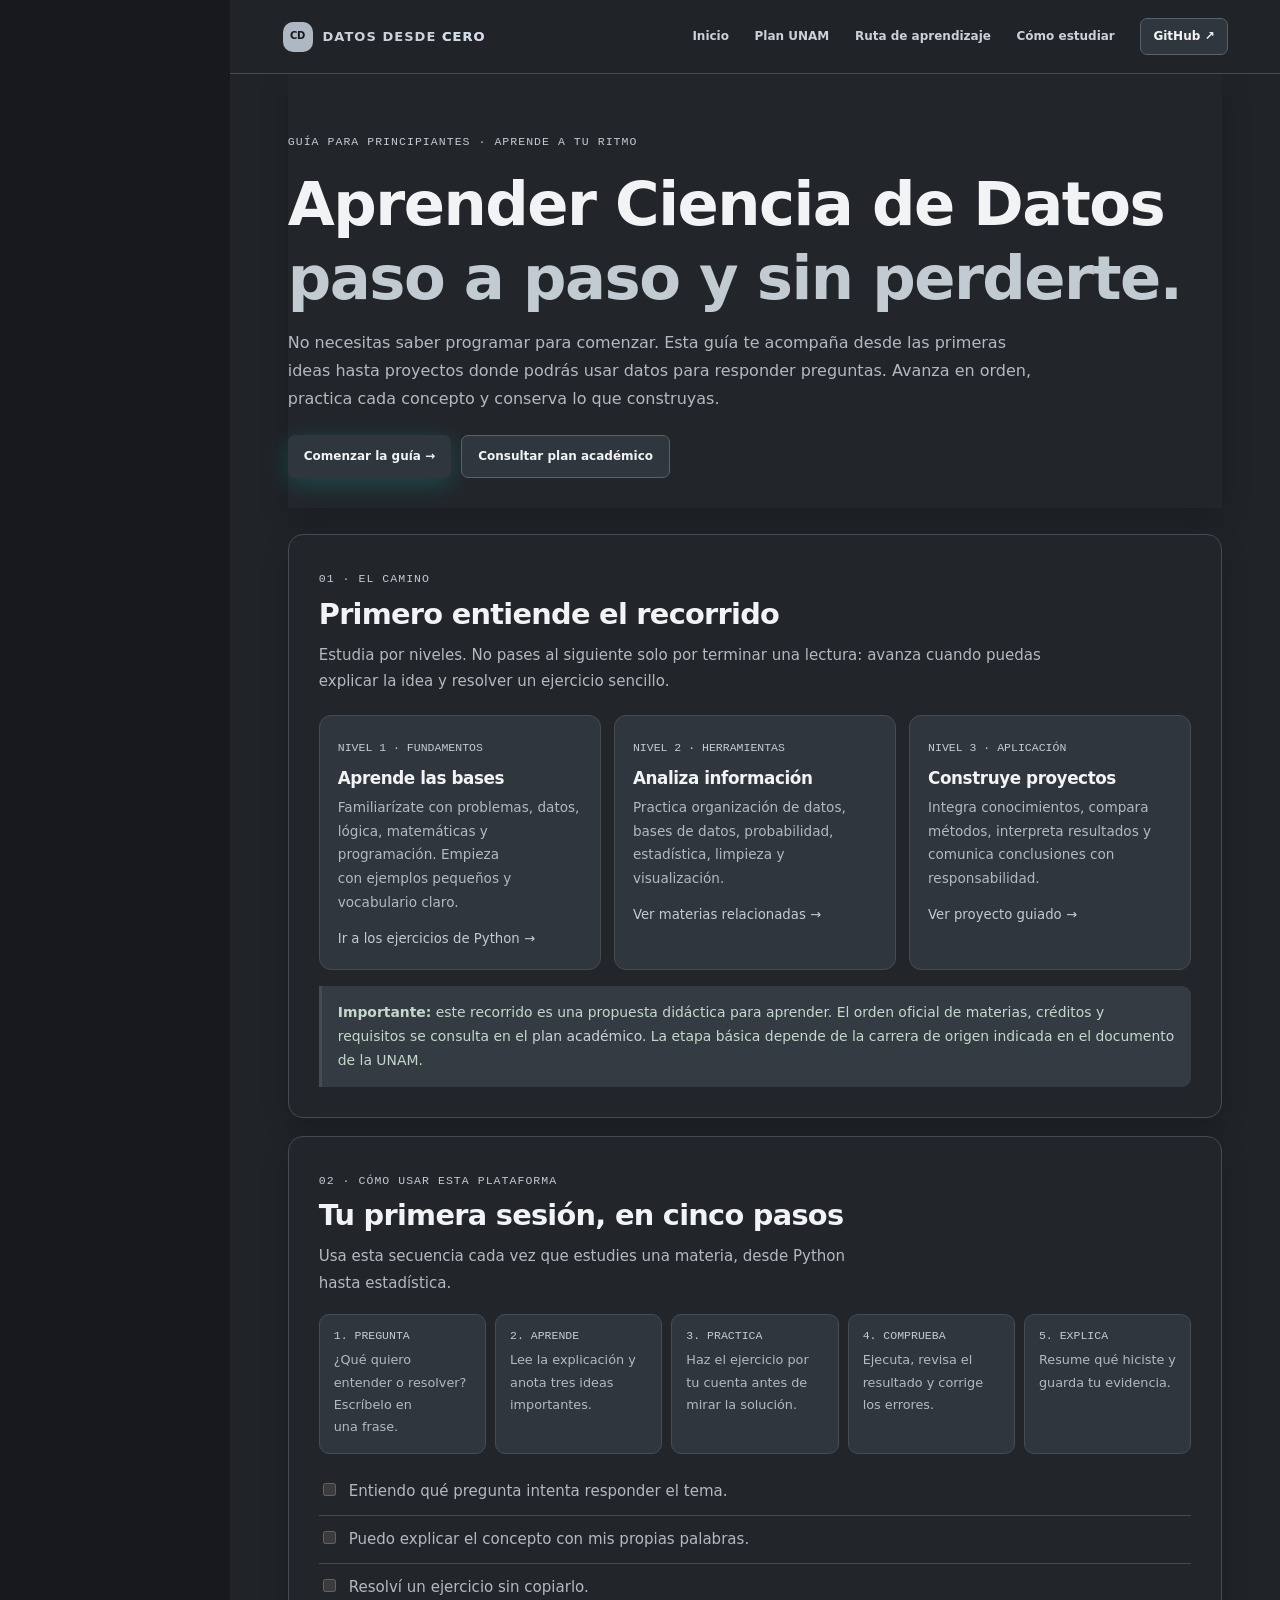
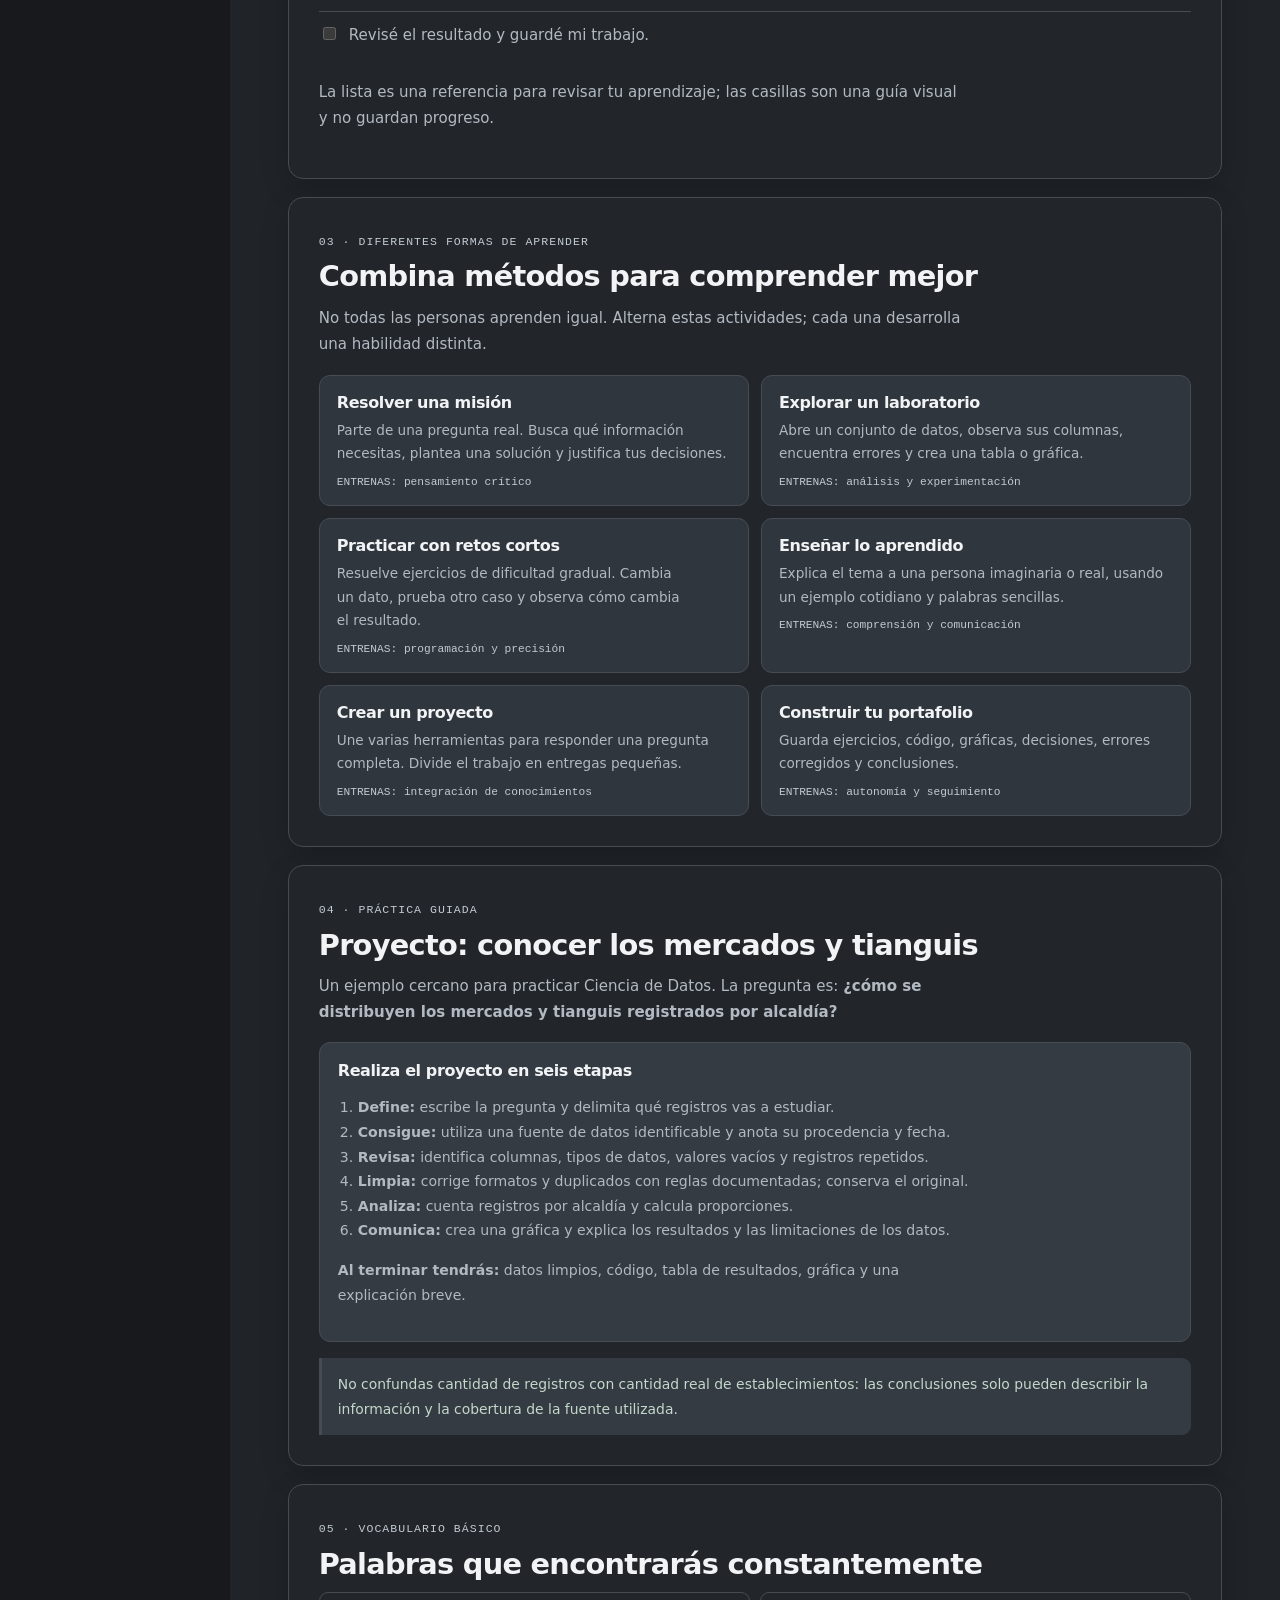
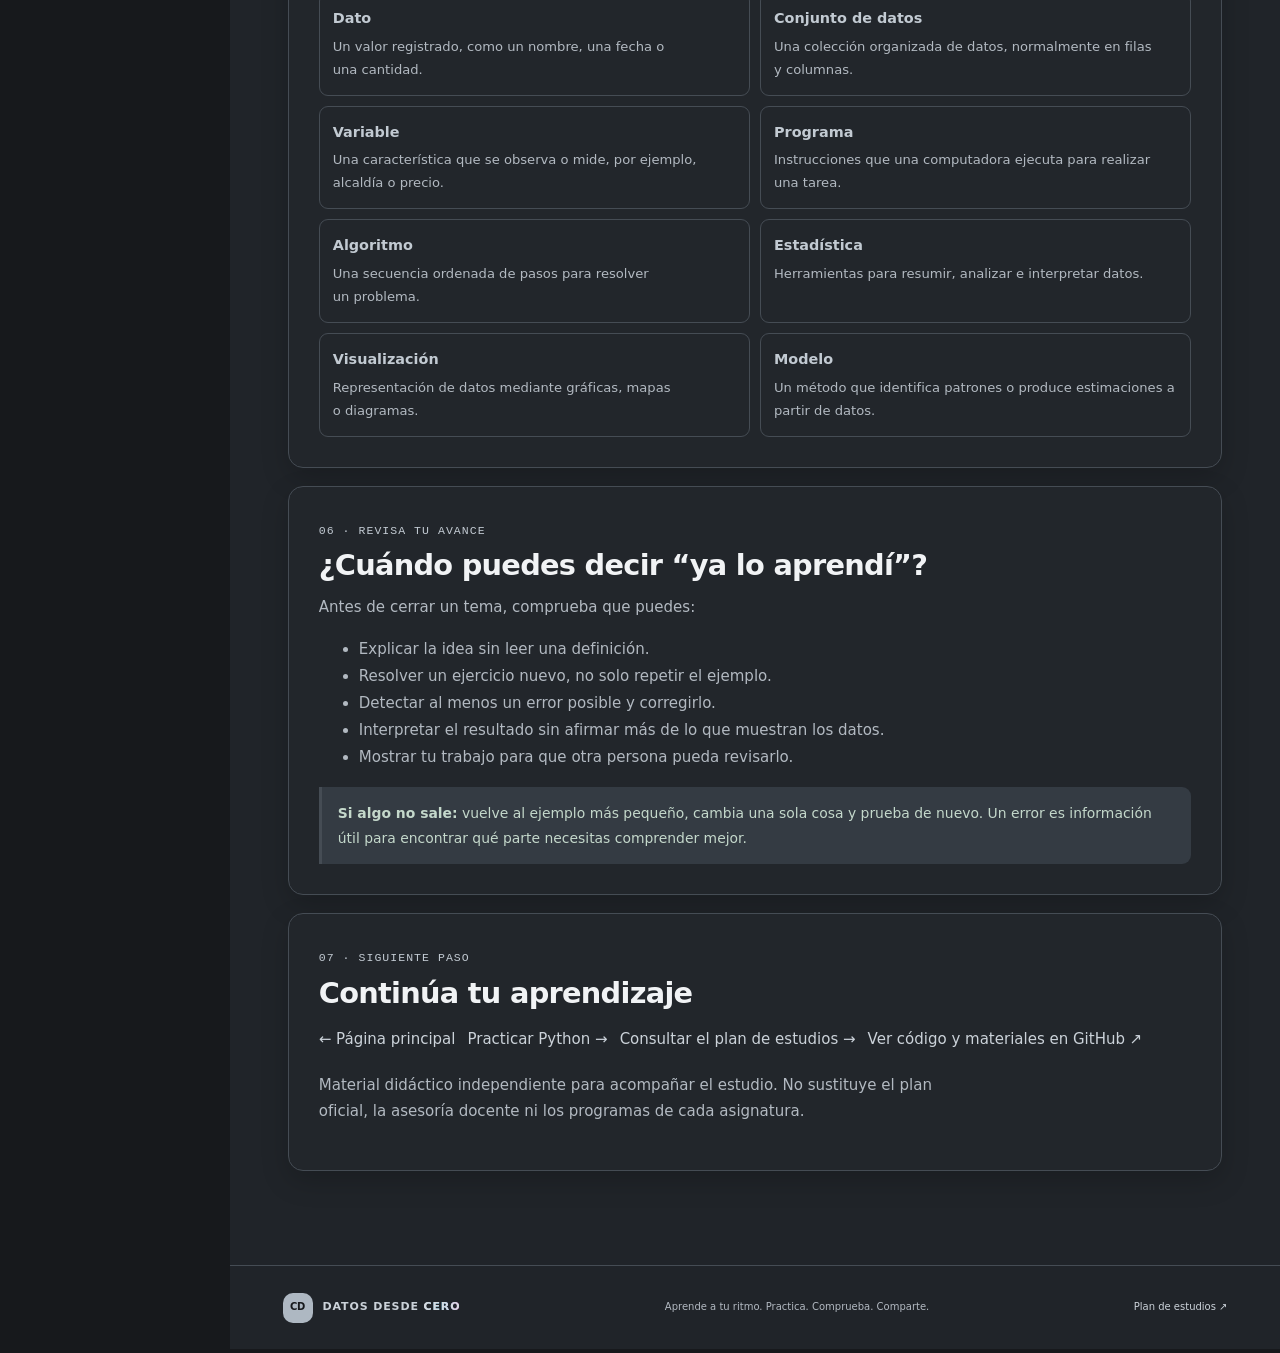
<file: formas-de-aprender.html>
<!doctype html>
<html lang="es">
<head>
<meta charset="utf-8"><meta name="viewport" content="width=device-width,initial-scale=1">
<meta name="description" content="Guía paso a paso para aprender Ciencia de Datos desde cero con explicaciones sencillas, práctica, proyectos y evidencias.">
<meta name="theme-color" content="#101713">
<title>Aprende Ciencia de Datos desde Cero | Guía paso a paso</title>
<link rel="stylesheet" href="styles.css?v=plataforma-integral-20261118">
<style>
:root{scroll-behavior:smooth}.guide-hero,.guide-main{width:min(1080px,89%);margin:auto}.guide-hero{padding:54px 0 30px}.guide-hero h1{font-size:clamp(2.2rem,5vw,3.8rem);line-height:1.08;letter-spacing:-.045em;margin:14px 0}.guide-hero h1 em{font-style:normal;color:var(--cyan)}.guide-hero>p{max-width:760px;color:var(--muted);font-size:1rem;line-height:1.85}.guide-kicker,.step-tag{font: .72rem 'DM Mono',monospace;letter-spacing:.09em;color:var(--cyan)}.guide-actions{display:flex;gap:10px;flex-wrap:wrap;margin-top:22px}.guide-main{padding:8px 0 76px}.guide-block{padding:clamp(18px,3vw,30px);margin:18px 0;background:var(--panel);border:1px solid var(--line);border-radius:15px}.guide-block h2{font-size:clamp(1.35rem,2.6vw,1.8rem);margin:7px 0 10px;letter-spacing:-.02em}.guide-block>p,.guide-block li{color:var(--muted);line-height:1.8;font-size:.94rem}.lead{max-width:780px}.path-grid{display:grid;grid-template-columns:repeat(3,1fr);gap:13px;margin-top:20px}.path-card{padding:18px;border:1px solid var(--line);border-radius:12px;background:#101c2d}.path-card .n{font: .72rem 'DM Mono',monospace;color:var(--cyan)}.path-card h3{font-size:1.05rem;margin:10px 0 7px}.path-card p{font-size:.85rem;line-height:1.7;color:var(--muted);margin:0}.path-card a{display:inline-block;margin-top:13px;color:var(--cyan);font-size:.83rem}.steps{display:grid;grid-template-columns:repeat(5,1fr);gap:9px;margin-top:18px}.step{padding:14px;border:1px solid var(--line);border-radius:10px;background:#101c2d}.step b{display:block;color:var(--cyan);font: .72rem 'DM Mono',monospace;margin-bottom:7px}.step p{font-size:.8rem;line-height:1.65;color:var(--muted);margin:0}.method-list{display:grid;grid-template-columns:repeat(2,1fr);gap:12px;margin-top:18px}.method{padding:17px;border:1px solid var(--line);border-radius:11px;background:#101c2d}.method h3{margin:0 0 6px;font-size:1rem}.method p{margin:0;color:var(--muted);font-size:.85rem;line-height:1.7}.method small{display:block;color:var(--cyan);font: .7rem 'DM Mono',monospace;margin-top:10px}.example{margin-top:15px;padding:18px;border-radius:11px;background:#0d1928;border:1px solid #2b405a}.example h3{margin:0 0 7px;font-size:1rem}.example p,.example li{font-size:.88rem;line-height:1.75;color:#c1cee0}.example ol,.example ul{padding-left:20px}.checklist{list-style:none;padding:0!important;margin:14px 0 0}.checklist li{padding:10px 0;border-bottom:1px solid var(--line);display:flex;gap:10px;align-items:flex-start}.checklist li:last-child{border:0}.checklist input{margin-top:5px;accent-color:#55c5d9;flex:none}.callout{margin-top:16px;padding:14px 16px;border-left:3px solid var(--cyan);background:#14283a;border-radius:0 9px 9px 0;color:#d0deec;font-size:.87rem;line-height:1.75}.terms{display:grid;grid-template-columns:repeat(2,1fr);gap:10px}.term{padding:13px;border:1px solid var(--line);border-radius:9px}.term b{color:var(--cyan);font-size:.9rem}.term p{margin:5px 0 0;color:var(--muted);font-size:.82rem;line-height:1.6}.final-links{display:flex;gap:12px;flex-wrap:wrap;margin-top:16px}.final-links a{color:var(--cyan)}.guide-foot{color:var(--muted);font-size:.78rem;margin-top:20px;line-height:1.7}
@media(max-width:760px){.path-grid{grid-template-columns:1fr}.steps{grid-template-columns:repeat(2,1fr)}.method-list,.terms{grid-template-columns:1fr}}@media(max-width:420px){.steps{grid-template-columns:1fr}.guide-hero{padding-top:35px}}
</style>
</head>
<body>
<header class="topbar">
<a class="brand" href="index.html"><span class="brand-mark">CD</span><span>DATOS DESDE <strong>CERO</strong></span></a>
<button class="menu-toggle" id="menuToggle" aria-label="Abrir menú" aria-expanded="false">☰</button>
<nav class="nav" id="mainNav"><a href="index.html">Inicio</a><a href="plan-estudios.html">Plan UNAM</a><a href="#ruta">Ruta de aprendizaje</a><a href="#metodos">Cómo estudiar</a><a class="nav-github" href="https://github.com/RealRata/mi-camino-en-ciencia-de-datos" target="_blank" rel="noopener">GitHub ↗</a></nav>
</header>
<main>
<section class="guide-hero">
<span class="guide-kicker">GUÍA PARA PRINCIPIANTES · APRENDE A TU RITMO</span>
<h1>Aprender Ciencia de Datos<br><em>paso a paso y sin perderte.</em></h1>
<p>No necesitas saber programar para comenzar. Esta guía te acompaña desde las primeras ideas hasta proyectos donde podrás usar datos para responder preguntas. Avanza en orden, practica cada concepto y conserva lo que construyas.</p>
<div class="guide-actions"><a class="button button-primary" href="#ruta">Comenzar la guía →</a><a class="button button-quiet" href="plan-estudios.html">Consultar plan académico</a></div>
</section>
<div class="guide-main">
<section class="guide-block" id="ruta">
<span class="step-tag">01 · EL CAMINO</span><h2>Primero entiende el recorrido</h2>
<p class="lead">Estudia por niveles. No pases al siguiente solo por terminar una lectura: avanza cuando puedas explicar la idea y resolver un ejercicio sencillo.</p>
<div class="path-grid">
<article class="path-card"><span class="n">NIVEL 1 · FUNDAMENTOS</span><h3>Aprende las bases</h3><p>Familiarízate con problemas, datos, lógica, matemáticas y programación. Empieza con ejemplos pequeños y vocabulario claro.</p><a href="index.html#python">Ir a los ejercicios de Python →</a></article>
<article class="path-card"><span class="n">NIVEL 2 · HERRAMIENTAS</span><h3>Analiza información</h3><p>Practica organización de datos, bases de datos, probabilidad, estadística, limpieza y visualización.</p><a href="plan-estudios.html">Ver materias relacionadas →</a></article>
<article class="path-card"><span class="n">NIVEL 3 · APLICACIÓN</span><h3>Construye proyectos</h3><p>Integra conocimientos, compara métodos, interpreta resultados y comunica conclusiones con responsabilidad.</p><a href="#proyecto">Ver proyecto guiado →</a></article>
</div>
<div class="callout"><strong>Importante:</strong> este recorrido es una propuesta didáctica para aprender. El orden oficial de materias, créditos y requisitos se consulta en el <a href="plan-estudios.html">plan académico</a>. La etapa básica depende de la carrera de origen indicada en el documento de la UNAM.</div>
</section>
<section class="guide-block" id="como-usar">
<span class="step-tag">02 · CÓMO USAR ESTA PLATAFORMA</span><h2>Tu primera sesión, en cinco pasos</h2>
<p>Usa esta secuencia cada vez que estudies una materia, desde Python hasta estadística.</p>
<div class="steps">
<div class="step"><b>1. PREGUNTA</b><p>¿Qué quiero entender o resolver? Escríbelo en una frase.</p></div>
<div class="step"><b>2. APRENDE</b><p>Lee la explicación y anota tres ideas importantes.</p></div>
<div class="step"><b>3. PRACTICA</b><p>Haz el ejercicio por tu cuenta antes de mirar la solución.</p></div>
<div class="step"><b>4. COMPRUEBA</b><p>Ejecuta, revisa el resultado y corrige los errores.</p></div>
<div class="step"><b>5. EXPLICA</b><p>Resume qué hiciste y guarda tu evidencia.</p></div>
</div>
<ul class="checklist">
<li><input type="checkbox" disabled><span>Entiendo qué pregunta intenta responder el tema.</span></li>
<li><input type="checkbox" disabled><span>Puedo explicar el concepto con mis propias palabras.</span></li>
<li><input type="checkbox" disabled><span>Resolví un ejercicio sin copiarlo.</span></li>
<li><input type="checkbox" disabled><span>Revisé el resultado y guardé mi trabajo.</span></li>
</ul>
<p class="guide-foot">La lista es una referencia para revisar tu aprendizaje; las casillas son una guía visual y no guardan progreso.</p>
</section>
<section class="guide-block" id="metodos">
<span class="step-tag">03 · DIFERENTES FORMAS DE APRENDER</span><h2>Combina métodos para comprender mejor</h2>
<p>No todas las personas aprenden igual. Alterna estas actividades; cada una desarrolla una habilidad distinta.</p>
<div class="method-list">
<article class="method"><h3>Resolver una misión</h3><p>Parte de una pregunta real. Busca qué información necesitas, plantea una solución y justifica tus decisiones.</p><small>ENTRENAS: pensamiento crítico</small></article>
<article class="method"><h3>Explorar un laboratorio</h3><p>Abre un conjunto de datos, observa sus columnas, encuentra errores y crea una tabla o gráfica.</p><small>ENTRENAS: análisis y experimentación</small></article>
<article class="method"><h3>Practicar con retos cortos</h3><p>Resuelve ejercicios de dificultad gradual. Cambia un dato, prueba otro caso y observa cómo cambia el resultado.</p><small>ENTRENAS: programación y precisión</small></article>
<article class="method"><h3>Enseñar lo aprendido</h3><p>Explica el tema a una persona imaginaria o real, usando un ejemplo cotidiano y palabras sencillas.</p><small>ENTRENAS: comprensión y comunicación</small></article>
<article class="method"><h3>Crear un proyecto</h3><p>Une varias herramientas para responder una pregunta completa. Divide el trabajo en entregas pequeñas.</p><small>ENTRENAS: integración de conocimientos</small></article>
<article class="method"><h3>Construir tu portafolio</h3><p>Guarda ejercicios, código, gráficas, decisiones, errores corregidos y conclusiones.</p><small>ENTRENAS: autonomía y seguimiento</small></article>
</div>
</section>
<section class="guide-block" id="proyecto">
<span class="step-tag">04 · PRÁCTICA GUIADA</span><h2>Proyecto: conocer los mercados y tianguis</h2>
<p>Un ejemplo cercano para practicar Ciencia de Datos. La pregunta es: <strong>¿cómo se distribuyen los mercados y tianguis registrados por alcaldía?</strong></p>
<div class="example"><h3>Realiza el proyecto en seis etapas</h3><ol>
<li><strong>Define:</strong> escribe la pregunta y delimita qué registros vas a estudiar.</li>
<li><strong>Consigue:</strong> utiliza una fuente de datos identificable y anota su procedencia y fecha.</li>
<li><strong>Revisa:</strong> identifica columnas, tipos de datos, valores vacíos y registros repetidos.</li>
<li><strong>Limpia:</strong> corrige formatos y duplicados con reglas documentadas; conserva el original.</li>
<li><strong>Analiza:</strong> cuenta registros por alcaldía y calcula proporciones.</li>
<li><strong>Comunica:</strong> crea una gráfica y explica los resultados y las limitaciones de los datos.</li>
</ol><p><strong>Al terminar tendrás:</strong> datos limpios, código, tabla de resultados, gráfica y una explicación breve.</p></div>
<div class="callout">No confundas cantidad de registros con cantidad real de establecimientos: las conclusiones solo pueden describir la información y la cobertura de la fuente utilizada.</div>
</section>
<section class="guide-block" id="vocabulario">
<span class="step-tag">05 · VOCABULARIO BÁSICO</span><h2>Palabras que encontrarás constantemente</h2>
<div class="terms">
<div class="term"><b>Dato</b><p>Un valor registrado, como un nombre, una fecha o una cantidad.</p></div>
<div class="term"><b>Conjunto de datos</b><p>Una colección organizada de datos, normalmente en filas y columnas.</p></div>
<div class="term"><b>Variable</b><p>Una característica que se observa o mide, por ejemplo, alcaldía o precio.</p></div>
<div class="term"><b>Programa</b><p>Instrucciones que una computadora ejecuta para realizar una tarea.</p></div>
<div class="term"><b>Algoritmo</b><p>Una secuencia ordenada de pasos para resolver un problema.</p></div>
<div class="term"><b>Estadística</b><p>Herramientas para resumir, analizar e interpretar datos.</p></div>
<div class="term"><b>Visualización</b><p>Representación de datos mediante gráficas, mapas o diagramas.</p></div>
<div class="term"><b>Modelo</b><p>Un método que identifica patrones o produce estimaciones a partir de datos.</p></div>
</div>
</section>
<section class="guide-block" id="evaluacion">
<span class="step-tag">06 · REVISA TU AVANCE</span><h2>¿Cuándo puedes decir “ya lo aprendí”?</h2>
<p>Antes de cerrar un tema, comprueba que puedes:</p>
<ul><li>Explicar la idea sin leer una definición.</li><li>Resolver un ejercicio nuevo, no solo repetir el ejemplo.</li><li>Detectar al menos un error posible y corregirlo.</li><li>Interpretar el resultado sin afirmar más de lo que muestran los datos.</li><li>Mostrar tu trabajo para que otra persona pueda revisarlo.</li></ul>
<div class="callout"><strong>Si algo no sale:</strong> vuelve al ejemplo más pequeño, cambia una sola cosa y prueba de nuevo. Un error es información útil para encontrar qué parte necesitas comprender mejor.</div>
</section>
<section class="guide-block">
<span class="step-tag">07 · SIGUIENTE PASO</span><h2>Continúa tu aprendizaje</h2>
<div class="final-links"><a href="index.html">← Página principal</a><a href="index.html#python">Practicar Python →</a><a href="plan-estudios.html">Consultar el plan de estudios →</a><a href="https://github.com/RealRata/mi-camino-en-ciencia-de-datos" target="_blank" rel="noopener">Ver código y materiales en GitHub ↗</a></div>
<p class="guide-foot">Material didáctico independiente para acompañar el estudio. No sustituye el plan oficial, la asesoría docente ni los programas de cada asignatura.</p>
</section>
</div></main>
<footer class="footer"><a class="brand" href="index.html"><span class="brand-mark">CD</span><span>DATOS DESDE <strong>CERO</strong></span></a><p>Aprende a tu ritmo. Practica. Comprueba. Comparte.</p><a href="plan-estudios.html">Plan de estudios ↗</a></footer>
<script src="script.js" defer></script>
</body></html>
</file>
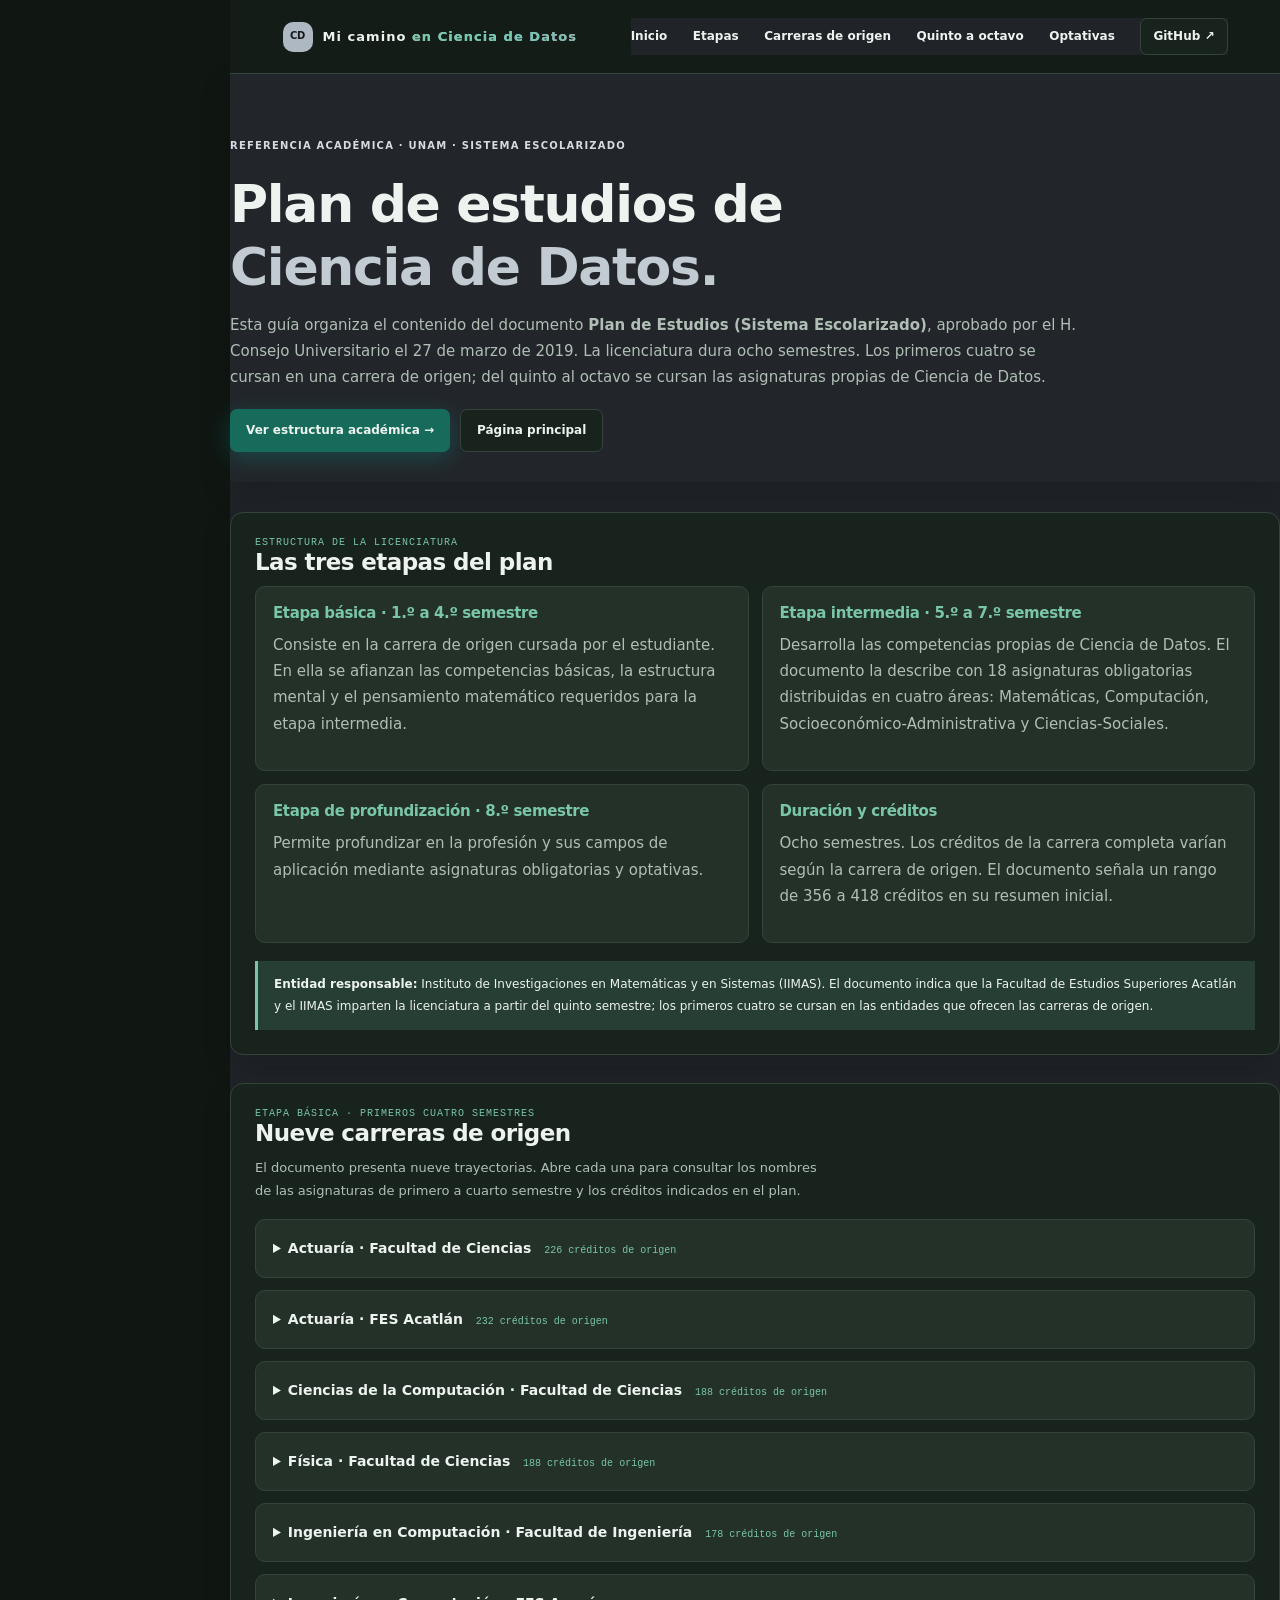
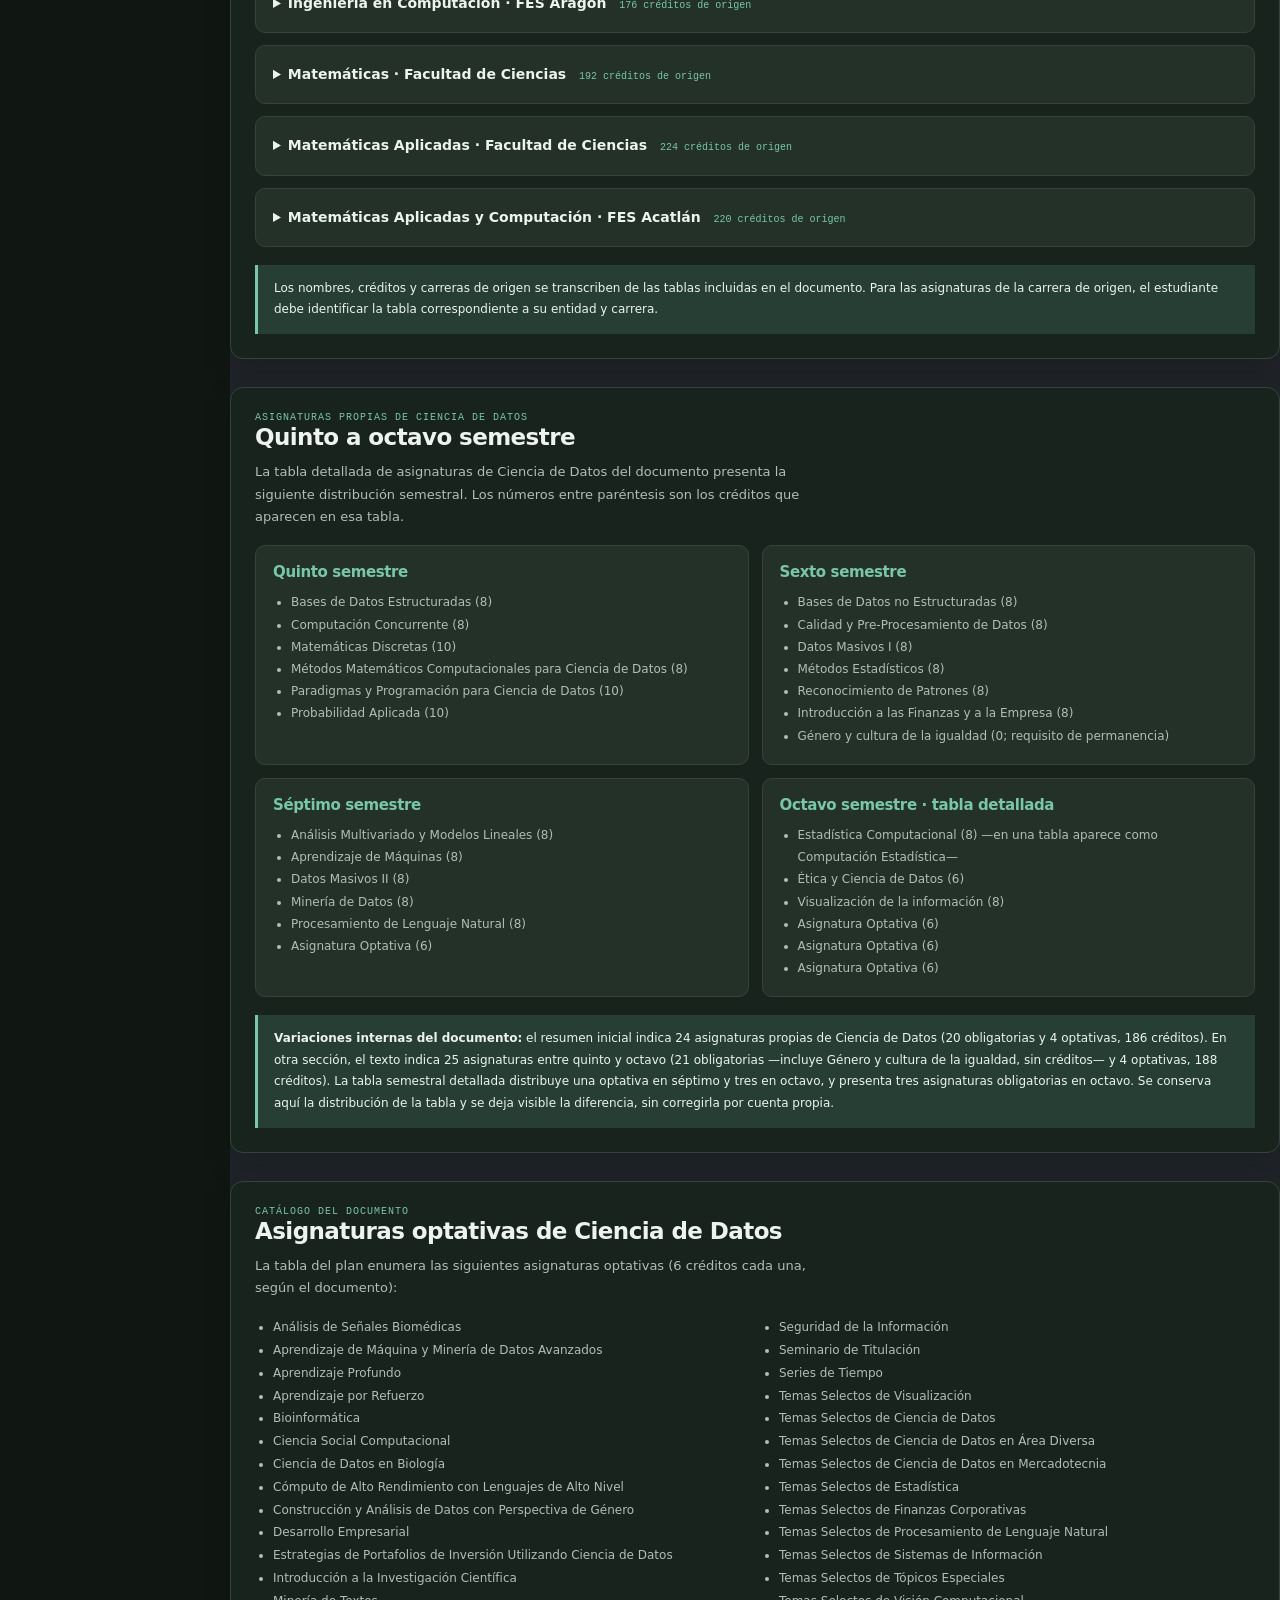
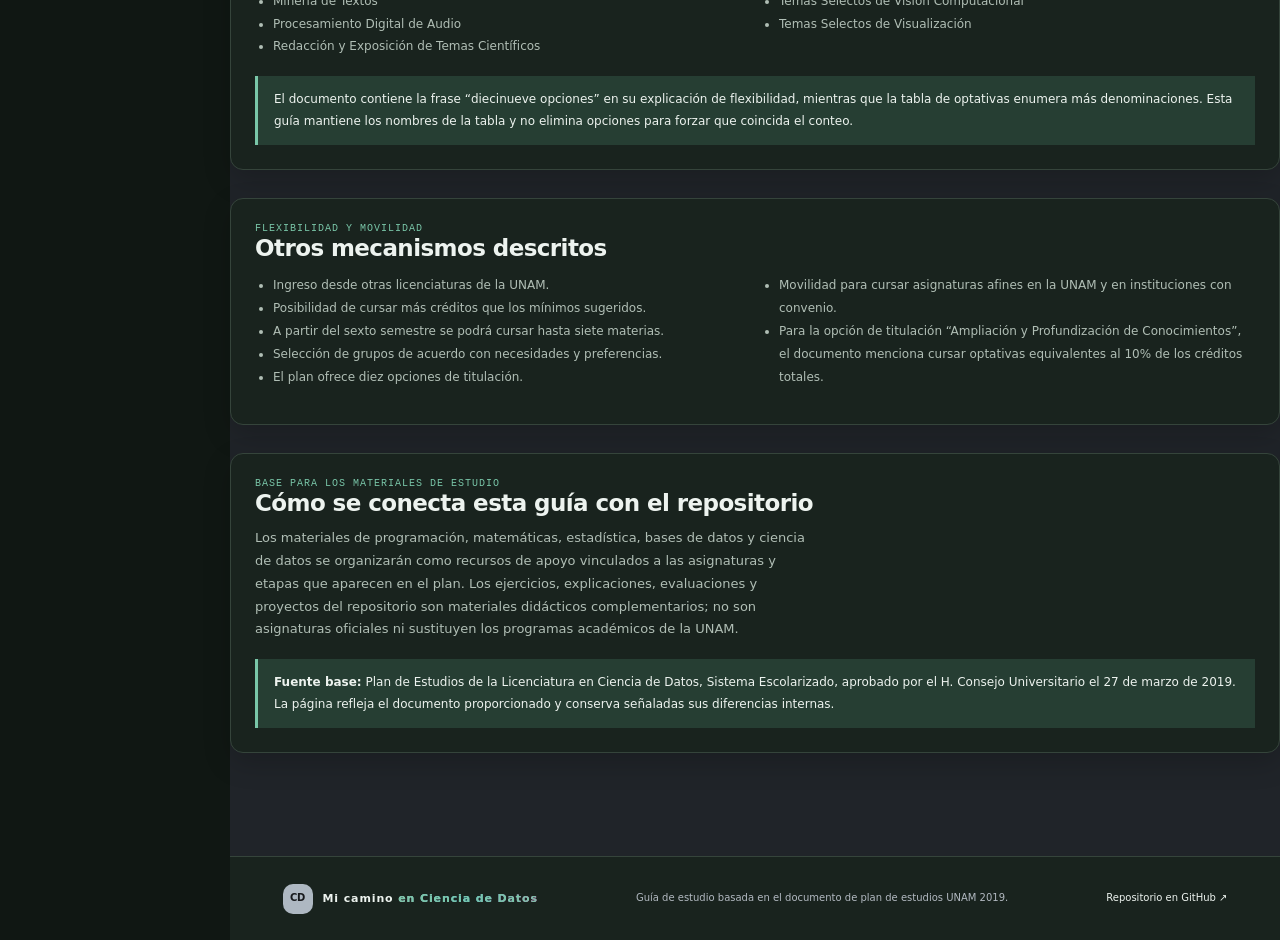
<file: plan-estudios.html>
<!doctype html>
<html lang="es">
<head>
<meta charset="utf-8"><meta name="viewport" content="width=device-width, initial-scale=1"><meta name="theme-color" content="#101713">
<meta name="description" content="Guía de estudio basada en el Plan de Estudios de la Licenciatura en Ciencia de Datos de la UNAM, sistema escolarizado, aprobado en 2019.">
<title>Plan de estudios UNAM | Ciencia de Datos desde Cero</title><link rel="stylesheet" href="styles.css?v=plataforma-integral-20261118">
<style>
.plan-hero{max-width:1160px;margin:auto;padding:58px 0 30px}.plan-hero h1{font-size:clamp(34px,5vw,52px);line-height:1.1;letter-spacing:-2px;margin:12px 0}.plan-hero h1 span{color:var(--green)}.plan-hero p{max-width:850px;color:var(--muted);line-height:1.8}.plan-wrap{max-width:1160px;margin:auto;padding:10px 0 75px}.plan-section{margin:20px 0 28px;padding:24px;background:var(--panel);border:1px solid var(--line);border-radius:13px}.plan-section h2{font-size:23px;margin:0 0 10px}.plan-section>p{font-size:13px;color:var(--muted);line-height:1.8}.plan-grid{display:grid;grid-template-columns:repeat(2,minmax(0,1fr));gap:13px}.semester-card,.origin-card{background:#0d1828;border:1px solid #2a3b52;border-radius:10px;padding:17px}.semester-card h3,.origin-card h3{font-size:15px;color:var(--green);margin:0 0 10px}.semester-card ul,.origin-card ul{margin:0;padding-left:18px;color:#c5d2e4;font-size:12px;line-height:1.85}.origin-card{margin:12px 0}.origin-card summary{cursor:pointer;font-size:14px;font-weight:700;color:#edf3ff}.origin-card summary span{color:var(--green);font:10px 'DM Mono',monospace;margin-left:8px}.origin-content{padding-top:15px}.origin-content h4{font-size:12px;color:var(--green);margin:12px 0 5px}.origin-semesters{display:grid;grid-template-columns:repeat(2,minmax(0,1fr));gap:10px}.note{border-left:3px solid var(--green);padding:13px 16px;background:#17251f;color:#c9d7c7;font-size:12px;line-height:1.8;margin-top:18px}.opt-list{columns:2;column-gap:30px;padding-left:18px;color:#c5d2e4;font-size:12px;line-height:1.9}.meta-line{font:10px 'DM Mono',monospace;color:var(--green);letter-spacing:1px}.action-row{display:flex;gap:10px;flex-wrap:wrap;margin-top:18px}
@media(max-width:1200px){.plan-hero,.plan-wrap{margin-left:5.5%;margin-right:5.5%}}@media(max-width:680px){.plan-grid,.origin-semesters{grid-template-columns:1fr}.plan-section{padding:17px}.opt-list{columns:1}.plan-hero{padding-top:38px}}

/* Corrección de contraste: plan UNAM */
.plan-hero, .plan-wrap { color: var(--text); }
.plan-hero h1, .plan-section h2, .plan-section h3,
.plan-section h4, .plan-section strong, .origin-card summary,
.plan-section label { color: var(--text) !important; }
.plan-hero p, .plan-section p, .plan-section li,
.plan-section .opt-list, .origin-content { color: var(--muted) !important; }
.plan-section, .semester-card, .origin-card,
.origin-content, .origin-semesters > div {
  background: var(--surface) !important;
  color: var(--text) !important;
  border-color: var(--line) !important;
}
.semester-card h3, .origin-card h3, .origin-content h4,
.origin-card summary span, .meta-line { color: var(--accent) !important; }
.note {
  background: var(--accent-soft) !important;
  color: var(--text) !important;
  border-left-color: var(--accent) !important;
}
.origin-card summary { color: var(--text) !important; }
.origin-card[open] { background: var(--surface) !important; }
.plan-section a { color: var(--accent) !important; }


/* Tema oscuro autosuficiente: evita depender de variables o caché del CSS externo */
html, body { background:#101713 !important; color:#edf3ef !important; color-scheme:dark !important; }
body { min-height:100vh; }
.topbar { background:rgba(20,29,24,.97) !important; border-color:#35443b !important; }
.topbar, .topbar a, .brand, .nav { color:#edf3ef !important; }
.brand strong, .nav a:hover { color:#79c6a8 !important; }
.nav .nav-github { background:#19231e !important; color:#edf3ef !important; border-color:#35443b !important; }
.plan-hero h1, .plan-section h2, .plan-section h3, .plan-section h4,
.plan-section strong, .origin-card summary { color:#edf3ef !important; }
.plan-hero p, .plan-section p, .plan-section li, .origin-content,
.semester-card ul, .origin-card ul, .opt-list { color:#b0beb5 !important; }
.plan-section { background:#19231e !important; color:#edf3ef !important; border:1px solid #35443b !important; }
.semester-card, .origin-card, .origin-semesters > div {
  background:#243129 !important; color:#edf3ef !important; border:1px solid #35443b !important;
}
.semester-card h3, .origin-card h3, .origin-content h4,
.origin-card summary span, .meta-line { color:#79c6a8 !important; }
.note { background:#263e33 !important; color:#edf3ef !important; border-left:3px solid #79c6a8 !important; }
.plan-section a { color:#79c6a8 !important; }
.button, .button-quiet, .button-primary { color:#edf3ef !important; }
.button-primary { background:#176b5b !important; border-color:#176b5b !important; }
.button-quiet { background:#19231e !important; border-color:#35443b !important; }
.footer { background:#19231e !important; color:#b0beb5 !important; border-color:#35443b !important; }
.footer a { color:#edf3ef !important; }
@media(max-width:760px) { .nav { background:#141d18 !important; } }

</style></head>
<body>
<header class="topbar"><a class="brand" href="index.html"><span class="brand-mark">CD</span><span>Mi camino <strong>en Ciencia de Datos</strong></span></a><nav class="nav" style="display:flex"><a href="index.html">Inicio</a><a href="#etapas">Etapas</a><a href="#origen">Carreras de origen</a><a href="#materias">Quinto a octavo</a><a href="#optativas">Optativas</a><a class="nav-github" href="https://github.com/RealRata/mi-camino-en-ciencia-de-datos" target="_blank" rel="noopener">GitHub ↗</a></nav></header>
<main>
<section class="plan-hero"><span class="eyebrow">REFERENCIA ACADÉMICA · UNAM · SISTEMA ESCOLARIZADO</span><h1>Plan de estudios de<br><span>Ciencia de Datos.</span></h1>
<p>Esta guía organiza el contenido del documento <strong>Plan de Estudios (Sistema Escolarizado)</strong>, aprobado por el H. Consejo Universitario el 27 de marzo de 2019. La licenciatura dura ocho semestres. Los primeros cuatro se cursan en una carrera de origen; del quinto al octavo se cursan las asignaturas propias de Ciencia de Datos.</p>
<div class="action-row"><a class="button button-primary" href="#etapas">Ver estructura académica →</a><a class="button button-quiet" href="index.html">Página principal</a></div></section>
<div class="plan-wrap">
<section class="plan-section" id="etapas"><div class="meta-line">ESTRUCTURA DE LA LICENCIATURA</div><h2>Las tres etapas del plan</h2><div class="plan-grid">
<article class="semester-card"><h3>Etapa básica · 1.º a 4.º semestre</h3><p>Consiste en la carrera de origen cursada por el estudiante. En ella se afianzan las competencias básicas, la estructura mental y el pensamiento matemático requeridos para la etapa intermedia.</p></article>
<article class="semester-card"><h3>Etapa intermedia · 5.º a 7.º semestre</h3><p>Desarrolla las competencias propias de Ciencia de Datos. El documento la describe con 18 asignaturas obligatorias distribuidas en cuatro áreas: Matemáticas, Computación, Socioeconómico-Administrativa y Ciencias-Sociales.</p></article>
<article class="semester-card"><h3>Etapa de profundización · 8.º semestre</h3><p>Permite profundizar en la profesión y sus campos de aplicación mediante asignaturas obligatorias y optativas.</p></article>
<article class="semester-card"><h3>Duración y créditos</h3><p>Ocho semestres. Los créditos de la carrera completa varían según la carrera de origen. El documento señala un rango de 356 a 418 créditos en su resumen inicial.</p></article></div>
<div class="note"><strong>Entidad responsable:</strong> Instituto de Investigaciones en Matemáticas y en Sistemas (IIMAS). El documento indica que la Facultad de Estudios Superiores Acatlán y el IIMAS imparten la licenciatura a partir del quinto semestre; los primeros cuatro se cursan en las entidades que ofrecen las carreras de origen.</div></section>
<section class="plan-section" id="origen"><div class="meta-line">ETAPA BÁSICA · PRIMEROS CUATRO SEMESTRES</div><h2>Nueve carreras de origen</h2><p>El documento presenta nueve trayectorias. Abre cada una para consultar los nombres de las asignaturas de primero a cuarto semestre y los créditos indicados en el plan.</p>
<details class="origin-card"><summary>Actuaría · Facultad de Ciencias <span>226 créditos de origen</span></summary><div class="origin-content"><div class="origin-semesters">
<div><h4>Primer semestre</h4><ul><li>Álgebra Superior I</li><li>Cálculo Diferencial e Integral I</li><li>Geometría Analítica I</li><li>Inglés I (sin créditos)</li><li>Teoría del Seguro</li></ul><h4>Segundo semestre</h4><ul><li>Álgebra Superior II</li><li>Cálculo Diferencial e Integral II</li><li>Contabilidad</li><li>Geometría Analítica II</li><li>Inglés II (sin créditos)</li><li>Programación</li></ul></div>
<div><h4>Tercer semestre</h4><ul><li>Álgebra Lineal I</li><li>Cálculo Diferencial e Integral III</li><li>Inglés III (sin créditos)</li><li>Manejo de Datos</li><li>Matemáticas Financieras</li><li>Probabilidad I</li></ul><h4>Cuarto semestre</h4><ul><li>Cálculo Diferencial e Integral IV</li><li>Ecuaciones Diferenciales I</li><li>Inglés IV (sin créditos)</li><li>Investigación de Operaciones</li><li>Matemáticas Actuariales del Seguro de Personas I</li><li>Probabilidad II</li></ul></div></div></div></details>
<details class="origin-card"><summary>Actuaría · FES Acatlán <span>232 créditos de origen</span></summary><div class="origin-content"><div class="origin-semesters"><div><h4>Primer semestre</h4><ul><li>Álgebra Superior I</li><li>Algoritmos y Programación</li><li>Cálculo Diferencial e Integral I</li><li>Geometría Analítica I</li><li>Seguro de Vida</li></ul><h4>Segundo semestre</h4><ul><li>Álgebra Superior II</li><li>Bases de Datos</li><li>Cálculo Diferencial e Integral II</li><li>Geometría Analítica II</li><li>Inglés I</li><li>Problemas Socioeconómicos del México Actual</li><li>Seguro de Daños</li></ul></div><div><h4>Tercer semestre</h4><ul><li>Álgebra Lineal I</li><li>Cálculo Diferencial e Integral III</li><li>Contabilidad</li><li>Inglés II</li><li>Matemáticas Financieras I</li><li>Probabilidad I</li></ul><h4>Cuarto semestre</h4><ul><li>Álgebra Lineal II</li><li>Cálculo Diferencial e Integral IV</li><li>Estadística I</li><li>Inglés III</li><li>Investigación de Operaciones I</li><li>Matemáticas Financieras II</li></ul></div></div></div></details>
<details class="origin-card"><summary>Ciencias de la Computación · Facultad de Ciencias <span>188 créditos de origen</span></summary><div class="origin-content"><div class="origin-semesters"><div><h4>Primer semestre</h4><ul><li>Álgebra Superior I</li><li>Estructuras Discretas</li><li>Inglés I</li><li>Introducción a las Ciencias de la Computación</li><li>Matemáticas para las Ciencias Aplicadas I</li></ul><h4>Segundo semestre</h4><ul><li>Álgebra Superior II</li><li>Estructuras de Datos</li><li>Gráficas y Juegos</li><li>Inglés II</li><li>Matemáticas para las Ciencias Aplicadas II</li></ul></div><div><h4>Tercer semestre</h4><ul><li>Álgebra Lineal I</li><li>Inglés III</li><li>Matemáticas para las Ciencias Aplicadas III</li><li>Modelado y Programación</li><li>Probabilidad I</li></ul><h4>Cuarto semestre</h4><ul><li>Autómatas y Lenguajes Formales</li><li>Inglés IV</li><li>Lógica Computacional</li><li>Matemáticas para las Ciencias Aplicadas IV</li><li>Organización y Arquitectura de Computadoras</li></ul></div></div></div></details>
<details class="origin-card"><summary>Física · Facultad de Ciencias <span>188 créditos de origen</span></summary><div class="origin-content"><div class="origin-semesters"><div><h4>Primer semestre</h4><ul><li>Álgebra</li><li>Cálculo Diferencial e Integral I</li><li>Computación</li><li>Física Contemporánea</li><li>Geometría Analítica I</li></ul><h4>Segundo semestre</h4><ul><li>Cálculo Diferencial e Integral II</li><li>Geometría Analítica II</li><li>Laboratorio de Mecánica</li><li>Mecánica Vectorial</li></ul></div><div><h4>Tercer semestre</h4><ul><li>Álgebra Lineal I</li><li>Cálculo Diferencial e Integral III</li><li>Fenómenos Colectivos</li><li>Laboratorio de Fenómenos Colectivos</li></ul><h4>Cuarto semestre</h4><ul><li>Cálculo Diferencial e Integral IV</li><li>Ecuaciones Diferenciales I</li><li>Electromagnetismo I</li><li>Laboratorio de Electromagnetismo</li></ul></div></div></div></details>
<details class="origin-card"><summary>Ingeniería en Computación · Facultad de Ingeniería <span>178 créditos de origen</span></summary><div class="origin-content"><div class="origin-semesters"><div><h4>Primer semestre</h4><ul><li>Álgebra</li><li>Cálculo y Geometría Analítica</li><li>Fundamentos de Física</li><li>Fundamentos de Programación</li><li>Química</li><li>Igualdad de Género en Ingeniería</li></ul><h4>Segundo semestre</h4><ul><li>Álgebra Lineal</li><li>Cálculo Integral</li><li>Estructura de Datos y Algoritmos I</li><li>Mecánica</li><li>Redacción y Exposición de Temas de Ingeniería</li></ul></div><div><h4>Tercer semestre</h4><ul><li>Cálculo Vectorial</li><li>Cultura y Comunicación</li><li>Ecuaciones Diferenciales</li><li>Estructura de Datos y Algoritmos II</li><li>Probabilidad</li><li>Programación Orientada a Objetos</li></ul><h4>Cuarto semestre</h4><ul><li>Análisis Numérico</li><li>Electricidad y Magnetismo</li><li>Estructuras Discretas</li><li>Fundamentos de Estadística</li><li>Matemáticas Avanzadas</li></ul></div></div></div></details>
<details class="origin-card"><summary>Ingeniería en Computación · FES Aragón <span>176 créditos de origen</span></summary><div class="origin-content"><div class="origin-semesters"><div><h4>Primer semestre</h4><ul><li>Álgebra</li><li>Cálculo Diferencial e Integral</li><li>Computadoras y Programación</li><li>Geometría Analítica</li><li>Introducción a la Ingeniería en Computación</li></ul><h4>Segundo semestre</h4><ul><li>Álgebra Lineal</li><li>Cálculo Vectorial</li><li>Comunicación</li><li>Emprendimiento 1</li><li>Programación Orientada a Objetos</li><li>Taller de Creatividad e Innovación</li></ul></div><div><h4>Tercer semestre</h4><ul><li>Ecuaciones Diferenciales</li><li>Electricidad y Magnetismo (L)</li><li>Emprendimiento 2</li><li>Estructura de Datos</li><li>Métodos Numéricos</li></ul><h4>Cuarto semestre</h4><ul><li>Bases de Datos 1</li><li>Dispositivos Electrónicos (L)</li><li>Emprendimiento 3</li><li>Matemáticas Discretas</li><li>Probabilidad y Estadística</li></ul></div></div></div></details>
<details class="origin-card"><summary>Matemáticas · Facultad de Ciencias <span>192 créditos de origen</span></summary><div class="origin-content"><div class="origin-semesters"><div><h4>Primer semestre</h4><ul><li>Cálculo Diferencial e Integral I</li><li>Álgebra Superior I</li><li>Geometría Analítica I</li><li>Geometría Moderna I</li></ul><h4>Segundo semestre</h4><ul><li>Cálculo Diferencial e Integral II</li><li>Álgebra Superior II</li><li>Geometría Analítica II</li><li>Optativa del Bloque I</li></ul></div><div><h4>Tercer semestre</h4><ul><li>Cálculo Diferencial e Integral III</li><li>Álgebra Lineal I</li><li>Optativa del Bloque I (dos asignaturas)</li></ul><h4>Cuarto semestre</h4><ul><li>Cálculo Diferencial e Integral IV</li><li>Álgebra Lineal II</li><li>Ecuaciones Diferenciales I</li><li>Optativa del Bloque I</li></ul></div></div></div></details>
<details class="origin-card"><summary>Matemáticas Aplicadas · Facultad de Ciencias <span>224 créditos de origen</span></summary><div class="origin-content"><div class="origin-semesters"><div><h4>Primer semestre</h4><ul><li>Álgebra Superior I</li><li>Cálculo Diferencial e Integral I</li><li>Geometría Analítica I</li><li>Introducción a las Matemáticas Discretas</li><li>Taller de Herramientas Computacionales</li></ul><h4>Segundo semestre</h4><ul><li>Álgebra Superior II</li><li>Cálculo Diferencial e Integral II</li><li>Inglés I (sin créditos)</li><li>Ciencia Básica</li><li>Geometría Analítica I</li><li>Programación</li></ul></div><div><h4>Tercer semestre</h4><ul><li>Álgebra Lineal I</li><li>Cálculo Diferencial e Integral III</li><li>Inglés II (sin créditos)</li><li>Manejo de Datos</li><li>Probabilidad I</li><li>Taller de Modelación I</li></ul><h4>Cuarto semestre</h4><ul><li>Álgebra Lineal II</li><li>Cálculo Diferencial e Integral IV</li><li>Ecuaciones Diferenciales I</li><li>Inglés III (sin créditos)</li><li>Investigación de Operaciones</li><li>Probabilidad II</li></ul></div></div></div></details>
<details class="origin-card"><summary>Matemáticas Aplicadas y Computación · FES Acatlán <span>220 créditos de origen</span></summary><div class="origin-content"><div class="origin-semesters"><div><h4>Primer semestre</h4><ul><li>Álgebra Superior</li><li>Cálculo I</li><li>Lógica Matemática</li><li>Organización de Computadora</li><li>Programación I</li><li>Solución Algorítmica de Problemas</li></ul><h4>Segundo semestre</h4><ul><li>Álgebra Lineal</li><li>Cálculo II</li><li>Geometría del Espacio</li><li>Inglés Intermedio I</li><li>Programación II</li><li>Redes de Cómputo</li></ul></div><div><h4>Tercer semestre</h4><ul><li>Cálculo III</li><li>Estructuras de Datos</li><li>Inglés Intermedio II</li><li>Matemáticas Discretas</li><li>Métodos Numéricos I</li><li>Programación Orientada a Objetos</li></ul><h4>Cuarto semestre</h4><ul><li>Bases de Datos</li><li>Cálculo IV</li><li>Inglés Avanzado I</li><li>Métodos Numéricos II</li><li>Probabilidad</li><li>Teoría de Gráficas</li></ul></div></div></div></details>
<div class="note">Los nombres, créditos y carreras de origen se transcriben de las tablas incluidas en el documento. Para las asignaturas de la carrera de origen, el estudiante debe identificar la tabla correspondiente a su entidad y carrera.</div></section>
<section class="plan-section" id="materias"><div class="meta-line">ASIGNATURAS PROPIAS DE CIENCIA DE DATOS</div><h2>Quinto a octavo semestre</h2><p>La tabla detallada de asignaturas de Ciencia de Datos del documento presenta la siguiente distribución semestral. Los números entre paréntesis son los créditos que aparecen en esa tabla.</p>
<div class="plan-grid">
<article class="semester-card"><h3>Quinto semestre</h3><ul><li>Bases de Datos Estructuradas (8)</li><li>Computación Concurrente (8)</li><li>Matemáticas Discretas (10)</li><li>Métodos Matemáticos Computacionales para Ciencia de Datos (8)</li><li>Paradigmas y Programación para Ciencia de Datos (10)</li><li>Probabilidad Aplicada (10)</li></ul></article>
<article class="semester-card"><h3>Sexto semestre</h3><ul><li>Bases de Datos no Estructuradas (8)</li><li>Calidad y Pre-Procesamiento de Datos (8)</li><li>Datos Masivos I (8)</li><li>Métodos Estadísticos (8)</li><li>Reconocimiento de Patrones (8)</li><li>Introducción a las Finanzas y a la Empresa (8)</li><li>Género y cultura de la igualdad (0; requisito de permanencia)</li></ul></article>
<article class="semester-card"><h3>Séptimo semestre</h3><ul><li>Análisis Multivariado y Modelos Lineales (8)</li><li>Aprendizaje de Máquinas (8)</li><li>Datos Masivos II (8)</li><li>Minería de Datos (8)</li><li>Procesamiento de Lenguaje Natural (8)</li><li>Asignatura Optativa (6)</li></ul></article>
<article class="semester-card"><h3>Octavo semestre · tabla detallada</h3><ul><li>Estadística Computacional (8) —en una tabla aparece como Computación Estadística—</li><li>Ética y Ciencia de Datos (6)</li><li>Visualización de la información (8)</li><li>Asignatura Optativa (6)</li><li>Asignatura Optativa (6)</li><li>Asignatura Optativa (6)</li></ul></article>
</div>
<div class="note"><strong>Variaciones internas del documento:</strong> el resumen inicial indica 24 asignaturas propias de Ciencia de Datos (20 obligatorias y 4 optativas, 186 créditos). En otra sección, el texto indica 25 asignaturas entre quinto y octavo (21 obligatorias —incluye Género y cultura de la igualdad, sin créditos— y 4 optativas, 188 créditos). La tabla semestral detallada distribuye una optativa en séptimo y tres en octavo, y presenta tres asignaturas obligatorias en octavo. Se conserva aquí la distribución de la tabla y se deja visible la diferencia, sin corregirla por cuenta propia.</div></section>
<section class="plan-section" id="optativas"><div class="meta-line">CATÁLOGO DEL DOCUMENTO</div><h2>Asignaturas optativas de Ciencia de Datos</h2><p>La tabla del plan enumera las siguientes asignaturas optativas (6 créditos cada una, según el documento):</p>
<ul class="opt-list"><li>Análisis de Señales Biomédicas</li><li>Aprendizaje de Máquina y Minería de Datos Avanzados</li><li>Aprendizaje Profundo</li><li>Aprendizaje por Refuerzo</li><li>Bioinformática</li><li>Ciencia Social Computacional</li><li>Ciencia de Datos en Biología</li><li>Cómputo de Alto Rendimiento con Lenguajes de Alto Nivel</li><li>Construcción y Análisis de Datos con Perspectiva de Género</li><li>Desarrollo Empresarial</li><li>Estrategias de Portafolios de Inversión Utilizando Ciencia de Datos</li><li>Introducción a la Investigación Científica</li><li>Minería de Textos</li><li>Procesamiento Digital de Audio</li><li>Redacción y Exposición de Temas Científicos</li><li>Seguridad de la Información</li><li>Seminario de Titulación</li><li>Series de Tiempo</li><li>Temas Selectos de Visualización</li><li>Temas Selectos de Ciencia de Datos</li><li>Temas Selectos de Ciencia de Datos en Área Diversa</li><li>Temas Selectos de Ciencia de Datos en Mercadotecnia</li><li>Temas Selectos de Estadística</li><li>Temas Selectos de Finanzas Corporativas</li><li>Temas Selectos de Procesamiento de Lenguaje Natural</li><li>Temas Selectos de Sistemas de Información</li><li>Temas Selectos de Tópicos Especiales</li><li>Temas Selectos de Visión Computacional</li><li>Temas Selectos de Visualización</li></ul>
<div class="note">El documento contiene la frase “diecinueve opciones” en su explicación de flexibilidad, mientras que la tabla de optativas enumera más denominaciones. Esta guía mantiene los nombres de la tabla y no elimina opciones para forzar que coincida el conteo.</div></section>
<section class="plan-section"><div class="meta-line">FLEXIBILIDAD Y MOVILIDAD</div><h2>Otros mecanismos descritos</h2><ul class="opt-list"><li>Ingreso desde otras licenciaturas de la UNAM.</li><li>Posibilidad de cursar más créditos que los mínimos sugeridos.</li><li>A partir del sexto semestre se podrá cursar hasta siete materias.</li><li>Selección de grupos de acuerdo con necesidades y preferencias.</li><li>El plan ofrece diez opciones de titulación.</li><li>Movilidad para cursar asignaturas afines en la UNAM y en instituciones con convenio.</li><li>Para la opción de titulación “Ampliación y Profundización de Conocimientos”, el documento menciona cursar optativas equivalentes al 10% de los créditos totales.</li></ul></section>
<section class="plan-section"><div class="meta-line">BASE PARA LOS MATERIALES DE ESTUDIO</div><h2>Cómo se conecta esta guía con el repositorio</h2><p>Los materiales de programación, matemáticas, estadística, bases de datos y ciencia de datos se organizarán como recursos de apoyo vinculados a las asignaturas y etapas que aparecen en el plan. Los ejercicios, explicaciones, evaluaciones y proyectos del repositorio son materiales didácticos complementarios; no son asignaturas oficiales ni sustituyen los programas académicos de la UNAM.</p><div class="note"><strong>Fuente base:</strong> Plan de Estudios de la Licenciatura en Ciencia de Datos, Sistema Escolarizado, aprobado por el H. Consejo Universitario el 27 de marzo de 2019. La página refleja el documento proporcionado y conserva señaladas sus diferencias internas.</div></section>
</div></main>
<footer class="footer"><a class="brand" href="index.html"><span class="brand-mark">CD</span><span>Mi camino <strong>en Ciencia de Datos</strong></span></a><p>Guía de estudio basada en el documento de plan de estudios UNAM 2019.</p><a href="https://github.com/RealRata/mi-camino-en-ciencia-de-datos" target="_blank" rel="noopener">Repositorio en GitHub ↗</a></footer>
</body></html>
</file>
<file: styles.css>
@import url('https://fonts.googleapis.com/css2?family=DM+Sans:wght@400;500;600;700;800&display=swap');

:root {
  color-scheme: dark;
  --bg: #080b1c;
  --surface: #151638;
  --surface-soft: #24245a;
  --text: #fbf8ff;
  --muted: #c2bde8;
  --line: #49418c;
  --accent: #00f5d4;
  --accent-dark: #00c9b2;
  --accent-soft: #183e5b;
  --shadow: 0 16px 42px rgba(0,0,0,.45);
  --content: 1440px;
}
* { box-sizing: border-box; }
html { scroll-behavior: smooth; scroll-padding-top: 92px; }
body { margin: 0; background: var(--bg); color: var(--text); font-family: 'DM Sans', sans-serif; font-size: 15px; line-height: 1.7; }
a { color: inherit; text-decoration: none; }
a:focus-visible, button:focus-visible, input:focus-visible { outline: 3px solid #78b9a9; outline-offset: 3px; }
.topbar { position: sticky; top: 0; z-index: 20; min-height: 74px; padding: 0 max(calc((100% - var(--content))/2), 5%); display: flex; align-items: center; justify-content: space-between; gap: 28px; background: rgba(255,255,255,.94); border-bottom: 1px solid var(--line); backdrop-filter: blur(14px); }
.brand { display: inline-flex; align-items: center; gap: 10px; flex-shrink: 0; font-size: 13px; font-weight: 700; letter-spacing: .08em; }
.brand strong { color: var(--accent); }
.brand-mark { width: 36px; height: 36px; display: grid; place-items: center; border-radius: 10px; background: var(--accent); color: #fff; font-size: 12px; font-weight: 800; letter-spacing: -.04em; }
.nav { display: flex; align-items: center; gap: clamp(14px, 2vw, 27px); color: var(--muted); font-size: 12px; font-weight: 600; }
.nav a { transition: color .18s ease; }
.nav a:hover, .footer a:hover { color: var(--accent); }
.nav .nav-github { padding: 8px 12px; border: 1px solid var(--line); border-radius: 7px; color: var(--text); }
.menu-toggle { display: none; border: 1px solid var(--line); border-radius: 8px; padding: 7px 11px; background: var(--surface); color: var(--text); font-size: 20px; cursor: pointer; }
.hero { width: min(var(--content), 90%); min-height: 485px; margin: 0 auto; padding: 78px 0 70px; display: grid; grid-template-columns: 1.08fr .92fr; align-items: center; gap: 60px; }
.eyebrow { color: var(--accent); font-size: 10px; font-weight: 700; letter-spacing: .14em; }
.live-dot { display: inline-block; width: 7px; height: 7px; margin-right: 8px; border-radius: 50%; background: #3c9b7d; vertical-align: 1px; }
.hero h1 { max-width: 650px; margin: 18px 0; font-size: clamp(42px, 5vw, 62px); line-height: 1.08; letter-spacing: -.055em; font-weight: 700; }
.hero h1 span { color: var(--accent); }
.hero-copy > p { max-width: 550px; margin: 0; color: var(--muted); font-size: 16px; line-height: 1.85; }
.hero-actions { display: flex; flex-wrap: wrap; gap: 10px; margin-top: 27px; }
.button { min-height: 43px; display: inline-flex; align-items: center; justify-content: center; gap: 12px; padding: 10px 16px; border: 1px solid var(--line); border-radius: 7px; font-size: 12px; font-weight: 700; transition: background .18s, border-color .18s, transform .18s; }
.button-primary { border-color: var(--accent); background: var(--accent); color: #fff; }
.button-primary:hover { transform: translateY(-1px); background: var(--accent-dark); }
.button-quiet { background: var(--surface); color: var(--text); }
.button-quiet:hover { border-color: #a8c8bd; background: var(--accent-soft); }
.hero-note { margin-top: 20px; color: var(--muted); font-size: 11px; }
.hero-note span { margin-right: 7px; color: var(--accent); }
.hero-art { position: relative; min-height: 310px; display: grid; place-items: center; }
.orbit { position: absolute; border: 1px solid #dce7e3; border-radius: 50%; }
.orbit-one { width: min(390px, 95%); height: 235px; transform: rotate(-15deg); }
.orbit-two { width: 300px; height: 290px; transform: rotate(35deg); }
.data-card { position: relative; z-index: 1; width: min(390px, 92%); padding: 20px 23px; border: 1px solid #dce4e7; border-radius: 12px; background: var(--surface); box-shadow: 0 24px 65px rgba(25, 52, 62, .12); }
.data-card-top { display: flex; justify-content: space-between; padding-bottom: 14px; margin-bottom: 14px; border-bottom: 1px solid var(--line); color: var(--muted); font-size: 10px; }
.window-dots { color: #93a49e; letter-spacing: 2px; }
.code-line { color: #354454; font: 12px/2.25 ui-monospace, SFMono-Regular, Consolas, monospace; }
.code-line i { display: inline-block; width: 28px; color: #a0abb4; font-style: normal; }
.indent { padding-left: 25px; }
.code-purple { color: #7958a5; }.code-blue { color: #2674a4; }.code-green { color: #287d62; }.code-yellow { color: #9a6b17; }.code-muted { color: #94a0aa; }
.terminal { margin-top: 15px; padding: 10px 12px; border-radius: 6px; background: #f3f6f7; color: #667580; font: 10px ui-monospace, monospace; }
.terminal > span { margin-right: 8px; color: var(--accent); }.terminal strong { float: right; color: var(--accent); }
.floating-chip { position: absolute; z-index: 2; padding: 7px 11px; border: 1px solid var(--line); border-radius: 7px; background: var(--surface); color: #435361; box-shadow: var(--shadow); font-size: 10px; font-weight: 600; }
.chip-python { top: 22px; right: 0; }.chip-data { bottom: 18px; left: 0; }
.stats-strip { width: min(var(--content), 90%); margin: 0 auto 65px; padding: 21px 25px; display: flex; justify-content: space-around; gap: 20px; border: 1px solid var(--line); border-radius: 10px; background: var(--surface); }
.stats-strip div { display: flex; align-items: center; gap: 12px; }
.stats-strip strong { color: var(--accent); font-size: 21px; font-weight: 700; letter-spacing: -.04em; }
.stats-strip span { color: var(--muted); font-size: 11px; }
.section { width: min(var(--content), 90%); margin: 0 auto; padding: 28px 0 68px; }
.section-heading { display: flex; align-items: end; justify-content: space-between; gap: 35px; margin-bottom: 25px; }
.section-heading h2, .progress-copy h2 { margin: 7px 0 0; font-size: clamp(25px, 3vw, 32px); line-height: 1.2; letter-spacing: -.045em; }
.section-heading > p { max-width: 430px; margin: 0 0 3px; color: var(--muted); font-size: 12px; }
.roadmap-grid { display: grid; grid-template-columns: repeat(4, minmax(0, 1fr)); gap: 14px; }
.road-card { min-height: 225px; padding: 20px; border: 1px solid var(--line); border-radius: 9px; background: var(--surface); transition: border-color .18s, box-shadow .18s, transform .18s; }
.road-card:hover { transform: translateY(-2px); border-color: #b6cec5; box-shadow: var(--shadow); }
.active-road { border-color: #a9c9bd; background: #fbfdfc; }
.road-icon { width: 36px; height: 36px; display: grid; place-items: center; margin-bottom: 17px; border-radius: 8px; background: var(--accent-soft); color: var(--accent); font-size: 14px; font-weight: 700; }
.road-status { color: var(--accent); font-size: 9px; font-weight: 700; letter-spacing: .1em; }
.road-card h3 { margin: 8px 0 6px; font-size: 15px; letter-spacing: -.02em; }
.road-card p { margin: 0 0 14px; color: var(--muted); font-size: 11px; line-height: 1.75; }
.road-card > a { color: var(--accent); font-size: 11px; font-weight: 700; }
.road-card > a:hover, .progress-copy > a:hover { text-decoration: underline; }
.tip-box { display: flex; align-items: flex-start; gap: 12px; margin-top: 16px; padding: 14px 16px; border: 1px solid #dce9e3; border-radius: 8px; background: #f0f6f3; }
.tip-box > span { font-size: 17px; }.tip-box p { margin: 0; color: #52675f; font-size: 11px; }.tip-box strong { color: #234e40; }
.python-section { padding-top: 20px; }
.lesson-toolbar { display: flex; align-items: center; justify-content: space-between; gap: 15px; margin-bottom: 12px; }
.search-box { width: min(330px, 75%); display: flex; align-items: center; gap: 9px; padding: 9px 12px; border: 1px solid var(--line); border-radius: 7px; background: var(--surface); color: var(--muted); }
.search-box > span { font-size: 19px; line-height: 1; }
.search-box input { width: 100%; border: 0; outline: 0; background: transparent; color: var(--text); font: 12px 'DM Sans', sans-serif; }
.search-box input::placeholder { color: #929da7; }
.lesson-count { color: var(--muted); font-size: 10px; }
.lesson-list { display: grid; gap: 8px; }
.lesson { display: grid; grid-template-columns: 22px 34px minmax(0, 1fr) auto; align-items: center; gap: 14px; padding: 14px 17px; border: 1px solid var(--line); border-radius: 8px; background: var(--surface); transition: border-color .18s; }
.lesson:hover { border-color: #b6cec5; }
.lesson-check { display: flex; align-items: center; justify-content: center; cursor: pointer; }
.lesson-check input { position: absolute; width: 1px; height: 1px; opacity: 0; }
.lesson-check span { width: 17px; height: 17px; display: block; border: 1px solid #aab6bd; border-radius: 4px; }
.lesson-check input:checked + span { border-color: var(--accent); background: var(--accent); }
.lesson-check input:checked + span:after { content: '✓'; display: block; color: white; text-align: center; font-size: 12px; font-weight: 700; line-height: 15px; }
.lesson-number { color: var(--accent); font-size: 12px; font-weight: 700; }
.lesson-info h3 { margin: 0 0 2px; font-size: 13px; }.lesson-info p { margin: 0; color: var(--muted); font-size: 11px; }
.tags { display: flex; flex-wrap: wrap; gap: 6px; margin-top: 6px; }.tags span { padding: 2px 7px; border-radius: 4px; background: var(--surface-soft); color: #647282; font-size: 9px; }
.lesson-link { color: var(--accent); font-size: 10px; font-weight: 700; white-space: nowrap; }.lesson-link:hover { text-decoration: underline; }
.lesson.completed .lesson-info h3 { color: #7c898f; text-decoration: line-through; }.lesson.completed { background: #fbfcfc; }
.empty-state { padding: 24px; color: var(--muted); text-align: center; font-size: 12px; }
.progress-section { width: min(var(--content), 90%); margin: 0 auto 75px; padding: 32px 36px; display: grid; grid-template-columns: 1fr 1fr; align-items: center; gap: 50px; border: 1px solid var(--line); border-radius: 10px; background: var(--surface); }
.progress-copy h2 { font-size: 27px; }.progress-copy p { max-width: 390px; color: var(--muted); font-size: 12px; }.progress-copy > a { color: var(--accent); font-size: 11px; font-weight: 700; }
.progress-panel { padding: 19px; border: 1px solid var(--line); border-radius: 8px; background: #fbfcfc; }
.progress-top, .progress-bottom { display: flex; justify-content: space-between; gap: 10px; font-size: 11px; }.progress-top strong { color: var(--accent); font-size: 17px; }
.progress-track { height: 7px; margin: 14px 0 11px; overflow: hidden; border-radius: 20px; background: #e7ecea; }.progress-fill { width: 0; height: 100%; border-radius: inherit; background: var(--accent); transition: width .25s ease; }
.progress-bottom { color: var(--muted); font-size: 10px; }
.footer { display: flex; align-items: center; justify-content: space-between; gap: 20px; padding: 23px max(calc((100% - var(--content))/2), 5%); border-top: 1px solid var(--line); background: var(--surface); }
.footer p, .footer > a:last-child { color: var(--muted); font-size: 10px; }.footer .brand { font-size: 11px; }
[hidden] { display: none !important; }
@media (max-width: 1050px) {
  .nav { gap: 13px; font-size: 11px; }
  .hero { gap: 30px; }
  .roadmap-grid { grid-template-columns: repeat(2, minmax(0, 1fr)); }
}
@media (max-width: 760px) {
  .topbar { min-height: 65px; padding-inline: 5%; }
  .menu-toggle { display: block; }
  .nav { display: none; position: absolute; top: 64px; left: 0; right: 0; padding: 17px 5% 20px; border-bottom: 1px solid var(--line); background: #fff; flex-direction: column; align-items: stretch; gap: 14px; box-shadow: 0 14px 20px rgba(20,40,50,.08); }
  .nav.open { display: flex; }.nav .nav-github { text-align: center; }
  .hero { min-height: auto; grid-template-columns: 1fr; padding: 58px 0 48px; gap: 20px; }
  .hero h1 { font-size: clamp(39px, 9vw, 52px); }
  .hero-art { min-height: 275px; }
  .orbit-one { width: min(350px, 90%); height: 205px; }.orbit-two { width: 260px; height: 255px; }
  .stats-strip { flex-wrap: wrap; justify-content: flex-start; padding: 18px; margin-bottom: 45px; }
  .stats-strip div { width: calc(50% - 12px); }
  .section-heading { display: block; }.section-heading > p { margin-top: 12px; }
  .progress-section { grid-template-columns: 1fr; gap: 23px; padding: 25px 22px; }
  .footer { flex-wrap: wrap; }.footer p { order: 3; width: 100%; margin: 0; }
}
@media (max-width: 480px) {
  body { font-size: 14px; }
  .hero-actions { align-items: stretch; flex-direction: column; }.button { width: 100%; }
  .roadmap-grid { grid-template-columns: 1fr; }.road-card { min-height: 0; }
  .lesson { grid-template-columns: 20px 26px minmax(0,1fr); gap: 9px; padding: 13px 11px; }
  .lesson-link { grid-column: 3; justify-self: start; margin-top: 2px; }
  .lesson-info p { font-size: 10px; }.search-box { width: 75%; }
  .progress-bottom { font-size: 9px; }
}
@media (prefers-reduced-motion: reduce) {
  html { scroll-behavior: auto; }
  *, *::before, *::after { transition-duration: .01ms !important; animation-duration: .01ms !important; }
}

/* Centro de estudio: componentes funcionales de la página principal */
.work-hero{width:min(var(--content),90%);margin:0 auto;padding:72px 0 62px;display:grid;grid-template-columns:1.1fr .9fr;gap:54px;align-items:center}
.work-hero h1{margin:14px 0;font-size:clamp(38px,5vw,58px);line-height:1.1;letter-spacing:-.055em}
.work-hero h1 span{color:var(--accent)}
.work-hero>div:first-child>p{max-width:650px;color:var(--muted);font-size:16px;line-height:1.85}
.today-panel{padding:25px;border:1px solid var(--line);border-radius:10px;background:var(--surface);box-shadow:var(--shadow)}
.today-panel ol{list-style:none;padding:0;margin:16px 0}
.today-panel li{display:flex;gap:14px;align-items:center;padding:10px 0;border-bottom:1px solid var(--line);font-size:13px}
.today-panel li b{color:var(--accent);font-size:11px}
.today-panel>p{margin:14px 0 0;color:var(--muted);font-size:11px}
.curriculum-grid{display:grid;grid-template-columns:repeat(3,1fr);gap:14px}
.curriculum-card,.skill-card,.tool-card{padding:20px;border:1px solid var(--line);border-radius:9px;background:var(--surface)}
.curriculum-number,.skill-card>span{color:var(--accent);font-size:10px;font-weight:700;letter-spacing:.08em}
.curriculum-card h3,.skill-card h3{margin:10px 0 7px;font-size:16px}
.curriculum-card p,.skill-card p{margin:0 0 13px;color:var(--muted);font-size:12px;line-height:1.75}
.curriculum-card a{color:var(--accent);font-size:11px;font-weight:700}
.notice{margin-top:16px;padding:14px 16px;border-left:3px solid var(--accent);background:var(--accent-soft);color:#435c54;font-size:11px;line-height:1.7}
.skills-grid{display:grid;grid-template-columns:repeat(4,1fr);gap:12px}
.skill-card{min-height:190px}
.skill-card small{color:var(--accent);font-size:9px;font-weight:700;line-height:1.5}
.tools-grid{display:grid;grid-template-columns:repeat(3,1fr);gap:12px}
.tool-card{display:flex;flex-direction:column;gap:8px;transition:border-color .18s,transform .18s}
.tool-card:hover{border-color:#a9c9bd;transform:translateY(-2px)}
.tool-card b{font-size:15px}.tool-card span{min-height:42px;color:var(--muted);font-size:11px;line-height:1.65}
.tool-card small{margin-top:4px;color:var(--accent);font-size:9px;font-weight:700;letter-spacing:.06em}
.project-panel{display:grid;grid-template-columns:1.1fr .9fr;gap:24px;padding:25px;border:1px solid var(--line);border-radius:10px;background:var(--surface)}
.project-question h3{max-width:570px;margin:12px 0;font-size:22px;line-height:1.3;letter-spacing:-.03em}
.project-question p{color:var(--muted);font-size:12px;line-height:1.8}
.source-links{display:flex;flex-wrap:wrap;gap:14px;margin-top:18px}
.source-links a{color:var(--accent);font-size:11px;font-weight:700}
.project-steps h3{margin:0 0 10px;font-size:14px}
.project-steps ol{list-style:none;padding:0;margin:0}
.project-steps li{padding:9px 0;border-bottom:1px solid var(--line)}
.project-steps li b,.project-steps li span{display:block}
.project-steps li b{font-size:11px}.project-steps li span{color:var(--muted);font-size:10px}
@media(max-width:900px){.skills-grid{grid-template-columns:repeat(2,1fr)}.work-hero{gap:25px}.tools-grid{grid-template-columns:repeat(2,1fr)}}
@media(max-width:760px){.work-hero{grid-template-columns:1fr;padding:48px 0}.curriculum-grid,.project-panel{grid-template-columns:1fr}.today-panel{max-width:none}}
@media(max-width:480px){.skills-grid,.tools-grid{grid-template-columns:1fr}.skill-card{min-height:0}.work-hero h1{font-size:39px}.project-panel{padding:18px}}

/* Consejos estudiantiles: diseño sobrio, consistente con la interfaz minimalista */
.tips-grid{display:grid;grid-template-columns:repeat(3,minmax(0,1fr));gap:12px}
.tip-card{padding:20px;border:1px solid var(--line);border-radius:8px;background:var(--surface)}
.tip-index{color:var(--accent);font-size:10px;font-weight:700;letter-spacing:.1em}
.tip-card h3{margin:9px 0 7px;font-size:14px;letter-spacing:-.02em}
.tip-card p{margin:0 0 13px;color:var(--muted);font-size:11px;line-height:1.8}
.tip-card small{display:block;padding-top:10px;border-top:1px solid var(--line);color:var(--accent);font-size:9px;font-weight:700;line-height:1.6}
.student-routine{display:grid;grid-template-columns:.8fr 1.2fr;gap:28px;margin-top:14px;padding:22px 24px;border:1px solid var(--line);border-radius:8px;background:var(--surface)}
.student-routine h3{margin:8px 0 0;font-size:17px;letter-spacing:-.03em}
.student-routine ol{display:grid;grid-template-columns:repeat(2,minmax(0,1fr));gap:12px 18px;list-style:none;padding:0;margin:0}
.student-routine li{display:flex;gap:10px;align-items:flex-start}
.student-routine li b{flex:0 0 auto;color:var(--accent);font-size:11px}
.student-routine li span{color:var(--muted);font-size:10px;line-height:1.6}
@media(max-width:900px){.tips-grid{grid-template-columns:repeat(2,minmax(0,1fr))}.student-routine{grid-template-columns:1fr}}
@media(max-width:480px){.tips-grid,.student-routine ol{grid-template-columns:1fr}.student-routine{padding:18px}}

/* Ruta lineal de aprendizaje */
.journey-section{padding-top:20px}
.journey-intro{display:flex;gap:14px;align-items:flex-start;padding:15px 18px;margin-bottom:18px;border:1px solid var(--line);border-radius:8px;background:var(--surface)}
.journey-intro strong{flex:0 0 auto;color:var(--accent);font-size:12px}
.journey-intro span{color:var(--muted);font-size:11px}
.journey-list{position:relative;list-style:none;padding:0;margin:0;display:grid;gap:10px}
.journey-step{position:relative;display:grid;grid-template-columns:48px minmax(0,1fr) auto;align-items:start;gap:16px;padding:19px 20px;border:1px solid var(--line);border-radius:8px;background:var(--surface)}
.journey-number{width:38px;height:38px;display:grid;place-items:center;border-radius:50%;background:var(--accent-soft);color:var(--accent);font-size:12px;font-weight:700}
.journey-step small{color:var(--accent);font-size:9px;font-weight:700;letter-spacing:.09em}
.journey-step h3{margin:4px 0 5px;font-size:15px}
.journey-step p{max-width:700px;margin:0;color:var(--muted);font-size:11px;line-height:1.75}
.journey-outcome{display:block;margin-top:8px;color:#435d53;font-size:10px;font-weight:600}
.journey-step>a{align-self:center;color:var(--accent);font-size:10px;font-weight:700;white-space:nowrap}
.journey-step>a:hover{text-decoration:underline}
.journey-finish{margin-top:14px;padding:14px 17px;border-left:3px solid var(--accent);background:var(--accent-soft);color:#435c54;font-size:11px;line-height:1.7}
@media(max-width:600px){.journey-intro{display:block}.journey-intro span{display:block;margin-top:5px}.journey-step{grid-template-columns:36px minmax(0,1fr);gap:11px;padding:15px 13px}.journey-number{width:32px;height:32px}.journey-step>a{grid-column:2;justify-self:start;margin-top:4px}}


/* Paleta invertida: fondo oscuro y superficies claras respecto al tema anterior */
:root {
  color-scheme: dark;
  --bg: #101713;
  --surface: #19231e;
  --surface-soft: #243129;
  --text: #edf3ef;
  --muted: #b0beb5;
  --line: #35443b;
  --accent: #79c6a8;
  --accent-dark: #5eaa8c;
  --accent-soft: #263e33;
  --shadow: 0 12px 35px rgba(0,0,0,.22);
}
.topbar { background: rgba(20,29,24,.94); }
.nav .nav-github, .menu-toggle { color: var(--text); }
.orbit { border-color: #35483d; }
.data-card, .road-card, .lesson, .progress-section,
.today-panel, .curriculum-card, .skill-card, .tool-card,
.project-panel, .tip-card, .student-routine, .journey-intro,
.journey-step, .stats-strip, .footer { background: var(--surface); }
.code-line { color: #d5e0d9; }
.code-line i, .code-muted { color: #9aa99f; }
.terminal, .progress-panel { background: #202d25; color: #bdc9c1; }
.floating-chip { color: #d2ded6; }
.active-road, .lesson.completed { background: #1d2b23; }
.tip-box { border-color: #3b5949; background: #21372b; }
.tip-box p, .notice, .journey-finish { color: #c4d8cb; }
.tip-box strong { color: #e1f1e7; }
.notice, .journey-finish { background: var(--accent-soft); }
.tags span { color: #c0cec5; }
.lesson.completed .lesson-info h3 { color: #91a198; }
.progress-track { background: #35443b; }
.nav { color: var(--muted); }
.nav .nav-github { border-color: var(--line); }
.nav a:hover, .footer a:hover { color: var(--accent); }
.search-box input { color: var(--text); }
.search-box input::placeholder, .lesson-count { color: #9eada3; }
.footer { border-top-color: var(--line); }
@media (max-width: 760px) {
  .nav { background: #141d18; }
}


/* Unificación de paleta oscura en todas las páginas */
:root {
  color-scheme: dark;
  --green: var(--accent);
  --cyan: var(--accent);
  --panel: var(--surface);
  --bg: #101713;
  --surface: #19231e;
  --surface-soft: #243129;
  --text: #edf3ef;
  --muted: #b0beb5;
  --line: #35443b;
  --accent: #79c6a8;
  --accent-dark: #5eaa8c;
  --accent-soft: #263e33;
}
body { background: var(--bg) !important; color: var(--text) !important; }
.plan-hero h1 span, .guide-hero h1 em { color: var(--accent) !important; }
.plan-section, .guide-block { background: var(--surface) !important; border-color: var(--line) !important; }
.semester-card, .origin-card, .path-card, .step, .method {
  background: var(--surface-soft) !important;
  border-color: var(--line) !important;
}
.semester-card h3, .origin-card h3, .origin-content h4,
.origin-card summary span, .meta-line, .guide-kicker, .step-tag,
.path-card .n, .path-card a, .step b, .method small, .term b {
  color: var(--accent) !important;
}
.semester-card ul, .origin-card ul, .opt-list,
.example p, .example li { color: var(--muted) !important; }
.origin-card summary, .plan-section h2, .guide-block h2,
.semester-card h3, .origin-card h3, .path-card h3, .step, .method h3,
.example h3, .term { color: var(--text) !important; }
.note, .callout, .example {
  background: var(--accent-soft) !important;
  border-color: var(--line) !important;
  color: #c4d8cb !important;
}
.checklist input { accent-color: var(--accent) !important; }
a { text-decoration-color: var(--accent); }


/* Vida académica: opciones, grupos, optativas y espacios de estudio */
.student-options-grid{display:grid;grid-template-columns:repeat(2,minmax(0,1fr));gap:13px}
.student-option{padding:21px;border:1px solid var(--line);border-radius:9px;background:var(--surface);min-width:0}
.option-kicker{color:var(--accent);font-size:9px;font-weight:800;letter-spacing:.12em}
.student-option h3{margin:8px 0;font-size:16px;letter-spacing:-.025em}
.student-option p,.student-option li{color:var(--muted);font-size:11px;line-height:1.8}
.student-option p{margin:7px 0 10px}
.student-option ul{padding-left:18px;margin:8px 0 14px}
.student-option li{padding:2px 0}
.student-option li b{color:var(--text)}
.student-option>a{display:inline-block;margin:5px 12px 0 0;color:var(--accent);font-size:10px;font-weight:700}
.student-option>a:hover{text-decoration:underline}
.student-option .option-note{padding:10px 12px;border-left:2px solid var(--accent);background:var(--accent-soft);color:var(--text);font-size:10px}
.decision-checklist{list-style:'✓  '}
.student-source-note{margin-top:13px;padding:14px 17px;border:1px solid var(--line);border-radius:8px;color:var(--muted);font-size:11px;line-height:1.8}
.student-source-note b{color:var(--text)}
@media(max-width:760px){.student-options-grid{grid-template-columns:1fr}}


.schedule-sample{display:grid;gap:7px;margin:12px 0 15px}
.schedule-sample>div{display:grid;grid-template-columns:minmax(0,1fr) auto;gap:10px;padding:9px 10px;border:1px solid var(--line);border-radius:6px;background:var(--surface-soft)}
.schedule-sample b{font-size:10px;color:var(--text)}
.schedule-sample span{font-size:10px;color:var(--muted);text-align:right}
@media(max-width:560px){.schedule-sample>div{grid-template-columns:1fr}.schedule-sample span{text-align:left}}


/* Sistema de iconos: trazo uniforme, accesible y adaptable */
.icon-library{position:absolute;width:0;height:0;overflow:hidden}
.ui-icon,.heading-icon,.card-icon{display:inline-block;flex:none;width:17px;height:17px;fill:none;stroke:currentColor;stroke-width:1.8;stroke-linecap:round;stroke-linejoin:round;vertical-align:-3px}
.nav a{display:inline-flex;align-items:center;gap:7px}
.nav .ui-icon{width:15px;height:15px;color:var(--accent)}
.nav .nav-github .ui-icon{width:14px;height:14px}
.section-heading h2{display:flex;align-items:center;gap:11px}
.heading-icon{width:25px;height:25px;padding:4px;border:1px solid var(--line);border-radius:7px;color:var(--accent);background:var(--accent-soft)}
.hero-actions .button{gap:9px}
.lesson-link,.tool-card small,.source-links a{display:inline-flex;align-items:center;gap:6px}
@media(max-width:760px){.nav a{padding:10px 0}.nav .ui-icon{width:18px;height:18px}}


/* Organizador semanal de estudio */
.planner-layout{display:grid;grid-template-columns:minmax(250px,.8fr) minmax(0,1.5fr);gap:18px;align-items:start}
.planner-form,.planner-overview{padding:21px;border:1px solid var(--line);border-radius:10px;background:var(--surface);min-width:0}
.planner-form h3{margin:0 0 16px;font-size:16px}
.planner-form label{display:block;margin:11px 0 6px;color:var(--text);font-size:11px;font-weight:700}
.planner-form input,.planner-form select{width:100%;min-height:42px;padding:10px 11px;border:1px solid var(--line);border-radius:7px;background:var(--surface-soft);color:var(--text);font:12px 'DM Sans',sans-serif}
.planner-fields{display:grid;grid-template-columns:1fr 1fr;gap:10px}
.planner-add{width:100%;justify-content:center;margin-top:17px}
.planner-hint{margin:13px 0 0;color:var(--muted);font-size:10px;line-height:1.7}
.planner-stats{display:grid;grid-template-columns:repeat(3,minmax(0,1fr));gap:9px}
.planner-stats article{padding:12px;border:1px solid var(--line);border-radius:7px;background:var(--surface-soft)}
.planner-stats article span{display:block;color:var(--muted);font-size:8px;font-weight:800;letter-spacing:.07em}
.planner-stats article strong{display:block;margin-top:6px;color:var(--text);font-size:20px}
.planner-progress{margin:19px 0 14px}
.planner-progress>div:first-child{display:flex;justify-content:space-between;gap:10px;margin-bottom:9px}
.planner-progress strong{font-size:12px}.planner-progress span{color:var(--muted);font-size:10px}
.planner-progress .progress-track{height:7px;overflow:hidden;border-radius:99px;background:var(--surface-soft)}
.planner-progress .progress-fill{height:100%;width:0;border-radius:99px;background:var(--accent);transition:width .2s}
.planner-list{display:grid;gap:12px}
.planner-empty{padding:20px;border:1px dashed var(--line);border-radius:8px;color:var(--muted);font-size:11px;text-align:center}
.planner-day h4{margin:0 0 7px;color:var(--accent);font-size:11px;letter-spacing:.06em;text-transform:uppercase}
.planner-session{display:grid;grid-template-columns:minmax(0,1fr) auto auto;gap:12px;align-items:center;padding:10px 11px;border:1px solid var(--line);border-radius:7px;background:var(--surface-soft);margin:6px 0}
.planner-session-label{display:flex;align-items:center;gap:9px;min-width:0;color:var(--text);font-size:11px;cursor:pointer}
.planner-session-label input{flex:none;accent-color:var(--accent)}
.planner-session-label span{overflow-wrap:anywhere}
.planner-session.is-done .planner-session-label span{text-decoration:line-through;color:var(--muted)}
.planner-duration{color:var(--muted);font-size:10px;white-space:nowrap}
.planner-remove{border:0;background:transparent;color:var(--muted);font:10px 'DM Sans',sans-serif;cursor:pointer}
.planner-remove:hover{color:var(--accent)}
@media(max-width:760px){.planner-layout{grid-template-columns:1fr}.planner-stats article strong{font-size:17px}}
@media(max-width:430px){.planner-stats{grid-template-columns:1fr 1fr}.planner-session{grid-template-columns:minmax(0,1fr) auto;gap:8px}.planner-remove{grid-column:1/-1;justify-self:end}}


/* Calculadora de datos de acceso rápido */
.calculator-quick-access{position:fixed;left:22px;bottom:22px;z-index:58;display:flex;align-items:center;gap:9px;padding:12px 16px;border:1px solid var(--accent);border-radius:999px;background:var(--surface);color:var(--text);box-shadow:0 10px 30px rgba(0,0,0,.22);font-size:11px;font-weight:800;text-decoration:none}
.calculator-quick-access:hover{background:var(--accent-soft);transform:translateY(-2px)}
.calculator-quick-access svg{width:18px;height:18px;fill:none;stroke:var(--accent);stroke-width:1.8;stroke-linecap:round;stroke-linejoin:round}
.data-calculator{display:grid;grid-template-columns:minmax(260px,.85fr) minmax(0,1.35fr);gap:17px;align-items:start}
.data-calculator-input,.data-calculator-results{padding:20px;border:1px solid var(--line);border-radius:10px;background:var(--surface);min-width:0}
.data-calculator-input>label{display:block;margin-bottom:8px;color:var(--text);font-size:12px;font-weight:800}
.data-calculator-input textarea{display:block;width:100%;min-height:145px;padding:12px;border:1px solid var(--line);border-radius:8px;background:var(--surface-soft);color:var(--text);font:12px/1.7 'DM Sans',sans-serif;resize:vertical}
.data-calculator-input textarea::placeholder{color:var(--muted)}
.calculator-help,.calculator-footnote{color:var(--muted);font-size:10px;line-height:1.7}
.calculator-actions{display:flex;flex-wrap:wrap;gap:8px;margin-top:14px}
.calculator-actions .button{font-size:10px;padding:10px 12px}
.calculator-error{margin:12px 0 0;padding:10px;border:1px solid #a85a5a;border-radius:7px;background:rgba(168,90,90,.1);color:#e7aaaa;font-size:10px;line-height:1.6}
.data-calculator-results{display:grid;grid-template-columns:repeat(2,minmax(0,1fr));gap:9px}
.calculator-empty{grid-column:1/-1;padding:32px 15px;color:var(--muted);font-size:11px;text-align:center}
.stat-result{display:flex;flex-direction:column;gap:5px;min-width:0;padding:12px;border:1px solid var(--line);border-radius:7px;background:var(--surface-soft)}
.stat-result span{color:var(--muted);font-size:9px;font-weight:800;letter-spacing:.04em}
.stat-result strong{color:var(--text);font-size:clamp(14px,2vw,19px);overflow-wrap:anywhere}
.stat-result small{color:var(--muted);font-size:9px;line-height:1.4}
.calculator-footnote{margin-top:12px}
@media(max-width:760px){.data-calculator{grid-template-columns:1fr}.calculator-quick-access{left:12px;bottom:12px;padding:10px 12px}.calculator-quick-access span{font-size:10px}}
@media(max-width:430px){.data-calculator-results{grid-template-columns:1fr 1fr}.calculator-actions .button{flex:1 1 auto}}


/* Corrección de visibilidad y acceso de la calculadora */
.data-calculator-section{
  display:block!important;
  position:relative;
  visibility:visible!important;
  opacity:1!important;
  width:min(var(--content,1100px),90%);
  margin:0 auto;
  padding:48px 0 54px;
  scroll-margin-top:100px;
}
.data-calculator-section .section-heading,
.data-calculator-section .data-calculator,
.data-calculator-section .calculator-footnote{display:block;visibility:visible;opacity:1}
.data-calculator-section .data-calculator{display:grid;grid-template-columns:minmax(260px,.85fr) minmax(0,1.35fr);gap:17px;align-items:start}
.data-calculator-section .data-calculator-input,
.data-calculator-section .data-calculator-results{display:grid;visibility:visible;opacity:1}
.calculator-quick-access{display:flex!important;visibility:visible!important;opacity:1!important;z-index:9999!important}
@media(max-width:760px){.data-calculator-section .data-calculator{grid-template-columns:1fr}}


/* Calculadora fija en el lateral izquierdo */
.calculator-quick-access{
  left:22px!important;
  right:auto!important;
  bottom:22px!important;
  z-index:10000!important;
}
@media(max-width:600px){
  .calculator-quick-access{
    left:10px!important;
    right:auto!important;
    bottom:12px!important;
  }
}


/* Calculadora: resultados separados, legibles y con espacio */
.data-calculator-results{
  grid-template-columns:repeat(auto-fit,minmax(185px,1fr))!important;
  gap:16px!important;
  padding:22px!important;
  align-content:start;
}
.stat-result{
  gap:10px!important;
  min-height:112px;
  padding:17px!important;
  border-radius:12px!important;
  overflow:hidden;
}
.stat-result span{
  font-size:11px!important;
  line-height:1.45;
  letter-spacing:.055em;
}
.stat-result strong{
  display:block;
  font-size:clamp(17px,2vw,23px)!important;
  line-height:1.5!important;
  overflow-wrap:anywhere;
  word-break:normal;
}
.stat-result small{
  font-size:11px!important;
  line-height:1.55!important;
}
.stat-result-wide{grid-column:1/-1}
.stat-result-wide strong{
  font-size:15px!important;
  line-height:2!important;
  letter-spacing:.035em;
  word-spacing:.2em;
}
.calculator-actions{gap:11px!important}
.calculator-actions .button{padding:11px 15px!important}
@media(max-width:760px){
  .data-calculator-results{grid-template-columns:repeat(auto-fit,minmax(145px,1fr))!important;gap:12px!important;padding:15px!important}
  .stat-result{padding:14px!important}
}
@media(max-width:430px){
  .data-calculator-results{grid-template-columns:1fr 1fr!important;gap:10px!important}
  .stat-result-wide{grid-column:1/-1}
}


/* Botón de exportación Excel */
#exportExcel{background:#79c6a8;color:#101713;border-color:#a0e4c1;font-weight:900}
#exportExcel:hover{background:#a0e4c1}


/* Panel de descarga: botón Excel visible y separado */
.calculator-export-panel{
  display:flex!important;
  align-items:center;
  justify-content:space-between;
  flex-wrap:wrap;
  gap:16px;
  width:100%;
  margin-top:16px;
  padding:18px;
  border:1px solid #79c6a8;
  border-radius:12px;
  background:#192b22;
}
.calculator-export-panel>div{display:flex;flex:1 1 220px;flex-direction:column;gap:6px}
.calculator-export-panel strong{color:#edf3ef;font-size:14px}
.calculator-export-panel span{color:#b0beb5;font-size:12px;line-height:1.55}
#exportExcel{
  display:inline-flex!important;
  visibility:visible!important;
  opacity:1!important;
  min-height:48px;
  padding:13px 19px!important;
  border:2px solid #b8f0d2!important;
  border-radius:10px!important;
  background:#79c6a8!important;
  color:#101713!important;
  font-size:13px!important;
  font-weight:900!important;
  cursor:pointer;
}
#exportExcel:hover{background:#a0e4c1!important;transform:translateY(-1px)}
@media(max-width:600px){.calculator-export-panel{align-items:stretch}.calculator-export-panel>div,#exportExcel{width:100%}}


/* Ruta de mejora progresiva de la calculadora */
.calculator-learning{margin-top:28px;padding:24px;border:1px solid var(--line);border-radius:14px;background:var(--surface)}
.calculator-learning-heading{display:flex;justify-content:space-between;align-items:flex-start;gap:20px}
.calculator-learning-heading h3{margin:7px 0;font-size:22px;letter-spacing:-.035em}
.calculator-learning-heading p{max-width:680px;margin:0;color:var(--muted);font-size:12px;line-height:1.7}
.learning-level{flex:none;display:flex;flex-direction:column;gap:4px;padding:11px 14px;border:1px solid var(--line);border-radius:9px;background:var(--surface-soft)}
.learning-level strong{color:var(--accent);font-size:13px}
.learning-level span{color:var(--muted);font-size:10px}
.learning-progress{height:8px;margin:20px 0;border-radius:99px;background:var(--surface-soft);overflow:hidden}
.learning-progress>div{height:100%;width:0;background:var(--accent);border-radius:inherit;transition:width .25s ease}
.learning-stages{display:grid;gap:12px}
.learning-stage{padding:20px;border:1px solid var(--line);border-radius:11px;background:var(--surface-soft)}
.learning-stage[hidden],.learning-output[hidden]{display:none!important}
.learning-stage-number{color:var(--accent);font-size:9px;font-weight:900;letter-spacing:.12em}
.learning-stage h4{margin:6px 0;font-size:17px}
.learning-stage>p{margin:0 0 12px;color:var(--muted);font-size:11px;line-height:1.7}
.learning-explain{display:grid;grid-template-columns:repeat(3,minmax(0,1fr));gap:10px;margin:13px 0}
.learning-explain p{margin:0;padding:12px;border:1px solid var(--line);border-radius:8px;background:var(--surface);color:var(--muted);font-size:10px;line-height:1.7}
.learning-explain b{display:block;margin-bottom:5px;color:var(--text);font-size:10px}
.learning-complete{margin-top:7px}
.learning-output{margin:15px 0;padding:15px;border:1px solid var(--line);border-radius:9px;background:var(--surface)}
.learning-output h5{margin:0 0 10px;font-size:12px}
.learning-output p,.learning-output small{color:var(--muted);font-size:10px;line-height:1.7}
.learning-frequency-table{width:100%;border-collapse:collapse;font-size:10px}
.learning-frequency-table th,.learning-frequency-table td{padding:8px;text-align:right;border-bottom:1px solid var(--line);white-space:nowrap}
.learning-frequency-table th:first-child,.learning-frequency-table td:first-child{text-align:left}
.learning-frequency-table th{color:var(--accent);font-weight:800}
.learning-histogram{display:grid;gap:8px}
.histogram-bin{display:grid;grid-template-columns:38px minmax(0,1fr) minmax(90px,.7fr);gap:10px;align-items:center}
.histogram-bin strong{font-size:10px;text-align:right}
.histogram-track{height:13px;overflow:hidden;border-radius:4px;background:var(--surface-soft)}
.histogram-track span{display:block;height:100%;min-width:2px;border-radius:4px;background:var(--accent)}
.histogram-bin small{color:var(--muted);font-size:9px}
.outlier-count{display:block;margin:8px 0;color:var(--accent);font-size:16px}
.learning-save-note{margin:14px 0 0;color:var(--muted);font-size:10px}
@media(max-width:760px){.calculator-learning-heading{display:block}.learning-level{margin-top:14px;width:max-content}.learning-explain{grid-template-columns:1fr}.learning-frequency-table{font-size:9px}.learning-frequency-table th,.learning-frequency-table td{padding:6px 4px}.histogram-bin{grid-template-columns:32px minmax(0,1fr) 80px;gap:6px}}


/* Laboratorio estadístico: controles, visualizaciones y guías */
.chart-grid{display:grid;grid-template-columns:repeat(2,minmax(0,1fr));gap:12px}
.chart-grid .learning-output{min-width:0;margin:0}
.learning-svg{display:block;width:100%;height:auto;min-height:130px;overflow:visible}
.chart-axis{stroke:var(--muted);stroke-width:1}
.chart-bar{fill:var(--accent);opacity:.88}
.chart-label{fill:var(--muted);font-size:10px}
.chart-value{fill:var(--text);font-size:10px;font-weight:700}
.chart-line{stroke:var(--accent);stroke-width:3;stroke-linecap:round;stroke-linejoin:round}
.chart-dot{fill:var(--accent);stroke:var(--surface);stroke-width:2}
.chart-box{fill:var(--accent-soft);stroke:var(--accent);stroke-width:2}
.chart-median{stroke:var(--text);stroke-width:3}
.chart-outlier{fill:#e6a36c;stroke:var(--surface);stroke-width:2}
.chart-regression{stroke:#e6a36c;stroke-width:2;stroke-dasharray:6 4}
.learning-controls{display:flex;align-items:end;flex-wrap:wrap;gap:10px;margin:14px 0;padding:14px;border:1px solid var(--line);border-radius:9px;background:var(--surface)}
.learning-controls label{display:flex;flex:1 1 180px;flex-direction:column;gap:6px;color:var(--text);font-size:10px;font-weight:700}
.learning-controls input[type=number],.learning-controls input[type=file],.learning-controls textarea,.learning-controls select{width:100%;min-height:40px;padding:9px 10px;border:1px solid var(--line);border-radius:7px;background:var(--surface-soft);color:var(--text);font:11px 'DM Sans',sans-serif}
.learning-controls textarea{resize:vertical}
.learning-pairs{align-items:stretch}
.learning-pairs label{flex:1 1 230px}
.learning-pairs button{align-self:end}
.learning-check{display:flex;align-items:center;gap:8px;margin:12px 0;color:var(--muted);font-size:10px}
.learning-check input{accent-color:var(--accent)}
.learning-formula{padding:11px 13px;border-left:3px solid var(--accent);background:var(--accent-soft);color:var(--muted);font-size:10px;line-height:1.7}
.quality-metrics,.pair-results{display:grid;grid-template-columns:repeat(auto-fit,minmax(155px,1fr));gap:8px}
.quality-metrics p,.pair-results p{margin:0;padding:10px;border:1px solid var(--line);border-radius:7px;background:var(--surface-soft);color:var(--muted);font-size:10px;line-height:1.6}
.learning-guide{display:grid;grid-template-columns:repeat(2,minmax(0,1fr));gap:8px 22px;padding-left:18px;color:var(--muted);font-size:11px;line-height:1.7}
.learning-guide b{color:var(--text)}
#scatterPlot{margin-top:12px}
@media(max-width:760px){.chart-grid{grid-template-columns:1fr}.learning-guide{grid-template-columns:1fr}.learning-controls{align-items:stretch}.learning-controls button{width:100%}}


/* Nuevos módulos: portafolio, biblioteca y evaluación */
.portfolio-grid,.resource-grid{display:grid;grid-template-columns:repeat(2,minmax(0,1fr));gap:14px}
.portfolio-card,.resource-card,.quiz-panel{padding:20px;border:1px solid var(--line);border-radius:10px;background:var(--surface)}
.portfolio-card h3,.resource-card h3{margin:8px 0 6px;font-size:15px;letter-spacing:-.02em}
.portfolio-card>p,.resource-card>p{margin:0;color:var(--muted);font-size:12px;line-height:1.75}
.project-level,.resource-card>span{color:var(--accent);font-size:9px;font-weight:800;letter-spacing:.1em}
.project-skills{display:flex;flex-wrap:wrap;gap:6px;margin:13px 0}
.project-skills span{padding:3px 8px;border-radius:4px;background:var(--accent-soft);color:var(--accent-dark);font-size:10px;font-weight:700}
.project-checks{display:grid;gap:8px;padding-top:12px;border-top:1px solid var(--line)}
.project-checks label{display:flex;align-items:flex-start;gap:9px;color:var(--muted);font-size:11px;line-height:1.5}
.project-checks input{margin-top:3px;accent-color:var(--accent)}
.portfolio-summary{display:grid;grid-template-columns:minmax(180px,1fr) 2fr;align-items:center;gap:20px;margin-top:17px;padding:16px 18px;border:1px solid var(--line);border-radius:9px;background:var(--surface)}
.portfolio-summary>div:first-child{display:grid;gap:3px}.portfolio-summary strong{font-size:13px}.portfolio-summary span{font-size:10px;color:var(--muted)}
.resource-toolbar{display:flex;align-items:center;justify-content:space-between;gap:14px;flex-wrap:wrap}
.resource-toolbar .search-box{width:min(350px,100%);margin:0}
.resource-filters{display:flex;gap:6px;flex-wrap:wrap}
.resource-filter{padding:7px 10px;border:1px solid var(--line);border-radius:6px;background:var(--surface);color:var(--muted);font:600 10px 'DM Sans',sans-serif;cursor:pointer}
.resource-filter.active,.resource-filter:hover{border-color:var(--accent);background:var(--accent-soft);color:var(--accent-dark)}
.resource-count{margin:12px 0;color:var(--muted);font-size:10px}
.resource-card{display:flex;flex-direction:column;align-items:flex-start;min-height:170px}
.resource-card a{margin-top:auto;padding-top:12px;color:var(--accent);font-size:11px;font-weight:700}
.resource-empty{padding:20px;border:1px dashed var(--line);border-radius:8px;color:var(--muted);text-align:center;font-size:12px}
.quiz-panel{display:grid;gap:15px}
.quiz-question{min-width:0;margin:0;padding:14px;border:1px solid var(--line);border-radius:8px}
.quiz-question legend{padding:0 5px;font-size:13px;font-weight:700}
.quiz-question label{display:flex;align-items:flex-start;gap:8px;margin:9px 0;color:var(--muted);font-size:12px;cursor:pointer}
.quiz-question input{margin-top:3px;accent-color:var(--accent)}
.quiz-feedback{min-height:0;margin:7px 0 0;font-size:11px;font-weight:700}
.quiz-feedback:empty{display:none}.quiz-feedback.correct{color:#176b5b}.quiz-feedback.incorrect{color:#a34c36}
.quiz-actions{display:flex;align-items:center;gap:10px;flex-wrap:wrap}.quiz-actions>strong{color:var(--accent);font-size:12px}
@media(max-width:760px){.portfolio-grid,.resource-grid{grid-template-columns:1fr}.portfolio-summary{grid-template-columns:1fr}.resource-toolbar{align-items:stretch}.resource-toolbar .search-box{width:100%}}


/* Interfaz didáctica: guía visual y mini-lecciones desplegables */
.teaching-guide{display:grid;grid-template-columns:minmax(220px,.9fr) 1.4fr;gap:24px;align-items:center;margin:0 0 22px;padding:20px 22px;border:1px solid #d7e6df;border-radius:10px;background:linear-gradient(115deg,#f0f7f3,#fff 72%)}
.teaching-guide-title strong{display:block;margin:5px 0;font-size:16px;letter-spacing:-.025em}
.teaching-guide-title p{margin:0;color:var(--muted);font-size:11px;line-height:1.7}
.teaching-steps{display:grid;grid-template-columns:repeat(4,minmax(0,1fr));gap:8px;margin:0;padding:0;list-style:none}
.teaching-steps li{display:flex;flex-direction:column;gap:3px;padding:11px 9px;border:1px solid #e1ebe6;border-radius:7px;background:rgba(255,255,255,.8)}
.teaching-steps li>span{color:var(--accent);font-size:10px;font-weight:800}
.teaching-steps b{font-size:11px}.teaching-steps small{color:var(--muted);font-size:9px;line-height:1.4}
.lesson{grid-template-rows:auto auto}
.mini-lesson{grid-column:1/-1;border-top:1px solid var(--line);padding-top:10px}
.mini-lesson>summary,.mini-answer>summary{display:flex;align-items:center;justify-content:space-between;gap:10px;color:var(--accent);font-size:11px;font-weight:700;cursor:pointer;list-style:none}
.mini-lesson>summary::-webkit-details-marker,.mini-answer>summary::-webkit-details-marker{display:none}
.mini-lesson>summary:after{content:"＋";font-size:15px}.mini-lesson[open]>summary:after{content:"−"}
.mini-lesson-content{display:grid;grid-template-columns:repeat(2,minmax(0,1fr));gap:12px;padding:14px 0 3px}
.mini-lesson-content section{padding:12px;border:1px solid var(--line);border-radius:7px;background:#fbfcfc}
.mini-lesson-content section:nth-child(3){grid-column:1/-1}
.mini-label{color:var(--accent);font-size:9px;font-weight:800;letter-spacing:.1em}
.mini-lesson-content p{margin:7px 0 0;color:var(--muted);font-size:11px;line-height:1.7}
.mini-lesson pre{overflow:auto;margin:9px 0 0;padding:12px;border-radius:6px;background:#17231f;color:#e7f2ec;font:11px/1.65 ui-monospace,SFMono-Regular,Consolas,monospace;white-space:pre}
.mini-answer{grid-column:1/-1;padding:12px;border:1px dashed #cbdcd3;border-radius:7px;background:#f6faf7}
.mini-answer>summary{justify-content:flex-start}.mini-answer>summary:before{content:"＋"}.mini-answer[open]>summary:before{content:"−"}
.mini-answer p{margin:8px 0 0;color:var(--muted);font-size:10px}
@media(max-width:760px){.teaching-guide{grid-template-columns:1fr}.teaching-steps{grid-template-columns:repeat(2,minmax(0,1fr))}.mini-lesson-content{grid-template-columns:1fr}.mini-lesson-content section:nth-child(3){grid-column:auto}}


/* TEMA OSCURO GLOBAL: aplicado a todas las páginas */
:root{
 color-scheme:dark;
 --bg:#0b1110;--surface:#121c19;--surface-soft:#182521;--text:#e7f0eb;--muted:#a5b6ad;--line:#293b34;
 --accent:#62c5a2;--accent-dark:#3aa985;--accent-soft:#1b382e;--shadow:0 14px 38px rgba(0,0,0,.28);
}
html,body{background:var(--bg)!important;color:var(--text)!important}
.topbar{background:rgba(11,17,16,.94)!important;border-color:var(--line)!important}
.brand-mark,.button-primary{background:var(--accent-dark);border-color:var(--accent-dark)}
.brand strong,.hero h1 span,.eyebrow,.road-status,.road-card>a,.resource-card a{color:var(--accent)}
.button-quiet,.menu-toggle,.search-box,.road-card,.lesson,.data-card,.stats-strip,.portfolio-card,.resource-card,.quiz-panel,.calculator-learning,.learning-output,.calculator-export-panel,.data-calculator,.today-panel,.progress-panel,.tip-box,.teaching-guide,.teaching-steps li,.mini-lesson-content section,.mini-answer{background:var(--surface)!important;color:var(--text)!important;border-color:var(--line)!important}
.active-road,.tip-box,.teaching-guide{background:#14241e!important;border-color:#315345!important}
.tip-box p,.tip-box strong{color:var(--muted)!important}
.teaching-steps li{background:#182722!important}
.mini-lesson-content section,.mini-answer{background:#17241f!important}
.mini-lesson pre,.terminal{background:#080e0c!important;color:#d9e9e1!important}
.code-line{color:#d1e0d8!important}.code-line i,.code-muted{color:#91a69b!important}
.code-purple{color:#c6a5f0!important}.code-blue{color:#83c7ef!important}.code-green{color:#82d6ad!important}.code-yellow{color:#eac477!important}
.floating-chip{background:var(--surface)!important;color:var(--text)!important;border-color:var(--line)!important}
.orbit{border-color:#294239!important}
.project-skills span,.resource-filter.active,.resource-filter:hover{background:var(--accent-soft)!important;color:var(--accent)!important}
.resource-filter{background:var(--surface)!important;color:var(--muted)!important;border-color:var(--line)!important}
.quiz-feedback.correct{color:#7bd6a9}.quiz-feedback.incorrect{color:#ff9d86}
input,textarea,select{background-color:#101a16!important;color:var(--text)!important;border-color:var(--line)!important}
input::placeholder,textarea::placeholder{color:#84988d!important}
button:disabled{opacity:.55}
.plan-section,.guide-block,.semester-card,.origin-card{background:var(--surface)!important;color:var(--text)!important;border-color:var(--line)!important}
.semester-card ul,.origin-card ul{color:#c5d8ce!important}
.origin-card summary{color:var(--text)!important}
.plan-hero h1 span,.guide-hero h1 em{color:var(--accent)!important}
.plan-hero p,.guide-hero>p,.guide-block>p,.guide-block li{color:var(--muted)!important}
footer,.footer{background:#080e0c!important;color:var(--muted)!important;border-color:var(--line)!important}
::selection{background:#285d49;color:#fff}
@media(prefers-color-scheme:light){:root{color-scheme:dark}}


/* Plataforma integral: laboratorios, análisis, matemáticas y seguimiento */
.learning-hub,.data-lab-section,.math-lab-section,.student-dashboard,.mexico-data-section{scroll-margin-top:90px}
.lab-grid,.math-grid,.mexico-source-grid{display:grid;grid-template-columns:repeat(2,minmax(0,1fr));gap:16px}
.lab-card,.math-card,.mexico-source,.mexico-projects article,.goal-panel{background:var(--surface);border:1px solid var(--line);border-radius:15px;padding:22px;min-width:0}
.lab-title{display:flex;justify-content:space-between;align-items:center;gap:10px;flex-wrap:wrap}
.lab-tag{font: .68rem 'DM Mono',monospace;letter-spacing:.08em;color:var(--accent);text-transform:uppercase}
.lab-status{font-size:.72rem;color:var(--muted)}
.lab-card h3,.math-card h3,.mexico-source h3{margin:12px 0 8px;font-size:1.2rem}
.lab-card>p,.math-card>p,.mexico-source p,.mexico-projects p,.goal-panel p{color:var(--muted);font-size:.88rem;line-height:1.75}
.code-editor{display:block;width:100%;min-height:180px;resize:vertical;margin:14px 0;padding:15px;border:1px solid var(--line);border-radius:10px;background:#080e0c!important;color:#dcebe3!important;font: .82rem/1.65 'DM Mono',monospace;tab-size:4}
.lab-actions{display:flex;gap:9px;flex-wrap:wrap;margin:12px 0}
.lab-output{min-height:66px;max-height:280px;overflow:auto;white-space:pre-wrap;overflow-wrap:anywhere;padding:14px;border:1px solid var(--line);border-radius:10px;background:#080e0c;color:#cfe5d8;font: .82rem/1.65 'DM Mono',monospace}
.lab-note{font-size:.76rem!important;color:var(--muted)!important;line-height:1.6}
.table-output{font-family:inherit;color:var(--text)}
.table-scroll{overflow:auto;max-width:100%;margin-top:12px}
.table-scroll table{border-collapse:collapse;width:100%;font-size:.82rem}
.table-scroll th,.table-scroll td{padding:9px 11px;border-bottom:1px solid var(--line);text-align:left;white-space:nowrap}
.table-scroll th{color:var(--accent);font-weight:650}
.data-workbench{display:grid;grid-template-columns:minmax(220px,.72fr) minmax(0,1.6fr);gap:16px}
.data-workbench-tools,.data-workbench-results{background:var(--surface);border:1px solid var(--line);border-radius:15px;padding:20px;min-width:0}
.file-drop{display:flex;flex-direction:column;align-items:flex-start;gap:7px;padding:20px;border:1px dashed #47735f;border-radius:12px;margin-bottom:18px;cursor:pointer}
.file-drop>span{font-size:1.7rem;color:var(--accent)}.file-drop strong{font-size:.9rem}.file-drop small{color:var(--muted)}
.file-drop input{max-width:100%;margin-top:8px}
.data-workbench-tools>label:not(.file-drop),.math-card label{display:block;color:var(--muted);font-size:.82rem;margin:12px 0 7px}
.data-workbench-tools select,.math-card input{width:100%;padding:10px;border:1px solid var(--line);border-radius:8px}
.quality-summary{font-size:.83rem;line-height:1.7;color:var(--muted);margin-top:15px}
.metric-grid{display:grid;grid-template-columns:repeat(4,minmax(0,1fr));gap:9px}
.metric-tile,.student-stats article{padding:14px;background:#0d1713;border:1px solid var(--line);border-radius:10px;min-width:0}
.metric-tile span,.student-stats article span{display:block;font-size:.72rem;color:var(--muted)}
.metric-tile strong,.student-stats article strong{display:block;font-size:1.35rem;margin-top:8px;overflow-wrap:anywhere}
.chart-panel{padding:15px;border:1px solid var(--line);border-radius:10px;margin:14px 0}
.chart-panel h3{font-size:.95rem;margin:0 0 8px}.chart-panel canvas,.math-card canvas{display:block;width:100%;height:auto;max-height:260px}
.math-grid{grid-template-columns:repeat(3,minmax(0,1fr))}
.math-card{padding:20px}.math-inputs{display:grid;grid-template-columns:1fr 1fr;gap:10px}
.math-card input[type=range]{accent-color:var(--accent);padding:0}
.math-result{padding:12px;border-radius:9px;background:#0d1713;color:#bdebd3;font-size:.87rem;line-height:1.65;min-height:44px}
.student-stats{display:grid;grid-template-columns:repeat(4,minmax(0,1fr));gap:12px}
.student-stats article small{display:block;color:var(--muted);font-size:.72rem;margin-top:5px}
.goal-panel{display:flex;align-items:center;justify-content:space-between;gap:20px;margin-top:14px}
.goal-panel>div{max-width:650px}.goal-panel h3{margin:8px 0}
.goal-panel label{min-width:150px;font-size:.8rem;color:var(--muted)}.goal-panel input{display:block;width:100%;margin-top:8px;padding:10px;border:1px solid var(--line);border-radius:8px}
.dashboard-shortcuts{display:flex;gap:18px;flex-wrap:wrap;margin-top:16px}.dashboard-shortcuts a,.mexico-source a{color:var(--accent);font-size:.85rem}
.mexico-source-grid{grid-template-columns:repeat(3,minmax(0,1fr))}
.mexico-projects{display:grid;grid-template-columns:repeat(2,minmax(0,1fr));gap:12px;margin-top:15px}
.mexico-projects article{padding:19px}.mexico-projects article>span{font:.68rem 'DM Mono',monospace;color:var(--accent)}
.mexico-projects h3{font-size:1rem;margin:9px 0}
.mexico-projects small{font-size:.74rem;color:var(--muted);line-height:1.5}
button:disabled{cursor:not-allowed;opacity:.55}
@media(max-width:900px){.math-grid{grid-template-columns:repeat(2,minmax(0,1fr))}.student-stats{grid-template-columns:repeat(2,minmax(0,1fr))}.data-workbench{grid-template-columns:1fr}}
@media(max-width:650px){.lab-grid,.math-grid,.mexico-source-grid,.mexico-projects{grid-template-columns:1fr}.goal-panel{align-items:stretch;flex-direction:column}.metric-grid{grid-template-columns:repeat(2,minmax(0,1fr))}.code-editor{font-size:.75rem}}
/* Mantener el tema oscuro en los nuevos módulos */
.lab-card,.math-card,.mexico-source,.mexico-projects article,.goal-panel,.data-workbench-tools,.data-workbench-results,.metric-tile,.student-stats article,.chart-panel{background:var(--surface)!important;color:var(--text)!important;border-color:var(--line)!important}

/* Navegación lateral fija para la página principal */
.topbar.sidebar{position:fixed;inset:0 auto 0 0;width:258px;height:100vh;min-height:100vh;padding:25px 17px;display:flex;flex-direction:column;align-items:stretch;justify-content:flex-start;gap:24px;background:rgba(11,17,16,.97);border-right:1px solid var(--line);border-bottom:0;backdrop-filter:blur(16px)}
.topbar.sidebar .brand{padding:3px 7px 18px;border-bottom:1px solid var(--line)}
.topbar.sidebar .nav{display:flex;flex:1;min-height:0;flex-direction:column;align-items:stretch;gap:5px;overflow-y:auto;padding:0 2px 12px;color:var(--muted);font-size:12px}
.topbar.sidebar .nav a{display:flex;align-items:center;gap:11px;padding:10px 11px;border-radius:7px;transition:background .18s,color .18s}
.topbar.sidebar .nav a:hover,.topbar.sidebar .nav a:focus-visible{background:var(--surface-soft);color:var(--accent)}
.topbar.sidebar .nav .nav-github{margin-top:auto;border-color:var(--line);text-align:left}
.topbar.sidebar .ui-icon{width:16px;height:16px;flex:0 0 16px}
body:has(.topbar.sidebar){padding-left:258px}
body:has(.topbar.sidebar) main{min-width:0}
body:has(.topbar.sidebar) .footer{padding-left:5%;padding-right:5%}
.topbar.sidebar .menu-toggle{display:none}
@media(max-width:760px){
 body:has(.topbar.sidebar){padding-left:0}
 .topbar.sidebar{position:sticky;inset:auto;width:100%;height:auto;min-height:65px;padding:0 5%;flex-direction:row;align-items:center;justify-content:space-between;gap:12px;background:rgba(11,17,16,.97);border-right:0;border-bottom:1px solid var(--line)}
 .topbar.sidebar .brand{padding:0;border:0}
 .topbar.sidebar .menu-toggle{display:block}
 .topbar.sidebar .nav{display:none;position:absolute;top:64px;left:0;right:0;z-index:21;flex:initial;min-height:0;max-height:calc(100vh - 64px);padding:17px 5% 20px;border-bottom:1px solid var(--line);background:#0b1110;flex-direction:column;align-items:stretch;gap:7px;box-shadow:0 14px 20px rgba(0,0,0,.3)}
 .topbar.sidebar .nav.open{display:flex}
 .topbar.sidebar .nav .nav-github{margin-top:5px;text-align:left}
}

/* Icono de calculadora alineado explícitamente a la derecha del título */
.data-calculator-section .section-heading h2{display:flex;align-items:center;gap:11px}
.data-calculator-section .section-heading h2 .calculator-heading-icon{order:2;flex:0 0 25px;margin-left:2px}


/* Paleta vibrante: contraste alto y acentos vivos en toda la plataforma */
body,.nav{color:var(--text)}
.topbar,.nav{background:rgba(9,13,31,.94);border-color:var(--line)}
.brand-mark,.button-primary,.lesson-check input:checked + span{background:var(--accent);border-color:var(--accent);color:#071522}
.hero-art .orbit{border-color:#43538f}
.data-card,.progress-panel,.terminal,.tip-box,.active-road,.lesson.completed{background:var(--surface)}
.data-card,.floating-chip{border-color:var(--line);color:var(--text)}
.code-line{color:#d9e3ff}.code-purple{color:#d5a6ff}.code-blue{color:#77c7ff}.code-green{color:#62e6ad}.code-yellow{color:#ffd166}
.terminal{color:var(--muted)}.code-line i,.window-dots{color:#8fa0d4}
.floating-chip{background:var(--surface);color:var(--text)}
.orbit{border-color:#354477}
.road-card:hover,.lesson:hover,.tool-card:hover{border-color:#38e0c1}
.road-icon,.journey-number{background:var(--accent-soft);color:var(--accent)}
.tip-box,.notice,.journey-finish{border-color:var(--accent);background:var(--accent-soft);color:#d7fff6}
.tip-box p,.tip-box strong,.journey-outcome{color:#d7fff6}
.tags span{background:var(--surface-soft);color:#cbd5ff}
.progress-track{background:#303b67}
.progress-panel{border-color:var(--line)}
.nav .nav-github{color:var(--text)}
.menu-toggle{background:var(--surface);color:var(--text)}
.search-box,.lesson,.road-card,.curriculum-card,.skill-card,.tool-card,.tip-card,.student-routine,.journey-intro,.journey-step,.project-panel{background:var(--surface)}
.button-quiet:hover{border-color:var(--accent);background:var(--accent-soft)}
a:focus-visible,button:focus-visible,input:focus-visible{outline-color:#ffcf5a}
.eyebrow,.lesson-number,.curriculum-number,.skill-card>span,.tip-index,.journey-step small{color:#ffcf5a}
.live-dot{background:#38e0c1}
.stats-strip strong{color:#ffcf5a}
.button-primary:hover{background:#16b99d}
::selection{background:#38e0c1;color:#071522}
@media(max-width:760px){.nav{background:#090d1f}}


/* Segunda paleta: tonos eléctricos y contrastes más intensos */
:root{--electric-purple:#a855f7;--hot-pink:#ff4ecd;--sun-yellow:#ffe45e;--electric-blue:#4cc9ff;--neon-green:#b7ff4a}
body{background:radial-gradient(ellipse at 82% 8%,rgba(168,85,247,.13),transparent 32%),radial-gradient(ellipse at 12% 38%,rgba(0,245,212,.08),transparent 30%),var(--bg)}
.topbar.sidebar{background:rgba(10,10,35,.98);border-color:#49418c}
.topbar.sidebar .brand-mark{background:linear-gradient(135deg,var(--electric-purple),var(--hot-pink));color:white}
.brand strong,.hero h1 span,.work-hero h1 span{background:linear-gradient(90deg,var(--accent),var(--electric-blue),var(--hot-pink));-webkit-background-clip:text;background-clip:text;color:transparent}
.eyebrow,.lesson-number,.curriculum-number,.skill-card>span,.tip-index,.journey-step small{color:var(--sun-yellow)}
.button-primary{background:linear-gradient(105deg,#00d9c2,#00aaff);border-color:transparent;color:#071326;box-shadow:0 6px 22px rgba(0,217,194,.2)}
.button-primary:hover{background:linear-gradient(105deg,#00f5d4,#4cc9ff)}
.button-quiet:hover{border-color:var(--hot-pink);background:rgba(255,78,205,.13)}
.road-icon,.journey-number{background:linear-gradient(135deg,rgba(168,85,247,.28),rgba(0,245,212,.18));color:var(--electric-blue)}
.road-card:nth-child(4n+1) .road-icon{color:var(--accent)}
.road-card:nth-child(4n+2) .road-icon{color:var(--hot-pink);background:rgba(255,78,205,.15)}
.road-card:nth-child(4n+3) .road-icon{color:var(--sun-yellow);background:rgba(255,228,94,.13)}
.road-card:nth-child(4n) .road-icon{color:var(--electric-blue);background:rgba(76,201,255,.14)}
.stats-strip strong{color:var(--hot-pink)}
.live-dot{background:var(--neon-green);box-shadow:0 0 12px rgba(183,255,74,.7)}
.lesson-check input:checked + span{background:var(--accent);border-color:var(--accent)}
.progress-fill{background:linear-gradient(90deg,var(--electric-purple),var(--hot-pink),var(--sun-yellow))}
.progress-track{background:#343064}
.tip-box,.notice,.journey-finish{background:linear-gradient(110deg,rgba(0,245,212,.13),rgba(168,85,247,.16));border-color:var(--electric-purple);color:#f5eaff}
.tip-box p,.tip-box strong,.journey-outcome{color:#f5eaff}
.data-card{border-color:#6555a9;box-shadow:0 22px 70px rgba(76,40,160,.2)}
.floating-chip{border-color:#6555a9}
.nav a:hover,.footer a:hover,.tool-card small,.source-links a{color:var(--hot-pink)}
.road-card:hover,.lesson:hover,.tool-card:hover{border-color:var(--electric-blue);box-shadow:0 8px 28px rgba(76,201,255,.1)}
.curriculum-card:nth-child(3n+1),.skill-card:nth-child(4n+1){border-top:2px solid var(--accent)}
.curriculum-card:nth-child(3n+2),.skill-card:nth-child(4n+2){border-top:2px solid var(--electric-purple)}
.curriculum-card:nth-child(3n),.skill-card:nth-child(4n+3){border-top:2px solid var(--hot-pink)}
.skill-card:nth-child(4n){border-top:2px solid var(--sun-yellow)}
.section-heading h2{color:#fff}
input,select,textarea{accent-color:var(--accent)}
a:focus-visible,button:focus-visible,input:focus-visible{outline-color:var(--sun-yellow)}
::selection{background:var(--hot-pink);color:#160824}
@media(max-width:760px){.topbar.sidebar .nav{background:#0a0a23}}


/* PALETA VIBRANTE GLOBAL — sobrescribe estilos claros heredados en TODAS las secciones */
:root{
 --bg:#09051f;--surface:#171044;--surface-soft:#292064;--text:#fffaff;
 --muted:#d0c7f5;--line:#5945a5;--accent:#00f5d4;--accent-dark:#00c8ff;
 --accent-soft:#34206f;--shadow:0 18px 48px rgba(0,0,0,.48);
}
html,body{background-color:var(--bg)!important;color:var(--text)!important}
body{
 background-image:radial-gradient(ellipse at 8% 5%,rgba(0,245,212,.16),transparent 32%),
 radial-gradient(ellipse at 92% 18%,rgba(255,46,196,.16),transparent 30%),
 radial-gradient(ellipse at 55% 90%,rgba(124,58,237,.17),transparent 38%)!important;
}
.topbar,.nav,.footer,.nav.open{background:rgba(13,8,42,.96)!important;color:var(--text)!important}
.brand-mark,.button-primary{background:linear-gradient(110deg,#00f5d4,#00a8ff 55%,#a855f7)!important;color:#08051b!important;border:0!important}
.hero h1 span,.work-hero h1 span,.eyebrow,.stats-strip strong,.road-status,.road-card>a,
.curriculum-number,.skill-card>span,.skill-card small,.lesson-number,.lesson-link,
.progress-copy>a,.tip-index,.tip-card small,.journey-step small,.journey-step>a,
.section-heading .eyebrow,.source-links a,.project-steps li b{color:#00f5d4!important}
.orbit{border-color:rgba(0,245,212,.38)!important}
.data-card,.today-panel,.road-card,.curriculum-card,.skill-card,.tool-card,.tip-card,
.student-routine,.journey-step,.project-panel,.progress-section,.progress-panel,
.stats-strip,.lesson,.search-box,.today-panel,.tool-card,.data-calculator-section,
.calculator-panel,.calculator-card,.planner-card,.resource-card,.resource-item,
.notice,.tip-box,.journey-intro,.journey-finish{
 background:linear-gradient(145deg,rgba(35,24,91,.97),rgba(17,12,54,.98))!important;
 color:var(--text)!important;border-color:rgba(125,91,255,.55)!important;
}
.road-card:nth-child(4n+1),.curriculum-card:nth-child(3n+1),.tip-card:nth-child(3n+1){border-top:3px solid #00f5d4!important}
.road-card:nth-child(4n+2),.curriculum-card:nth-child(3n+2),.tip-card:nth-child(3n+2){border-top:3px solid #ff4ecd!important}
.road-card:nth-child(4n+3),.curriculum-card:nth-child(3n+3),.tip-card:nth-child(3n+3){border-top:3px solid #ffe45e!important}
.road-card:nth-child(4n),.tip-card:nth-child(3n){border-top:3px solid #4cc9ff!important}
.active-road,.lesson.completed{background:linear-gradient(145deg,#24306a,#18204b)!important}
.tip-box,.notice,.journey-finish{color:#f5efff!important;border-left:3px solid #ff4ecd!important}
.tip-box p,.tip-box strong,.notice,.journey-outcome{color:#e7ddff!important}
.code-line{color:#e9e4ff!important}.code-purple{color:#d69cff!important}.code-blue{color:#63d5ff!important}
.code-green{color:#70ffc9!important}.code-yellow{color:#ffe45e!important}.code-muted{color:#b9addd!important}
.terminal{background:#08051c!important;color:#d9d1ff!important}.terminal>span,.terminal strong{color:#00f5d4!important}
.floating-chip{background:#24145c!important;color:#fff!important;border-color:#a855f7!important}
.progress-panel{background:linear-gradient(135deg,#21145c,#10183f)!important}
.progress-track{background:#393064!important}.progress-fill{background:linear-gradient(90deg,#00f5d4,#4cc9ff,#a855f7,#ff4ecd)!important}
.tags span,.road-icon,.journey-number{background:#3a247d!important;color:#fff!important}
.button-quiet{background:#24145c!important;color:#fff!important;border-color:#7657d5!important}
a:hover{color:#ff4ecd}
input,textarea,select{background:#100b35!important;color:#fff!important;border-color:#6550ad!important}
input::placeholder,textarea::placeholder{color:#b9addd!important}
@media(max-width:760px){.nav{background:#100a35!important}}



/* Paleta 05 · GRAFITO Y PLATA — override integral */
:root{
 color-scheme:dark!important;
 --bg:#17191c!important;
 --surface:#22262b!important;
 --surface-soft:#30363d!important;
 --text:#f1f3f5!important;
 --muted:#b2b9c1!important;
 --line:#454c54!important;
 --accent:#c2cad2!important;
 --accent-dark:#e0e5e9!important;
 --accent-soft:#343b43!important;
 --shadow:0 16px 42px rgba(0,0,0,.34)!important;
}
html,body{background:#17191c!important;color:#f1f3f5!important}
body:before,body:after{background:none!important}
header,.topbar,nav,.nav,.nav.open,footer,.footer,
main,.main,.page,.page-content,.content,.sidebar,.mobile-menu{
 background-color:#202429!important;color:#f1f3f5!important;
}
section,.section,.stats-strip,.progress-section,.progress-panel,
.data-card,.today-panel,.road-card,.curriculum-card,.skill-card,.tool-card,
.tip-card,.student-routine,.journey-intro,.journey-step,.project-panel,
.lesson,.search-box,.calculator-panel,.calculator-card,.data-calculator-section,
.planner-card,.resource-card,.resource-item,.notice,.tip-box,.journey-finish,
.card,.panel,.modal,.dropdown-menu,.tab-content{
 background:#22262b!important;color:#f1f3f5!important;
 border-color:#454c54!important;
 box-shadow:0 10px 28px rgba(0,0,0,.18)!important;
}
.active-road,.lesson.completed,.selected,.active,.is-active{
 background:#30363d!important;color:#f1f3f5!important;
}
h1,h2,h3,h4,h5,h6,p,li,label,small,strong,span,div{ text-shadow:none!important }
body,main,section,article,aside,div,p,li,label,h1,h2,h3,h4,h5,h6{
 scrollbar-color:#59616a #202429;
}
body,.hero,.work-hero,.section,.python-section,.journey-section,
.progress-copy,.project-question,.project-steps,.lesson-info{
 color:#f1f3f5!important;
}
p,.muted,.hero-copy>p,.hero-note,.section-heading>p,.road-card p,
.lesson-info p,.progress-copy p,.curriculum-card p,.skill-card p,
.tip-card p,.journey-step p,.journey-intro span,.student-routine li span,
.tool-card span,.project-question p,.project-steps li span,
.footer p,.today-panel>p,.lesson-count{
 color:#b2b9c1!important;
}
a,.road-card>a,.lesson-link,.curriculum-card a,.source-links a,
.progress-copy>a,.journey-step>a,.nav a,.footer a{
 color:#cbd2d9!important;
}
a:hover,.nav a:hover,.footer a:hover{color:#fff!important}
.eyebrow,.brand strong,.hero h1 span,.work-hero h1 span,
.stats-strip strong,.road-status,.lesson-number,.curriculum-number,
.skill-card>span,.tip-index,.tip-card small,.journey-step small,
.student-routine li b,.tool-card small,.progress-top strong{
 color:#d5dbe1!important;
}
.brand-mark,.button-primary,.progress-fill{
 background:#aeb8c2!important;color:#17191c!important;border-color:#aeb8c2!important;
}
.button-primary:hover{background:#d0d6dc!important}
.button,.button-quiet,.menu-toggle,.nav .nav-github{
 background:#30363d!important;color:#f1f3f5!important;border-color:#59616a!important;
}
.road-icon,.tags span,.journey-number{
 background:#394149!important;color:#e0e5e9!important;
}
.tip-box,.notice,.journey-finish{
 background:#2a3036!important;color:#e1e5e9!important;border-color:#8d98a2!important;
}
.tip-box p,.tip-box strong,.journey-outcome{color:#d4dae0!important}
.orbit{border-color:#68727c!important}
.data-card-top,.data-card{border-color:#59616a!important}
.code-line{color:#d6dce2!important}
.code-purple{color:#c2b3d0!important}.code-blue{color:#a9c5d8!important}
.code-green{color:#a9c8b7!important}.code-yellow{color:#d8c7a4!important}
.code-muted{color:#9da7b0!important}
.terminal{background:#15181b!important;color:#c2cad2!important}
.terminal>span,.terminal strong{color:#d2d8de!important}
.floating-chip{background:#30363d!important;color:#f1f3f5!important;border-color:#59616a!important}
.progress-track{background:#454c54!important}
.lesson-check span{border-color:#929ca6!important}
.lesson-check input:checked+span{background:#aeb8c2!important;border-color:#aeb8c2!important}
input,textarea,select,button,.search-box{
 background-color:#1c2024!important;color:#f1f3f5!important;border-color:#59616a!important;
}
input::placeholder,textarea::placeholder{color:#9da7b0!important}
input:focus,textarea:focus,select:focus,button:focus-visible{outline-color:#c2cad2!important}
hr,.divider{border-color:#454c54!important}
@media(max-width:760px){
 .nav,.nav.open,.mobile-menu{background:#202429!important;color:#f1f3f5!important}
}


/* Quitar bloques azules/violetas de la calculadora: acabado grafito */
.data-calculator-section,
section.data-calculator-section,
.data-calculator-section::before,
.data-calculator-section::after{
 background:#17191c!important;
 background-image:none!important;
 box-shadow:none!important;
 border-color:transparent!important;
}
.data-calculator-section .section-heading,
.data-calculator-section .data-calculator{
 background:transparent!important;
 background-image:none!important;
 box-shadow:none!important;
}
.data-calculator-section .data-calculator-input,
.data-calculator-section .data-calculator-results,
.data-calculator-section .stat-result,
.data-calculator-section .calculator-learning,
.data-calculator-section .learning-output,
.data-calculator-section .calculator-export-panel{
 background:#22262b!important;
 background-image:none!important;
 color:#f1f3f5!important;
 border-color:#454c54!important;
 box-shadow:none!important;
}
.data-calculator-section textarea,
.data-calculator-section input,
.data-calculator-section select{
 background:#1c2024!important;
 color:#f1f3f5!important;
 border-color:#59616a!important;
}
.data-calculator-section .stat-result span,
.data-calculator-section .calculator-help,
.data-calculator-section .calculator-footnote,
.data-calculator-section .calculator-learning p,
.data-calculator-section .calculator-export-panel span{
 color:#b2b9c1!important;
}
.data-calculator-section .stat-result strong,
.data-calculator-section .calculator-learning h3,
.data-calculator-section .calculator-export-panel strong{
 color:#e0e5e9!important;
}


/* Ajuste de alineación: evitar que el contenido inicial quede recortado */
html,body{
 max-width:100%;
 overflow-x:clip!important;
}
body:has(.topbar.sidebar) main{
 width:100%;
 max-width:100%;
 min-width:0;
}
.work-hero{
 width:min(var(--content),calc(100% - 48px))!important;
 max-width:100%!important;
 grid-template-columns:minmax(0,1.1fr) minmax(0,.9fr)!important;
 gap:clamp(22px,4vw,54px)!important;
}
.work-hero>div:first-child,
.work-hero .today-panel{
 min-width:0!important;
 max-width:100%;
}
.work-hero h1,
.work-hero>div:first-child>p,
.work-hero .today-panel{
 overflow-wrap:anywhere;
}
.work-hero .today-panel ol,
.work-hero .today-panel li{
 min-width:0;
}
@media(max-width:900px){
 .work-hero{
  width:min(var(--content),calc(100% - 36px))!important;
  grid-template-columns:minmax(0,1fr)!important;
 }
}
@media(max-width:760px){
 .work-hero{width:90%!important}
}


/* Corrección definitiva del margen lateral y columnas del encabezado */
body:has(.topbar.sidebar) main{
 width:100%!important;
 max-width:100%!important;
 min-width:0!important;
 overflow-x:hidden!important;
}
body:has(.topbar.sidebar) .work-hero{
 box-sizing:border-box!important;
 width:100%!important;
 max-width:var(--content)!important;
 margin:0 auto!important;
 padding-left:clamp(24px,4vw,52px)!important;
 padding-right:clamp(24px,4vw,52px)!important;
 grid-template-columns:minmax(0,1.1fr) minmax(0,.9fr)!important;
 gap:clamp(20px,3vw,40px)!important;
}
body:has(.topbar.sidebar) .work-hero>div,
body:has(.topbar.sidebar) .work-hero .today-panel,
body:has(.topbar.sidebar) .work-hero .today-panel *{
 min-width:0!important;
 max-width:100%;
}
body:has(.topbar.sidebar) .work-hero h1{
 max-width:100%!important;
 overflow-wrap:normal!important;
}
body:has(.topbar.sidebar) .work-hero .today-panel p,
body:has(.topbar.sidebar) .work-hero .today-panel li{
 overflow-wrap:anywhere!important;
}
@media(max-width:900px){
 body:has(.topbar.sidebar) .work-hero{
  grid-template-columns:minmax(0,1fr)!important;
  padding-left:24px!important;
  padding-right:24px!important;
 }
}
@media(max-width:760px){
 body:has(.topbar.sidebar) .work-hero{
  width:100%!important;
  padding-left:5%!important;
  padding-right:5%!important;
 }
}


/* Ampliar el área útil del contenido principal */
:root{--content:1440px}
body:has(.topbar.sidebar) main{
 width:100%!important;
 max-width:none!important;
}
body:has(.topbar.sidebar) main>.hero,
body:has(.topbar.sidebar) main>.stats-strip,
body:has(.topbar.sidebar) main>.section,
body:has(.topbar.sidebar) main>.progress-section{
 width:min(var(--content),94%)!important;
 max-width:var(--content)!important;
}
body:has(.topbar.sidebar) main>.work-hero{
 width:min(var(--content),96%)!important;
 max-width:var(--content)!important;
 padding-left:clamp(20px,2.5vw,40px)!important;
 padding-right:clamp(20px,2.5vw,40px)!important;
}
@media(max-width:760px){
 body:has(.topbar.sidebar) main>.hero,
 body:has(.topbar.sidebar) main>.stats-strip,
 body:has(.topbar.sidebar) main>.section,
 body:has(.topbar.sidebar) main>.progress-section,
 body:has(.topbar.sidebar) main>.work-hero{
  width:90%!important;
 }
}


/* ANCHO REAL: ocupar casi todo el espacio disponible a la derecha del menú lateral */
body:has(.topbar.sidebar){
 padding-left:258px!important;
}
body:has(.topbar.sidebar) main{
 display:block!important;
 width:calc(100vw - 258px)!important;
 max-width:none!important;
 min-width:0!important;
 margin:0!important;
 padding:0!important;
}
body:has(.topbar.sidebar) main>.work-hero,
body:has(.topbar.sidebar) main>.hero,
body:has(.topbar.sidebar) main>.stats-strip,
body:has(.topbar.sidebar) main>.section,
body:has(.topbar.sidebar) main>.progress-section{
 box-sizing:border-box!important;
 width:calc(100% - 64px)!important;
 max-width:none!important;
 margin-left:32px!important;
 margin-right:32px!important;
}
body:has(.topbar.sidebar) main>.work-hero{
 padding-left:0!important;
 padding-right:0!important;
 grid-template-columns:minmax(0,1.1fr) minmax(360px,.9fr)!important;
 gap:clamp(24px,3vw,52px)!important;
}
body:has(.topbar.sidebar) main>.section{
 padding-left:0!important;
 padding-right:0!important;
}
body:has(.topbar.sidebar) .footer{
 margin-left:0!important;
 width:100%!important;
}
@media(max-width:760px){
 body:has(.topbar.sidebar){padding-left:0!important}
 body:has(.topbar.sidebar) main{width:100%!important}
 body:has(.topbar.sidebar) main>.work-hero,
 body:has(.topbar.sidebar) main>.hero,
 body:has(.topbar.sidebar) main>.stats-strip,
 body:has(.topbar.sidebar) main>.section,
 body:has(.topbar.sidebar) main>.progress-section{
  width:90%!important;margin-left:auto!important;margin-right:auto!important;
 }
 body:has(.topbar.sidebar) main>.work-hero{grid-template-columns:minmax(0,1fr)!important}
}


/* Tipografía uniforme y lectura consistente en toda la página */
body{
 font-family:'DM Sans',system-ui,-apple-system,'Segoe UI',sans-serif!important;
 font-size:15px!important;
 line-height:1.65!important;
 font-weight:400;
 letter-spacing:0;
 text-rendering:optimizeLegibility;
 -webkit-font-smoothing:antialiased;
}
main,main section,main article,main aside,
.work-hero>div,.today-panel,.section-heading,
.road-card,.lesson-info,.curriculum-card,.skill-card,
.tool-card,.tip-card,.student-routine,.project-panel,
.data-calculator,.calculator-learning,.learning-stage,
.lab-card,.math-card,.mexico-source{
 min-width:0!important;
}
h1,h2,h3,h4,h5,h6{
 color:#f1f3f5!important;
 font-family:inherit!important;
 font-weight:700!important;
 line-height:1.22!important;
 letter-spacing:-.025em!important;
 overflow-wrap:break-word!important;
 word-break:normal!important;
 hyphens:auto;
}
.work-hero h1{
 max-width:760px!important;
 margin:0 0 18px!important;
 font-size:clamp(38px,4.4vw,58px)!important;
 line-height:1.12!important;
 letter-spacing:-.04em!important;
}
.work-hero>div:first-child>p{
 max-width:720px!important;
 margin:0!important;
 font-size:16px!important;
 line-height:1.75!important;
 text-align:left!important;
}
.eyebrow{
 display:inline-block;
 margin-bottom:8px;
 font-size:10px!important;
 line-height:1.5!important;
 letter-spacing:.12em!important;
}
.today-panel{
 padding:26px!important;
}
.today-panel li{
 display:grid!important;
 grid-template-columns:28px minmax(0,1fr)!important;
 align-items:start!important;
 gap:12px!important;
 padding:12px 0!important;
 font-size:13px!important;
 line-height:1.55!important;
}
.today-panel li span{
 min-width:0;
 overflow-wrap:break-word;
}
.today-panel>p{
 max-width:100%!important;
 margin-top:16px!important;
 font-size:12px!important;
 line-height:1.7!important;
 overflow-wrap:break-word!important;
}
.section-heading{
 align-items:flex-start!important;
 gap:24px!important;
}
.section-heading h2,.progress-copy h2{
 margin:5px 0 0!important;
 font-size:clamp(24px,2.4vw,32px)!important;
 line-height:1.2!important;
}
.section-heading>p{
 max-width:560px!important;
 font-size:13px!important;
 line-height:1.7!important;
}
p,li,label,small{
 overflow-wrap:break-word;
 word-break:normal;
}
.road-card h3,.lesson-info h3,.curriculum-card h3,
.skill-card h3,.tool-card h3,.tip-card h3{
 font-size:15px!important;
 line-height:1.35!important;
}
.road-card p,.lesson-info p,.curriculum-card p,
.skill-card p,.tip-card p,.tool-card span,
.student-routine li span,.journey-step p{
 font-size:12px!important;
 line-height:1.7!important;
}
.lesson{
 align-items:start!important;
}
.lesson-info{
 display:flex;
 flex-direction:column;
 align-items:flex-start;
 gap:3px;
}
.lesson-info p{max-width:100%}
.tags{flex-wrap:wrap}
.button{
 font-family:inherit!important;
 font-size:12px!important;
 line-height:1.4!important;
 white-space:normal!important;
 text-align:center;
}
input,textarea,select,button{
 font:inherit;
}
.data-calculator-section .section-heading{
 display:grid!important;
 grid-template-columns:minmax(0,1fr) minmax(280px,.85fr)!important;
 align-items:end!important;
 gap:28px!important;
}
.data-calculator-section .section-heading>p{
 max-width:100%!important;
 margin:0!important;
}
@media(max-width:900px){
 .data-calculator-section .section-heading{
  grid-template-columns:1fr!important;
  gap:10px!important;
 }
}
@media(max-width:760px){
 body{font-size:14px!important}
 .work-hero h1{font-size:clamp(34px,8vw,46px)!important}
 .work-hero>div:first-child>p{font-size:14px!important}
 .section-heading{display:block!important}
 .section-heading>p{margin-top:10px!important}
 .today-panel{padding:20px!important}
 .lesson{align-items:start!important}
}


/* Reordenamiento tipográfico final: jerarquía, alineación y ritmo */
:root{
 --reading-line:1.7;
}
body{
 font-family:system-ui,-apple-system,"Segoe UI",sans-serif!important;
 font-size:15px!important;
 line-height:1.65!important;
 letter-spacing:normal!important;
}
main{
 text-align:left!important;
}
main p{
 max-width:68ch;
 margin-top:0;
 margin-bottom:1rem;
 line-height:1.75!important;
 text-wrap:pretty;
}
main h1,main h2,main h3,main h4{
 text-wrap:balance;
 margin-top:0;
}
.work-hero{
 display:grid!important;
 grid-template-columns:minmax(0,1.15fr) minmax(300px,.85fr)!important;
 align-items:center!important;
 gap:clamp(28px,4vw,64px)!important;
 padding-top:clamp(44px,6vw,84px)!important;
 padding-bottom:clamp(44px,6vw,84px)!important;
}
.work-hero>div:first-child{
 display:flex!important;
 flex-direction:column!important;
 align-items:flex-start!important;
 gap:16px!important;
}
.work-hero h1{
 max-width:15ch!important;
 margin:0!important;
 font-size:clamp(36px,4.2vw,60px)!important;
 line-height:1.12!important;
 letter-spacing:-.035em!important;
}
.work-hero>div:first-child>p{
 max-width:58ch!important;
 margin:0!important;
 font-size:16px!important;
 line-height:1.8!important;
}
.hero-actions{
 display:flex!important;
 flex-wrap:wrap!important;
 align-items:center!important;
 gap:10px!important;
 margin-top:8px!important;
}
.hero-actions .button{
 display:inline-flex!important;
 align-items:center!important;
 justify-content:center!important;
 min-height:42px;
 padding:10px 16px!important;
}
.today-panel{
 align-self:stretch!important;
 display:flex!important;
 flex-direction:column!important;
 justify-content:center!important;
 padding:clamp(22px,2.5vw,34px)!important;
}
.today-panel ol{
 display:grid!important;
 gap:0!important;
 margin:12px 0!important;
 padding:0!important;
 list-style:none!important;
}
.today-panel li{
 display:grid!important;
 grid-template-columns:36px minmax(0,1fr)!important;
 align-items:center!important;
 gap:12px!important;
 padding:14px 0!important;
 border-bottom:1px solid #454c54!important;
 line-height:1.55!important;
}
.today-panel li:last-child{border-bottom:0!important}
.today-panel li b{font-variant-numeric:tabular-nums}
.today-panel>p{
 max-width:none!important;
 margin:12px 0 0!important;
 line-height:1.7!important;
}
.section{
 padding-top:clamp(48px,6vw,76px)!important;
 padding-bottom:clamp(48px,6vw,76px)!important;
}
.section-heading{
 display:grid!important;
 grid-template-columns:minmax(0,1fr) minmax(260px,.8fr)!important;
 align-items:end!important;
 gap:clamp(20px,3vw,48px)!important;
 margin-bottom:28px!important;
}
.section-heading>div,.section-heading>p{min-width:0!important}
.section-heading h2{
 margin:0!important;
 line-height:1.2!important;
 font-size:clamp(25px,2.5vw,34px)!important;
}
.section-heading>p{
 margin:0!important;
 max-width:58ch!important;
 line-height:1.75!important;
}
.data-calculator{
 display:grid!important;
 grid-template-columns:minmax(0,1fr) minmax(0,1fr)!important;
 align-items:start!important;
 gap:22px!important;
}
.data-calculator-input,.data-calculator-results{
 min-width:0!important;
}
.calculator-actions{
 display:flex!important;
 flex-wrap:wrap!important;
 gap:9px!important;
}
.calculator-export-panel{
 display:flex!important;
 align-items:center!important;
 justify-content:space-between!important;
 flex-wrap:wrap!important;
 gap:16px!important;
}
.calculator-export-panel>div{flex:1 1 240px;min-width:0}
.calculator-export-panel span{display:block;line-height:1.65!important}
@media(max-width:920px){
 .work-hero{grid-template-columns:minmax(0,1fr)!important}
 .work-hero h1{max-width:18ch!important}
 .section-heading{grid-template-columns:minmax(0,1fr)!important;gap:12px!important}
 .data-calculator{grid-template-columns:minmax(0,1fr)!important}
}
@media(max-width:600px){
 body{font-size:14px!important}
 .work-hero{gap:24px!important;padding-top:36px!important;padding-bottom:36px!important}
 .work-hero h1{font-size:clamp(34px,9vw,44px)!important}
 .work-hero>div:first-child>p{font-size:14px!important}
 .hero-actions{width:100%!important}
 .hero-actions .button{flex:1 1 100%!important}
 .today-panel{padding:20px!important}
 .section{padding-top:42px!important;padding-bottom:42px!important}
 .section-heading h2{font-size:26px!important}
 .calculator-export-panel{align-items:stretch!important}
 .calculator-export-panel .button{width:100%!important}
}


/* Corrección estructural y tipográfica: ancho real y lectura uniforme */
body:has(.topbar.sidebar){
  padding-left:258px!important;
  overflow-x:hidden!important;
}
body:has(.topbar.sidebar) main{
  display:block!important;
  width:auto!important;
  max-width:none!important;
  min-width:0!important;
  margin:0!important;
  padding:0!important;
  overflow:visible!important;
}
body:has(.topbar.sidebar) main>.work-hero,
body:has(.topbar.sidebar) main>.hero,
body:has(.topbar.sidebar) main>.stats-strip,
body:has(.topbar.sidebar) main>.section,
body:has(.topbar.sidebar) main>.progress-section{
  box-sizing:border-box!important;
  width:calc(100% - 64px)!important;
  max-width:none!important;
  margin-left:32px!important;
  margin-right:32px!important;
}
body:has(.topbar.sidebar) main>.work-hero{
  display:grid!important;
  grid-template-columns:minmax(0,1.15fr) minmax(260px,.85fr)!important;
  gap:clamp(24px,3vw,44px)!important;
  padding:clamp(42px,5vw,68px) 0!important;
}
body:has(.topbar.sidebar) main>.work-hero>div,
body:has(.topbar.sidebar) main>.work-hero .today-panel,
body:has(.topbar.sidebar) main>.section,
body:has(.topbar.sidebar) main>.section>*{
  min-width:0!important;
}
body:has(.topbar.sidebar) main .section-heading{
  display:grid!important;
  grid-template-columns:minmax(0,1fr) minmax(240px,.8fr)!important;
  align-items:end!important;
  gap:clamp(16px,2.5vw,32px)!important;
  text-align:left!important;
}
body:has(.topbar.sidebar) main .section-heading>div,
body:has(.topbar.sidebar) main .section-heading>p{
  min-width:0!important;
  max-width:none!important;
}
body:has(.topbar.sidebar) main p{
  max-width:68ch;
  text-align:left!important;
  line-height:1.7!important;
  overflow-wrap:break-word!important;
  word-break:normal!important;
  hyphens:auto;
}
body:has(.topbar.sidebar) main .section-heading>p{
  max-width:58ch!important;
  margin:0!important;
}
body:has(.topbar.sidebar) main h1,
body:has(.topbar.sidebar) main h2,
body:has(.topbar.sidebar) main h3,
body:has(.topbar.sidebar) main h4{
  text-align:left!important;
  overflow-wrap:break-word!important;
  word-break:normal!important;
  hyphens:auto;
}
body:has(.topbar.sidebar) main .work-hero h1{
  max-width:16ch!important;
  line-height:1.12!important;
  text-wrap:balance;
}
body:has(.topbar.sidebar) main .today-panel li{
  grid-template-columns:34px minmax(0,1fr)!important;
  align-items:start!important;
  line-height:1.6!important;
}
body:has(.topbar.sidebar) main .today-panel li span{
  min-width:0!important;
  overflow-wrap:break-word!important;
}
body:has(.topbar.sidebar) main .road-card,
body:has(.topbar.sidebar) main .curriculum-card,
body:has(.topbar.sidebar) main .skill-card,
body:has(.topbar.sidebar) main .tool-card,
body:has(.topbar.sidebar) main .tip-card,
body:has(.topbar.sidebar) main .lab-card,
body:has(.topbar.sidebar) main .math-card,
body:has(.topbar.sidebar) main .mexico-source{
  min-width:0!important;
  text-align:left!important;
}
body:has(.topbar.sidebar) main .road-card p,
body:has(.topbar.sidebar) main .curriculum-card p,
body:has(.topbar.sidebar) main .skill-card p,
body:has(.topbar.sidebar) main .tool-card span,
body:has(.topbar.sidebar) main .tip-card p{
  max-width:none!important;
  line-height:1.7!important;
}
@media(max-width:920px){
  body:has(.topbar.sidebar) main>.work-hero{
    grid-template-columns:minmax(0,1fr)!important;
  }
  body:has(.topbar.sidebar) main .section-heading{
    grid-template-columns:minmax(0,1fr)!important;
    gap:10px!important;
  }
}
@media(max-width:760px){
  body:has(.topbar.sidebar){padding-left:0!important}
  body:has(.topbar.sidebar) main{width:100%!important}
  body:has(.topbar.sidebar) main>.work-hero,
  body:has(.topbar.sidebar) main>.hero,
  body:has(.topbar.sidebar) main>.stats-strip,
  body:has(.topbar.sidebar) main>.section,
  body:has(.topbar.sidebar) main>.progress-section{
    width:90%!important;
    margin-left:auto!important;
    margin-right:auto!important;
  }
  body:has(.topbar.sidebar) main>.work-hero{
    grid-template-columns:minmax(0,1fr)!important;
    padding-top:38px!important;
    padding-bottom:38px!important;
  }
  body:has(.topbar.sidebar) main .section-heading{display:block!important}
  body:has(.topbar.sidebar) main .section-heading>p{margin-top:10px!important}
}


/* Centrar mejor la composición y los bloques de lectura */
body:has(.topbar.sidebar) main>.work-hero{
  justify-items:center!important;
}
body:has(.topbar.sidebar) main>.work-hero>div:first-child{
  width:100%!important;
  align-items:center!important;
  text-align:center!important;
}
body:has(.topbar.sidebar) main>.work-hero h1,
body:has(.topbar.sidebar) main>.work-hero>div:first-child>p{
  margin-left:auto!important;
  margin-right:auto!important;
  text-align:center!important;
}
body:has(.topbar.sidebar) main>.work-hero .hero-actions{
  justify-content:center!important;
}
body:has(.topbar.sidebar) main .section-heading{
  justify-items:center!important;
  text-align:center!important;
}
body:has(.topbar.sidebar) main .section-heading>div,
body:has(.topbar.sidebar) main .section-heading>p{
  width:100%!important;
  margin-left:auto!important;
  margin-right:auto!important;
  text-align:center!important;
}
body:has(.topbar.sidebar) main .section-heading h2{
  justify-content:center!important;
}
body:has(.topbar.sidebar) main>.section>p,
body:has(.topbar.sidebar) main .calculator-footnote{
  margin-left:auto!important;
  margin-right:auto!important;
  text-align:center!important;
}
body:has(.topbar.sidebar) main .today-panel>p{
  margin-left:auto!important;
  margin-right:auto!important;
  text-align:center!important;
}
body:has(.topbar.sidebar) main .data-calculator-section .section-heading{
  justify-items:center!important;
}
@media(max-width:920px){
  body:has(.topbar.sidebar) main>.work-hero>div:first-child{
    align-items:center!important;
  }
}
@media(max-width:760px){
  body:has(.topbar.sidebar) main>.work-hero>div:first-child,
  body:has(.topbar.sidebar) main>.work-hero h1,
  body:has(.topbar.sidebar) main>.work-hero>div:first-child>p{
    text-align:center!important;
  }
}


/* Lectura más cómoda: ampliar texto de contenido sin alterar títulos */
body:has(.topbar.sidebar){font-size:17px!important;line-height:1.75!important}
body:has(.topbar.sidebar) main p,
body:has(.topbar.sidebar) main li,
body:has(.topbar.sidebar) main label,
body:has(.topbar.sidebar) main .today-panel li,
body:has(.topbar.sidebar) main .journey-step p,
body:has(.topbar.sidebar) main .student-routine li span,
body:has(.topbar.sidebar) main .project-question p,
body:has(.topbar.sidebar) main .project-steps li span,
body:has(.topbar.sidebar) main .calculator-footnote,
body:has(.topbar.sidebar) main .section-heading>p{
 font-size:16px!important;
 line-height:1.75!important;
}
body:has(.topbar.sidebar) main .road-card p,
body:has(.topbar.sidebar) main .lesson-info p,
body:has(.topbar.sidebar) main .curriculum-card p,
body:has(.topbar.sidebar) main .skill-card p,
body:has(.topbar.sidebar) main .tip-card p,
body:has(.topbar.sidebar) main .tool-card span,
body:has(.topbar.sidebar) main .journey-intro span,
body:has(.topbar.sidebar) main .notice,
body:has(.topbar.sidebar) main .journey-finish{
 font-size:15px!important;
 line-height:1.75!important;
}
body:has(.topbar.sidebar) main .eyebrow,
body:has(.topbar.sidebar) main .road-status,
body:has(.topbar.sidebar) main .curriculum-number,
body:has(.topbar.sidebar) main .skill-card>span,
body:has(.topbar.sidebar) main .tip-index,
body:has(.topbar.sidebar) main .tip-card small,
body:has(.topbar.sidebar) main .lesson-count,
body:has(.topbar.sidebar) main .tags span{
 font-size:11px!important;
}
body:has(.topbar.sidebar) main .button,
body:has(.topbar.sidebar) main button,
body:has(.topbar.sidebar) main .lesson-link,
body:has(.topbar.sidebar) main .curriculum-card a,
body:has(.topbar.sidebar) main .road-card>a,
body:has(.topbar.sidebar) main .source-links a{
 font-size:14px!important;
}
@media(max-width:760px){
 body:has(.topbar.sidebar){font-size:16px!important}
 body:has(.topbar.sidebar) main p,
 body:has(.topbar.sidebar) main li,
 body:has(.topbar.sidebar) main label,
 body:has(.topbar.sidebar) main .section-heading>p{font-size:15px!important}
}


/* Segunda ampliación de lectura: texto general y explicaciones más grandes */
body:has(.topbar.sidebar){
  font-size:19px!important;
  line-height:1.8!important;
}
body:has(.topbar.sidebar) main p,
body:has(.topbar.sidebar) main li,
body:has(.topbar.sidebar) main label,
body:has(.topbar.sidebar) main .today-panel li,
body:has(.topbar.sidebar) main .journey-step p,
body:has(.topbar.sidebar) main .student-routine li span,
body:has(.topbar.sidebar) main .project-question p,
body:has(.topbar.sidebar) main .project-steps li span,
body:has(.topbar.sidebar) main .calculator-footnote,
body:has(.topbar.sidebar) main .section-heading>p{
  font-size:18px!important;
  line-height:1.8!important;
}
body:has(.topbar.sidebar) main .road-card p,
body:has(.topbar.sidebar) main .lesson-info p,
body:has(.topbar.sidebar) main .curriculum-card p,
body:has(.topbar.sidebar) main .skill-card p,
body:has(.topbar.sidebar) main .tip-card p,
body:has(.topbar.sidebar) main .tool-card span,
body:has(.topbar.sidebar) main .journey-intro span,
body:has(.topbar.sidebar) main .notice,
body:has(.topbar.sidebar) main .journey-finish{
  font-size:17px!important;
  line-height:1.8!important;
}
body:has(.topbar.sidebar) main .button,
body:has(.topbar.sidebar) main button,
body:has(.topbar.sidebar) main .lesson-link,
body:has(.topbar.sidebar) main .curriculum-card a,
body:has(.topbar.sidebar) main .road-card>a,
body:has(.topbar.sidebar) main .source-links a{
  font-size:15px!important;
}
body:has(.topbar.sidebar) main .eyebrow,
body:has(.topbar.sidebar) main .road-status,
body:has(.topbar.sidebar) main .curriculum-number,
body:has(.topbar.sidebar) main .skill-card>span,
body:has(.topbar.sidebar) main .tip-index,
body:has(.topbar.sidebar) main .tip-card small,
body:has(.topbar.sidebar) main .lesson-count,
body:has(.topbar.sidebar) main .tags span{
  font-size:12px!important;
}
@media(max-width:760px){
  body:has(.topbar.sidebar){font-size:17px!important}
  body:has(.topbar.sidebar) main p,
  body:has(.topbar.sidebar) main li,
  body:has(.topbar.sidebar) main label,
  body:has(.topbar.sidebar) main .section-heading>p{
    font-size:16px!important;
    line-height:1.75!important;
  }
  body:has(.topbar.sidebar) main .road-card p,
  body:has(.topbar.sidebar) main .lesson-info p,
  body:has(.topbar.sidebar) main .curriculum-card p,
  body:has(.topbar.sidebar) main .skill-card p,
  body:has(.topbar.sidebar) main .tip-card p,
  body:has(.topbar.sidebar) main .tool-card span{
    font-size:16px!important;
  }
}


/* Jerarquía editorial: columnas de lectura, alineación y ritmo consistentes */
body:has(.topbar.sidebar) main{color:var(--text,#eef1f3);text-rendering:optimizeLegibility}
body:has(.topbar.sidebar) main p{max-width:64ch!important;margin-top:0!important;margin-bottom:1.05em!important;line-height:1.72!important;letter-spacing:.005em!important;text-wrap:pretty}
body:has(.topbar.sidebar) main li{line-height:1.68!important;margin-bottom:.42em;text-wrap:pretty}
body:has(.topbar.sidebar) main .section{padding-top:clamp(48px,5.5vw,76px)!important;padding-bottom:clamp(48px,5.5vw,76px)!important}
body:has(.topbar.sidebar) main .section-heading{width:100%!important;max-width:1080px!important;margin:0 auto 30px!important;padding:0!important;display:flex!important;flex-direction:column!important;align-items:center!important;justify-content:center!important;gap:12px!important}
body:has(.topbar.sidebar) main .section-heading>div{display:flex!important;flex-direction:column!important;align-items:center!important;gap:9px!important}
body:has(.topbar.sidebar) main .section-heading>p{max-width:62ch!important;margin:0 auto!important;text-align:center!important;line-height:1.72!important}
body:has(.topbar.sidebar) main .section-heading .eyebrow{margin-bottom:2px!important;letter-spacing:.13em!important}
body:has(.topbar.sidebar) main .work-hero>div:first-child>p{max-width:57ch!important;margin:18px auto 24px!important;line-height:1.78!important;text-wrap:pretty}
body:has(.topbar.sidebar) main .today-panel{padding:clamp(22px,2.4vw,32px)!important}
body:has(.topbar.sidebar) main .today-panel ol{display:grid!important;gap:14px!important;margin:20px 0!important;padding:0!important}
body:has(.topbar.sidebar) main .today-panel li{display:grid!important;grid-template-columns:38px minmax(0,1fr)!important;align-items:center!important;gap:12px!important;margin:0!important}
body:has(.topbar.sidebar) main .today-panel>p{max-width:42ch!important;margin:18px auto 0!important;line-height:1.7!important}
body:has(.topbar.sidebar) main :is(.road-card,.curriculum-card,.skill-card,.tool-card,.tip-card,.lab-card,.math-card,.mexico-source,.lesson-info,.project-card,.resource-card){display:flex;flex-direction:column;align-items:flex-start;gap:10px!important;padding:clamp(20px,2vw,28px)!important}
body:has(.topbar.sidebar) main :is(.road-card,.curriculum-card,.skill-card,.tool-card,.tip-card,.lab-card,.math-card,.mexico-source,.lesson-info,.project-card,.resource-card) p{width:100%!important;max-width:60ch!important;margin:0!important;line-height:1.72!important;text-align:left!important}
body:has(.topbar.sidebar) main :is(.road-card,.curriculum-card,.skill-card,.tool-card,.tip-card,.lab-card,.math-card,.mexico-source,.lesson-info,.project-card,.resource-card) :is(h3,h4){margin:0 0 3px!important;line-height:1.28!important;text-wrap:balance}
body:has(.topbar.sidebar) main :is(.road-card,.curriculum-card,.skill-card,.tool-card,.tip-card,.lab-card,.math-card,.mexico-source,.lesson-info,.project-card,.resource-card) :is(ul,ol){width:100%!important;margin:4px 0 0!important;padding-left:1.25em!important}
body:has(.topbar.sidebar) main .hero-actions{display:flex!important;flex-wrap:wrap!important;align-items:center!important;gap:12px!important}
body:has(.topbar.sidebar) main :is(.notice,.calculator-footnote,.journey-finish){max-width:66ch!important;margin:18px auto!important;line-height:1.7!important;text-wrap:pretty}
body:has(.topbar.sidebar) main :is(input,textarea,select,button){line-height:1.45!important}
@media(max-width:760px){
 body:has(.topbar.sidebar) main .section{padding-top:42px!important;padding-bottom:42px!important}
 body:has(.topbar.sidebar) main .section-heading{margin-bottom:22px!important;gap:9px!important}
 body:has(.topbar.sidebar) main :is(.road-card,.curriculum-card,.skill-card,.tool-card,.tip-card,.lab-card,.math-card,.mexico-source,.lesson-info,.project-card,.resource-card){padding:19px!important}
 body:has(.topbar.sidebar) main .hero-actions{justify-content:center!important}
}


/* Pulido editorial: orden, alineación y ritmo de lectura en toda la página */
body:has(.topbar.sidebar) main{
  font-kerning:normal;
  -webkit-font-smoothing:antialiased;
}
body:has(.topbar.sidebar) main :is(p,li,label,.notice,.calculator-help,.calculator-footnote,.learning-formula,.lab-note,.student-source-note,.option-note,.journey-finish){
  text-wrap:pretty;
  overflow-wrap:normal!important;
  word-break:normal!important;
}
body:has(.topbar.sidebar) main p{
  max-width:62ch!important;
  margin:0 0 1rem!important;
  line-height:1.72!important;
}
body:has(.topbar.sidebar) main :is(.section-heading,.calculator-learning-heading){
  max-width:1040px!important;
  margin-left:auto!important;
  margin-right:auto!important;
}
body:has(.topbar.sidebar) main .section-heading{
  padding-inline:clamp(4px,1vw,14px)!important;
  margin-bottom:clamp(24px,3vw,36px)!important;
}
body:has(.topbar.sidebar) main .section-heading h2{
  margin:0!important;
  line-height:1.2!important;
  letter-spacing:-.025em!important;
  text-wrap:balance!important;
}
body:has(.topbar.sidebar) main .section-heading>p{
  max-width:60ch!important;
  margin:0 auto!important;
}
body:has(.topbar.sidebar) main .work-hero>div:first-child>p{
  max-width:55ch!important;
  margin:20px auto 26px!important;
}
body:has(.topbar.sidebar) main :is(.road-card,.curriculum-card,.skill-card,.tool-card,.tip-card,.lab-card,.math-card,.mexico-source,.lesson-info,.project-card,.resource-card,.student-option,.portfolio-card,.learning-output,.learning-explain){
  gap:12px!important;
  text-align:left!important;
}
body:has(.topbar.sidebar) main :is(.road-card,.curriculum-card,.skill-card,.tool-card,.tip-card,.lab-card,.math-card,.mexico-source,.lesson-info,.project-card,.resource-card,.student-option,.portfolio-card,.learning-output,.learning-explain) :is(h3,h4,h5){
  max-width:30ch!important;
  margin:0!important;
  line-height:1.3!important;
  letter-spacing:-.012em!important;
  text-wrap:balance!important;
}
body:has(.topbar.sidebar) main :is(.road-card,.curriculum-card,.skill-card,.tool-card,.tip-card,.lab-card,.math-card,.mexico-source,.lesson-info,.project-card,.resource-card,.student-option,.portfolio-card,.learning-output,.learning-explain) p{
  max-width:58ch!important;
  margin:0!important;
  line-height:1.72!important;
  text-align:left!important;
}
body:has(.topbar.sidebar) main :is(.road-card,.curriculum-card,.skill-card,.tool-card,.tip-card,.lab-card,.math-card,.mexico-source,.lesson-info,.project-card,.resource-card,.student-option,.portfolio-card) :is(ul,ol){
  display:flex!important;
  flex-direction:column!important;
  gap:7px!important;
  margin:4px 0 0!important;
  padding-left:1.25em!important;
}
body:has(.topbar.sidebar) main :is(.road-card,.curriculum-card,.skill-card,.tool-card,.tip-card,.lab-card,.math-card,.mexico-source,.lesson-info,.project-card,.resource-card,.student-option,.portfolio-card) li{
  padding-left:.12em!important;
  margin:0!important;
  line-height:1.65!important;
}
body:has(.topbar.sidebar) main :is(.learning-explain,.learning-output,.learning-guide,.teaching-guide,.project-panel,.notice,.calculator-export-panel,.journey-finish){
  padding:clamp(18px,2vw,25px)!important;
}
body:has(.topbar.sidebar) main :is(.learning-explain,.learning-output,.learning-guide,.teaching-guide,.project-panel) p+p{
  margin-top:12px!important;
}
body:has(.topbar.sidebar) main :is(.eyebrow,.option-kicker,.learning-stage-number,.lab-tag,.project-level){
  letter-spacing:.12em!important;
  line-height:1.45!important;
}
body:has(.topbar.sidebar) main :is(.button,.lesson-link,.curriculum-card a,.road-card>a){
  line-height:1.35!important;
  white-space:normal!important;
  text-align:center!important;
}
body:has(.topbar.sidebar) main :is(.tags,.hero-actions,.calculator-actions,.lab-actions,.quiz-actions){
  row-gap:10px!important;
  column-gap:10px!important;
}
body:has(.topbar.sidebar) main :is(.data-calculator-input,.data-calculator-results,.planner-form,.planner-overview,.planner-list,.quiz-panel,.code-editor,.lab-output,.data-workbench,.data-workbench-results,.math-inputs,.math-result,.goal-panel,.progress-panel){
  min-width:0!important;
}
body:has(.topbar.sidebar) main :is(textarea,input,select){
  max-width:100%!important;
  line-height:1.55!important;
}
@media(max-width:760px){
  body:has(.topbar.sidebar) main p{max-width:100%!important;line-height:1.68!important}
  body:has(.topbar.sidebar) main .section-heading{margin-bottom:22px!important}
  body:has(.topbar.sidebar) main :is(.learning-explain,.learning-output,.learning-guide,.teaching-guide,.project-panel,.notice,.calculator-export-panel,.journey-finish){padding:17px!important}
  body:has(.topbar.sidebar) main :is(.road-card,.curriculum-card,.skill-card,.tool-card,.tip-card,.lab-card,.math-card,.mexico-source,.lesson-info,.project-card,.resource-card,.student-option,.portfolio-card){align-items:stretch!important}
}


/* Paleta 05 · Grafito y plata */
:root{color-scheme:dark;--bg:#17191c;--surface:#22262b;--surface-soft:#2b3036;--text:#f1f3f5;--muted:#c2cad2;--line:#454c54;--accent:#c2cad2;--accent-dark:#e0e5e9;--accent-soft:#343b43;--shadow:0 18px 42px rgba(0,0,0,.28)}
body:has(.topbar.sidebar){background:var(--bg)!important;color:var(--text)!important}
body:has(.topbar.sidebar) .topbar.sidebar{background:rgba(23,25,28,.97)!important;border-color:var(--line)!important}
body:has(.topbar.sidebar) :is(.brand-mark,.button-primary){background:#c2cad2!important;border-color:#c2cad2!important;color:#17191c!important}
body:has(.topbar.sidebar) :is(.nav a:hover,.nav a:focus-visible,.button-quiet:hover,.calculator-quick-access:hover){background:#343b43!important;color:#f1f3f5!important}
body:has(.topbar.sidebar) :is(.nav .ui-icon,.heading-icon,.eyebrow,.lab-tag,.option-kicker,.project-level,.learning-stage-number,.mexico-projects article>span){color:#c2cad2!important}
body:has(.topbar.sidebar) :is(.heading-icon,.nav-github,.road-card,.curriculum-card,.skill-card,.tool-card,.tip-card,.lab-card,.math-card,.mexico-source,.lesson-info,.project-card,.resource-card,.student-option,.portfolio-card,.learning-output,.learning-explain,.planner-form,.planner-overview,.data-calculator-input,.data-calculator-results,.goal-panel,.student-stats article,.student-profile-panel,.achievement,.route-progress-panel){border-color:#454c54!important}
body:has(.topbar.sidebar) :is(.road-card,.curriculum-card,.skill-card,.tool-card,.tip-card,.lab-card,.math-card,.mexico-source,.lesson-info,.project-card,.resource-card,.student-option,.portfolio-card,.learning-output,.learning-explain,.planner-form,.planner-overview,.data-calculator-input,.data-calculator-results,.goal-panel,.student-stats article,.student-profile-panel,.achievement,.route-progress-panel){background:#22262b!important;color:#f1f3f5!important}
body:has(.topbar.sidebar) :is(.progress-fill,.planner-progress .progress-fill,.learning-progress>div){background:#c2cad2!important}
body:has(.topbar.sidebar) :is(.option-note,.math-result,.lab-output,.code-editor,.terminal){background:#2b3036!important;color:#e0e5e9!important}
body:has(.topbar.sidebar) :is(.nav,.section-heading>p,.student-option p,.student-option li,.lab-card>p,.math-card>p,.mexico-source p){color:#c2cad2!important}
body:has(.topbar.sidebar) .brand strong{color:#c2cad2!important}
body:has(.topbar.sidebar) .calculator-quick-access{left:auto!important;right:22px!important;background:#22262b!important;border-color:#454c54!important;color:#f1f3f5!important}
.journey-check{display:flex;align-items:center;gap:9px;margin-top:12px;color:var(--muted);font-size:13px;cursor:pointer}
.journey-check input{width:17px;height:17px;accent-color:#c2cad2;flex:none}
.journey-step:has(.journey-check input:checked){border-color:#c2cad2!important;background:rgba(194,202,210,.07)!important}
.route-progress-panel,.student-profile-panel{display:grid;grid-template-columns:minmax(0,1fr) minmax(160px,.8fr);gap:18px;align-items:center;margin:18px 0;padding:20px 22px;border:1px solid var(--line);border-radius:12px;background:var(--surface)}
.route-progress-panel>div:first-child,.student-level{display:flex;flex-direction:column;gap:6px}
.route-progress-panel strong,.student-level strong{font-size:18px;letter-spacing:-.02em}
.route-progress-panel span,.student-level p{margin:0;color:var(--muted);font-size:13px;line-height:1.6}
.route-progress-panel .progress-track{height:8px;overflow:hidden;border-radius:99px;background:var(--surface-soft)}
.route-progress-panel .progress-fill{height:100%;width:0;background:#c2cad2;transition:width .25s ease}
.student-stats{grid-template-columns:repeat(5,minmax(0,1fr))!important}
.student-profile-panel{grid-template-columns:minmax(190px,.7fr) minmax(0,1.3fr);margin-top:16px}
.student-achievements h3{margin:0 0 10px;font-size:15px}
.achievement-list{display:flex;flex-wrap:wrap;gap:8px}
.achievement{display:inline-flex;align-items:center;padding:8px 11px;border:1px solid var(--line);border-radius:999px;background:var(--surface-soft);font-size:12px;color:var(--muted)}
.achievement.unlocked{border-color:#c2cad2!important;color:#f1f3f5;background:#343b43!important}
.achievement.locked{opacity:.68}
@media(max-width:900px){.student-stats{grid-template-columns:repeat(2,minmax(0,1fr))!important}}
@media(max-width:650px){.route-progress-panel,.student-profile-panel{grid-template-columns:1fr}.student-stats{grid-template-columns:repeat(2,minmax(0,1fr))!important}}


/* FIX 2026-11-23: mantener visible la navegación lateral en cualquier ancho */
.topbar.sidebar{
  position:fixed!important;inset:0 auto 0 0!important;
  width:258px!important;height:100vh!important;min-height:100vh!important;
  padding:25px 17px!important;display:flex!important;
  flex-direction:column!important;align-items:stretch!important;
  justify-content:flex-start!important;gap:24px!important;
  z-index:1000!important;overflow:visible!important;
}
.topbar.sidebar .brand{flex:0 0 auto!important}
.topbar.sidebar .nav,
.topbar.sidebar .nav:not(.open){
  display:flex!important;position:static!important;inset:auto!important;
  flex:1 1 auto!important;min-height:0!important;max-height:none!important;
  width:100%!important;flex-direction:column!important;align-items:stretch!important;
  gap:5px!important;overflow-y:auto!important;visibility:visible!important;
  opacity:1!important;transform:none!important;pointer-events:auto!important;
  padding:0 2px 12px!important;background:transparent!important;
  border:0!important;box-shadow:none!important;
}
.topbar.sidebar .nav a{display:flex!important;visibility:visible!important;opacity:1!important}
.topbar.sidebar .menu-toggle{display:none!important}
body:has(.topbar.sidebar){padding-left:258px!important}
@media(max-width:760px){
  .topbar.sidebar{
    position:fixed!important;inset:0 auto 0 0!important;
    width: min(218px, 42vw)!important;height:100vh!important;min-height:100vh!important;
    padding:18px 10px!important;flex-direction:column!important;
    align-items:stretch!important;gap:16px!important;
  }
  .topbar.sidebar .brand{padding:3px 5px 14px!important;border-bottom:1px solid var(--line)!important}
  .topbar.sidebar .nav,.topbar.sidebar .nav:not(.open){
    display:flex!important;position:static!important;flex:1 1 auto!important;
    width:100%!important;max-height:none!important;overflow-y:auto!important;
    padding:0 0 10px!important;gap:4px!important;background:transparent!important;
  }
  .topbar.sidebar .nav a{padding:9px 7px!important;font-size:11px!important;white-space:normal!important}
  body:has(.topbar.sidebar){padding-left:min(218px,42vw)!important}
  body:has(.topbar.sidebar) main{width:auto!important;max-width:none!important}
  .topbar.sidebar .menu-toggle{display:none!important}
}


/* Navegación lateral persistente: reglas finales de alta prioridad */
html body { padding-left: 270px !important; }
html body > header.topbar.sidebar {
  position: fixed !important;
  top: 0 !important; left: 0 !important; right: auto !important; bottom: 0 !important;
  width: 270px !important; height: 100vh !important; min-height: 100vh !important;
  display: flex !important; flex-direction: column !important;
  align-items: stretch !important; justify-content: flex-start !important;
  gap: 22px !important; padding: 26px 16px !important;
  overflow: hidden !important; z-index: 9999 !important;
  background: #17191c !important; border-right: 1px solid #454c54 !important;
  border-bottom: 0 !important; box-shadow: 8px 0 28px rgba(0,0,0,.18) !important;
}
html body > header.topbar.sidebar > nav#mainNav,
html body > header.topbar.sidebar > nav#mainNav:not(.open) {
  position: static !important; inset: auto !important;
  display: flex !important; flex: 1 1 auto !important;
  width: 100% !important; max-height: none !important; min-height: 0 !important;
  flex-direction: column !important; align-items: stretch !important;
  justify-content: flex-start !important; gap: 5px !important;
  padding: 8px 0 18px !important; margin: 0 !important;
  overflow-x: hidden !important; overflow-y: auto !important;
  visibility: visible !important; opacity: 1 !important;
  background: transparent !important; box-shadow: none !important;
}
html body > header.topbar.sidebar > nav#mainNav a {
  display: flex !important; align-items: center !important;
  width: 100% !important; min-height: 40px !important;
  padding: 9px 10px !important; border-radius: 7px !important;
  color: #c2cad2 !important; font-size: 13px !important;
  line-height: 1.35 !important; white-space: normal !important;
  visibility: visible !important; opacity: 1 !important;
}
html body > header.topbar.sidebar > nav#mainNav a:hover,
html body > header.topbar.sidebar > nav#mainNav a:focus-visible {
  color: #f1f3f5 !important; background: #343b43 !important;
}
html body > header.topbar.sidebar .brand {
  display: flex !important; flex: 0 0 auto !important;
  min-height: 42px !important; color: #f1f3f5 !important;
}
html body > header.topbar.sidebar .menu-toggle { display: none !important; }
@media (max-width: 760px) {
  html body { padding-left: 218px !important; }
  html body > header.topbar.sidebar {
    width: 218px !important; padding: 18px 11px !important; gap: 14px !important;
  }
  html body > header.topbar.sidebar > nav#mainNav,
  html body > header.topbar.sidebar > nav#mainNav:not(.open) {
    display: flex !important; width: 100% !important;
    padding: 4px 0 12px !important; gap: 3px !important;
  }
  html body > header.topbar.sidebar > nav#mainNav a {
    min-height: 38px !important; padding: 8px 7px !important;
    font-size: 11px !important;
  }
}


/* FIX DEFINITIVO DE VISIBILIDAD DEL MENÚ LATERAL — 23/11/2026 */
@media (min-width: 761px) {
  body:has(header.topbar.sidebar) { padding-left: 270px !important; }
  header.topbar.sidebar { display:flex !important; position:fixed !important; top:0 !important; left:0 !important; right:auto !important; bottom:0 !important; width:270px !important; height:100vh !important; flex-direction:column !important; align-items:stretch !important; justify-content:flex-start !important; background:#17191c !important; z-index:2147483000 !important; }
  header.topbar.sidebar #mainNav { display:flex !important; position:static !important; width:100% !important; height:auto !important; max-height:none !important; flex:1 1 auto !important; flex-direction:column !important; align-items:stretch !important; visibility:visible !important; opacity:1 !important; overflow-y:auto !important; background:#17191c !important; }
  header.topbar.sidebar #mainNav a { display:flex !important; visibility:visible !important; opacity:1 !important; color:#c2cad2 !important; }
}
@media (max-width: 760px) {
  body:has(header.topbar.sidebar) { padding-left: 218px !important; }
  header.topbar.sidebar { display:flex !important; position:fixed !important; top:0 !important; left:0 !important; bottom:0 !important; right:auto !important; width:218px !important; height:100dvh !important; flex-direction:column !important; align-items:stretch !important; background:#17191c !important; z-index:2147483000 !important; }
  header.topbar.sidebar #mainNav { display:flex !important; position:static !important; width:100% !important; flex:1 1 auto !important; flex-direction:column !important; visibility:visible !important; opacity:1 !important; overflow-y:auto !important; background:#17191c !important; }
  header.topbar.sidebar #mainNav a { display:flex !important; visibility:visible !important; opacity:1 !important; color:#c2cad2 !important; font-size:11px !important; }
  header.topbar.sidebar .menu-toggle { display:none !important; }
}


/* INTERFAZ COMPACTA · 23/11/2026 */
:root{--content:1180px}
html{scroll-padding-top:24px}
body{font-size:14px;line-height:1.58}
body:has(.topbar.sidebar){padding-left:230px!important}
html body{padding-left:230px!important}
html body>header.topbar.sidebar,
header.topbar.sidebar{width:230px!important;padding:18px 12px!important;gap:12px!important}
html body>header.topbar.sidebar>.brand,
header.topbar.sidebar .brand{font-size:11px!important;gap:8px!important;min-height:34px!important}
.brand-mark{width:30px;height:30px;font-size:10px}
html body>header.topbar.sidebar>nav#mainNav,
header.topbar.sidebar #mainNav{gap:3px!important;padding:4px 0 10px!important}
html body>header.topbar.sidebar>nav#mainNav a,
header.topbar.sidebar #mainNav a{min-height:34px!important;padding:6px 8px!important;font-size:11px!important;gap:8px!important;border-radius:6px!important}
.ui-icon{width:15px!important;height:15px!important;flex:0 0 15px}
body:has(.topbar.sidebar) main{width:auto!important;max-width:100%!important}
body:has(.topbar.sidebar) main .work-hero{width:min(100% - 64px,1120px)!important;padding:42px 0 34px!important;gap:30px!important;grid-template-columns:1.1fr .9fr!important}
body:has(.topbar.sidebar) main .work-hero h1{font-size:clamp(30px,3.4vw,43px)!important;line-height:1.12!important;margin:10px 0!important}
body:has(.topbar.sidebar) main .work-hero>div:first-child>p{font-size:14px!important;line-height:1.65!important;margin:12px 0 16px!important}
body:has(.topbar.sidebar) main .today-panel{padding:18px!important}
body:has(.topbar.sidebar) main .today-panel li{padding:7px 0!important;font-size:12px!important}
body:has(.topbar.sidebar) main .section{width:min(100% - 64px,1120px)!important;padding:22px 0 42px!important}
body:has(.topbar.sidebar) main .section-heading{margin-bottom:18px!important;gap:22px!important}
body:has(.topbar.sidebar) main .section-heading h2{font-size:clamp(21px,2.3vw,27px)!important}
body:has(.topbar.sidebar) main .section-heading>p{font-size:11px!important;line-height:1.6!important}
body:has(.topbar.sidebar) main :is(.road-card,.curriculum-card,.skill-card,.tool-card,.tip-card,.lab-card,.math-card,.mexico-source,.project-card,.resource-card,.student-option,.portfolio-card){padding:16px!important;gap:8px!important}
body:has(.topbar.sidebar) main :is(.road-card,.curriculum-card,.skill-card,.tool-card,.tip-card,.lab-card,.math-card,.mexico-source,.project-card,.resource-card,.student-option,.portfolio-card) :is(h3,h4){font-size:13px!important}
body:has(.topbar.sidebar) main :is(.road-card,.curriculum-card,.skill-card,.tool-card,.tip-card,.lab-card,.math-card,.mexico-source,.project-card,.resource-card,.student-option,.portfolio-card) p{font-size:10.5px!important;line-height:1.6!important}
body:has(.topbar.sidebar) main .button{min-height:35px!important;padding:7px 12px!important;font-size:11px!important;gap:8px!important}
body:has(.topbar.sidebar) main :is(input,select,textarea){font-size:12px!important}
body:has(.topbar.sidebar) main .journey-step{padding:14px 16px!important;gap:12px!important}
body:has(.topbar.sidebar) main .journey-number{width:32px;height:32px;font-size:11px}
body:has(.topbar.sidebar) main .learning-stage{padding:16px!important}
body:has(.topbar.sidebar) main .learning-output,
body:has(.topbar.sidebar) main .learning-explain{padding:14px!important}
body:has(.topbar.sidebar) main .student-stats{gap:9px!important}
body:has(.topbar.sidebar) main .student-stats article{padding:12px!important}
@media(max-width:760px){
 body:has(.topbar.sidebar),html body{padding-left:190px!important}
 html body>header.topbar.sidebar,header.topbar.sidebar{width:190px!important;padding:14px 9px!important;gap:9px!important}
 html body>header.topbar.sidebar>nav#mainNav a,header.topbar.sidebar #mainNav a{min-height:32px!important;padding:6px!important;font-size:10px!important}
 body:has(.topbar.sidebar) main .work-hero{width:calc(100% - 32px)!important;grid-template-columns:1fr!important;padding:28px 0!important;gap:16px!important}
 body:has(.topbar.sidebar) main .work-hero h1{font-size:30px!important}
 body:has(.topbar.sidebar) main .section{width:calc(100% - 32px)!important;padding:18px 0 32px!important}
 body:has(.topbar.sidebar) main .section-heading{align-items:flex-start!important}
}
@media(max-width:420px){
 body:has(.topbar.sidebar),html body{padding-left:164px!important}
 html body>header.topbar.sidebar,header.topbar.sidebar{width:164px!important;padding:12px 7px!important}
 html body>header.topbar.sidebar>nav#mainNav a,header.topbar.sidebar #mainNav a{font-size:9px!important;gap:5px!important}
 body:has(.topbar.sidebar) main .work-hero h1{font-size:26px!important}
}

/* MEJORAS DE APRENDIZAJE Y PORTAFOLIO · 23/11/2026 */
.site-search{margin:18px 0 20px;max-width:680px;padding:14px 16px;border:1px solid var(--line,#39433e);border-radius:12px;background:rgba(255,255,255,.025)}
.site-search>label{display:block;margin-bottom:7px;font-size:12px;font-weight:700;color:var(--text,#e7ece8)}
.site-search-row{display:flex;gap:8px;align-items:center}
.site-search-row input{flex:1;min-width:0}
.site-search-results{display:grid;gap:6px;margin-top:10px}
.site-search-results a{display:flex;justify-content:space-between;gap:12px;padding:9px 11px;border-radius:7px;background:rgba(255,255,255,.04);color:inherit;text-decoration:none;font-size:12px}
.site-search-results a:hover{background:rgba(255,255,255,.09)}
.site-search-results small{color:var(--muted,#9ba69f);white-space:nowrap}
#downloadPortfolioTemplate{margin-top:12px}
.journey-check input:disabled{opacity:.45;cursor:not-allowed}
.journey-step.is-locked{opacity:.62}
@media(max-width:520px){.site-search-row{align-items:stretch;flex-direction:column}.site-search-row .button{width:100%}.site-search-results a{align-items:flex-start;flex-direction:column;gap:3px}}

/* ECONOMÍA MUNDIAL · GRÁFICAS DIDÁCTICAS */
.economy-section{scroll-margin-top:24px}
.economy-note{margin:16px 0;padding:13px 16px;border:1px solid var(--line,#39433e);border-radius:10px;background:rgba(255,255,255,.025);font-size:13px;line-height:1.65;color:var(--muted,#aab5ae)}
.economy-note strong{color:var(--text,#edf1ed)}
.economy-flow{display:grid;grid-template-columns:1fr auto 1fr auto 1fr auto 1fr;align-items:stretch;gap:10px;margin:20px 0}
.economy-flow article,.economy-chart-card,.economy-concepts article{min-width:0;padding:16px;border:1px solid var(--line,#39433e);border-radius:12px;background:rgba(255,255,255,.025)}
.economy-flow article>span{font-size:10px;letter-spacing:.12em;color:var(--accent,#62c5a2)}
.economy-flow h3,.economy-chart-card h3,.economy-concepts h3{margin:7px 0;font-size:15px}
.economy-flow p,.economy-chart-card p,.economy-concepts p{margin:0;color:var(--muted,#aab5ae);font-size:12px;line-height:1.65}
.economy-flow-arrow{display:grid;place-items:center;color:var(--accent,#62c5a2);font-size:21px}
.economy-chart-grid{display:grid;grid-template-columns:repeat(2,minmax(0,1fr));gap:14px;margin:18px 0}
.economy-chart-card canvas{display:block;width:100%;height:auto;max-height:260px;margin:12px 0 8px}
.economy-chart-card .chart-takeaway{padding:10px 11px;border-radius:8px;background:rgba(255,255,255,.035);color:var(--text,#dce5df)}
.economy-concepts{display:grid;grid-template-columns:repeat(3,minmax(0,1fr));gap:12px;margin:16px 0}
.economy-data-sources{display:grid;grid-template-columns:1fr 1fr;gap:20px;margin:18px 0;padding:18px;border:1px solid var(--line,#39433e);border-radius:12px}
.economy-data-sources h3{margin:7px 0;font-size:17px}
.economy-data-sources p,.economy-data-sources li{font-size:12px;line-height:1.7;color:var(--muted,#aab5ae)}
.economy-data-sources ul{margin:0;padding-left:18px}
.economy-data-sources a{color:var(--accent,#62c5a2);text-decoration:none}
.economy-data-sources a:hover{text-decoration:underline}
@media(max-width:900px){.economy-flow{grid-template-columns:1fr 1fr}.economy-flow-arrow{display:none}.economy-concepts{grid-template-columns:1fr 1fr}}
@media(max-width:620px){.economy-chart-grid,.economy-concepts,.economy-data-sources{grid-template-columns:1fr}.economy-flow{grid-template-columns:1fr 1fr}.economy-flow article{padding:12px}}

/* CONTROLES INTERACTIVOS · ECONOMÍA MUNDIAL */
.economy-controls{display:grid;grid-template-columns:minmax(190px,.7fr) minmax(240px,1fr);gap:14px;align-items:end;margin:18px 0 14px;padding:16px;border:1px solid var(--line,#454c54);border-radius:12px;background:rgba(255,255,255,.025)}
.economy-control-field{display:grid;gap:7px;min-width:0}
.economy-control-field label{font-size:12px;color:var(--muted,#c2cad2);font-weight:650}
.economy-control-field select{width:100%;min-height:38px;padding:8px 10px;border:1px solid var(--line,#454c54);border-radius:7px;background:#22262b;color:var(--text,#f1f3f5)}
.economy-period-control input{width:100%;accent-color:#c2cad2;cursor:pointer}
.economy-range-labels{display:flex;justify-content:space-between;color:var(--muted,#aab5ae);font-size:10px}
.economy-interactive-readout{grid-column:1/-1;margin:0;padding:11px 13px;border-radius:8px;background:rgba(194,202,210,.09);color:var(--text,#f1f3f5);font-size:12px;line-height:1.65}
.economy-chart-card canvas{cursor:crosshair;touch-action:pan-y}
@media(max-width:620px){.economy-controls{grid-template-columns:1fr;padding:13px}.economy-interactive-readout{grid-column:auto}}
</file>
